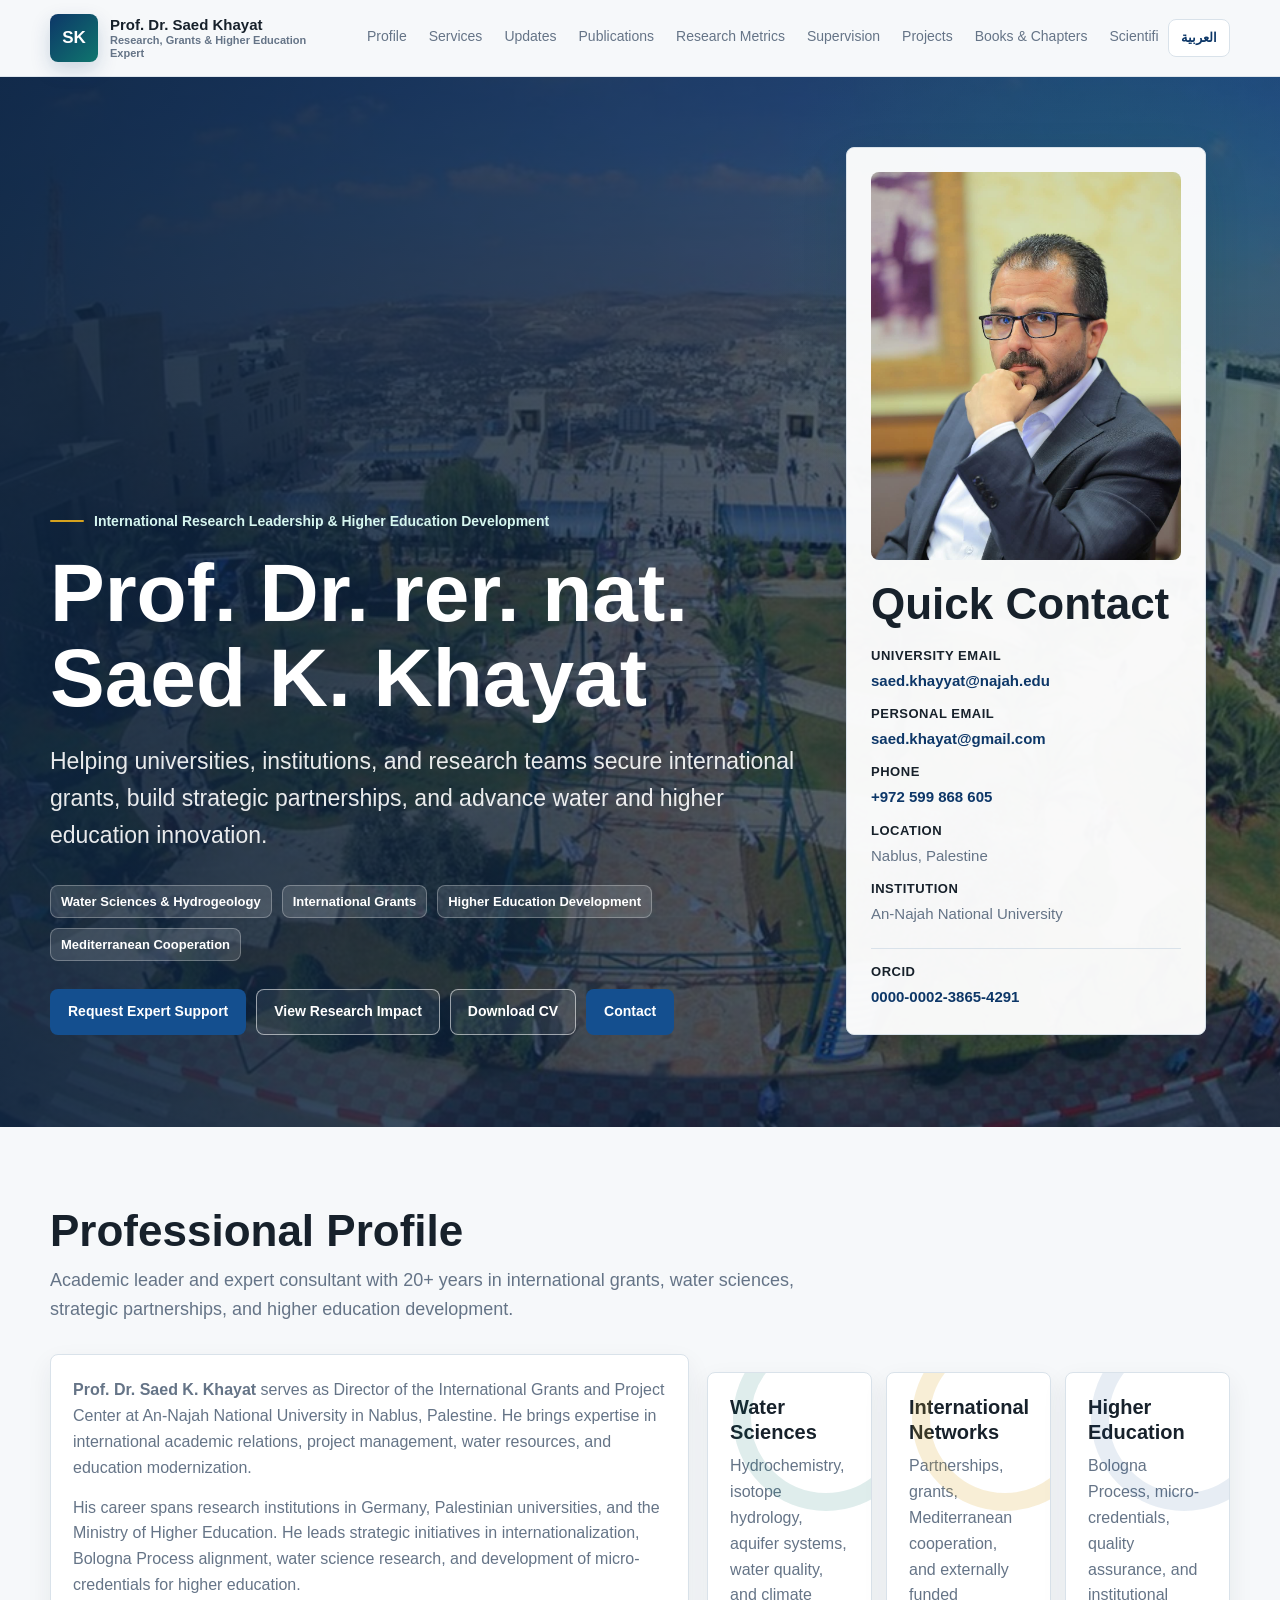
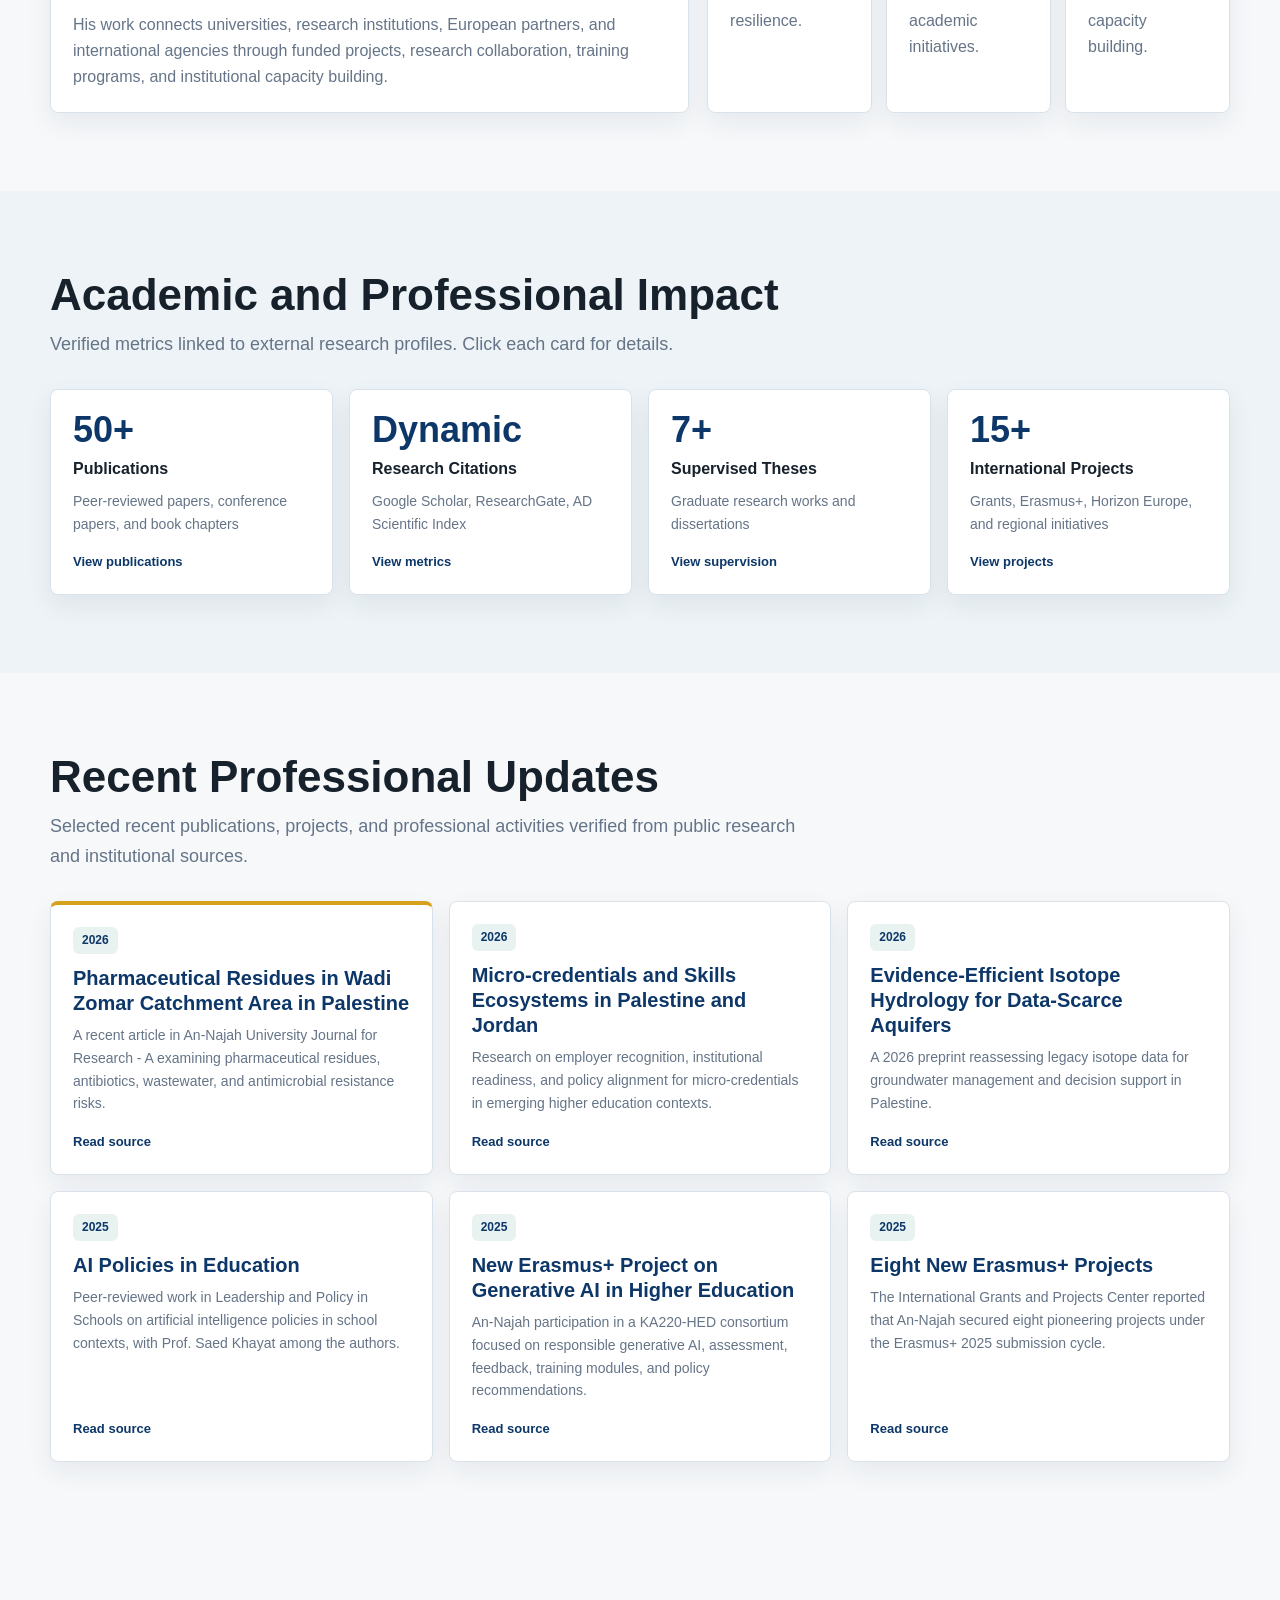
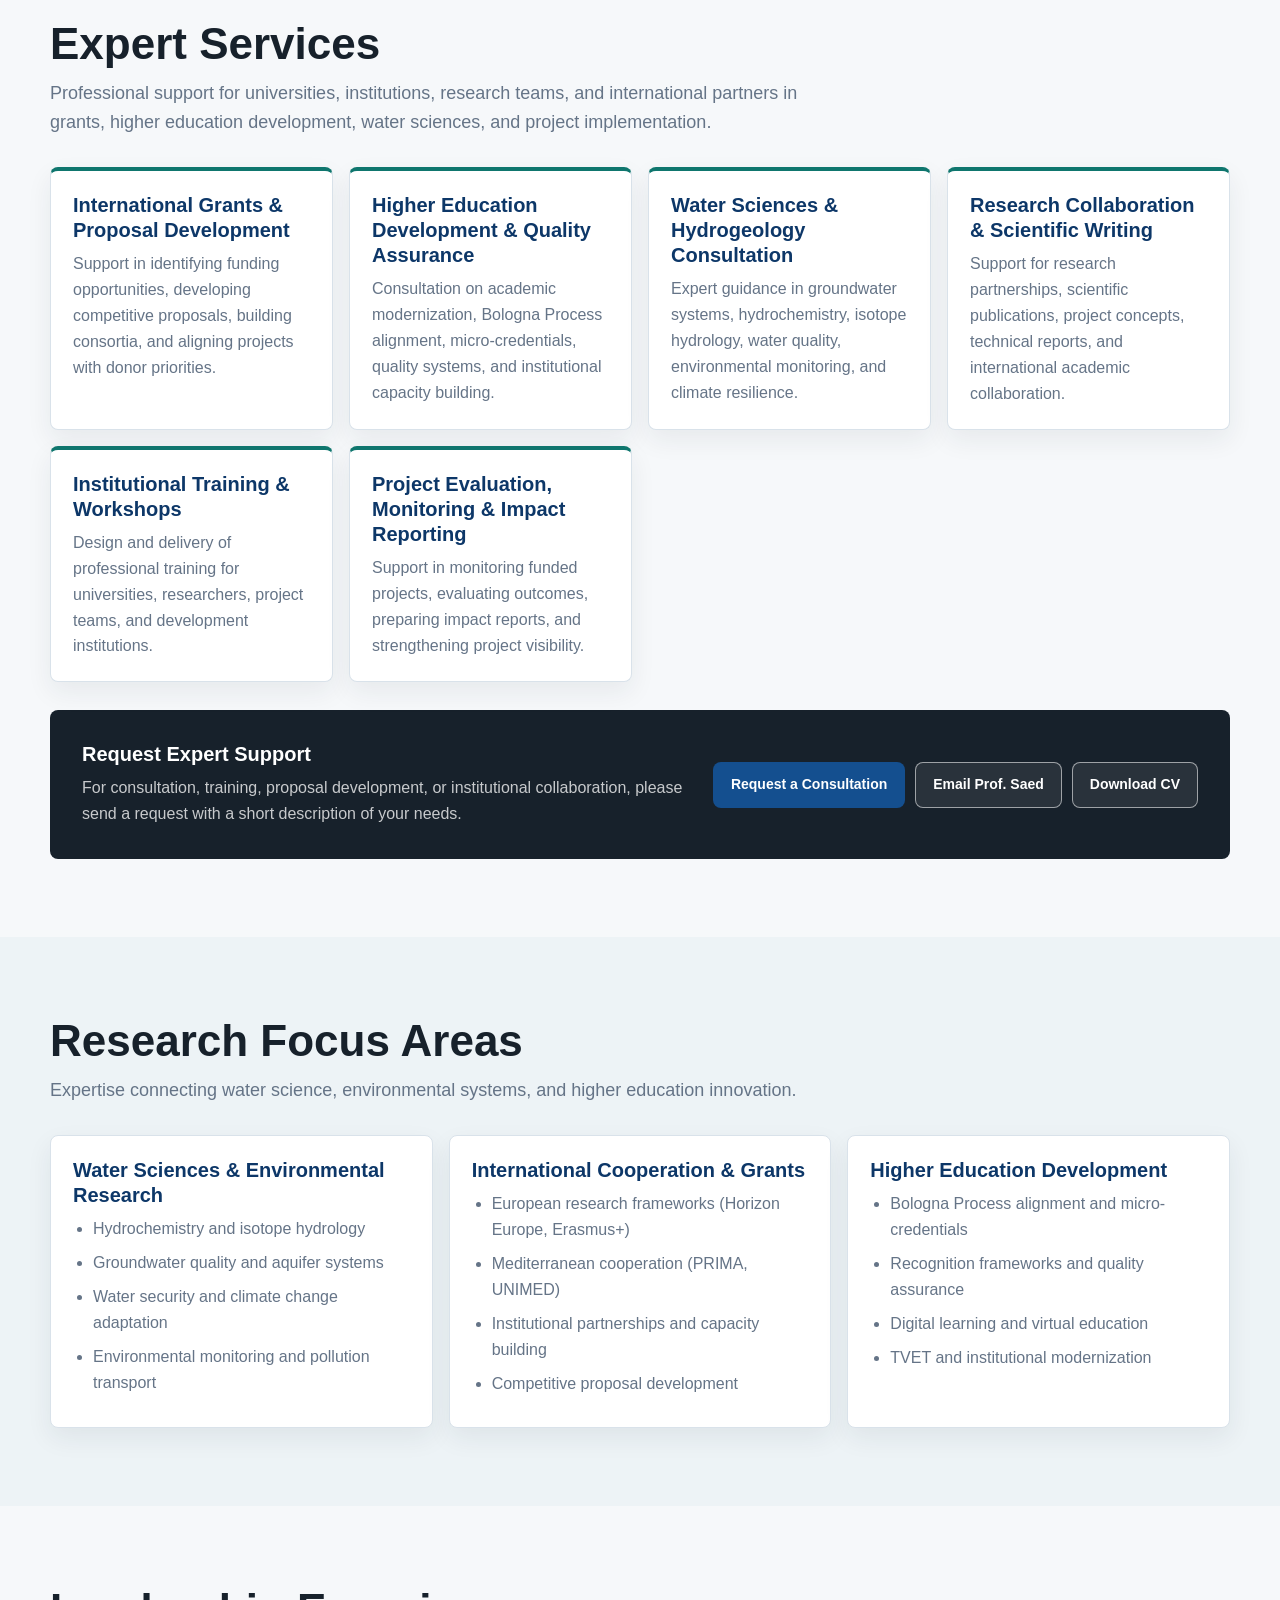
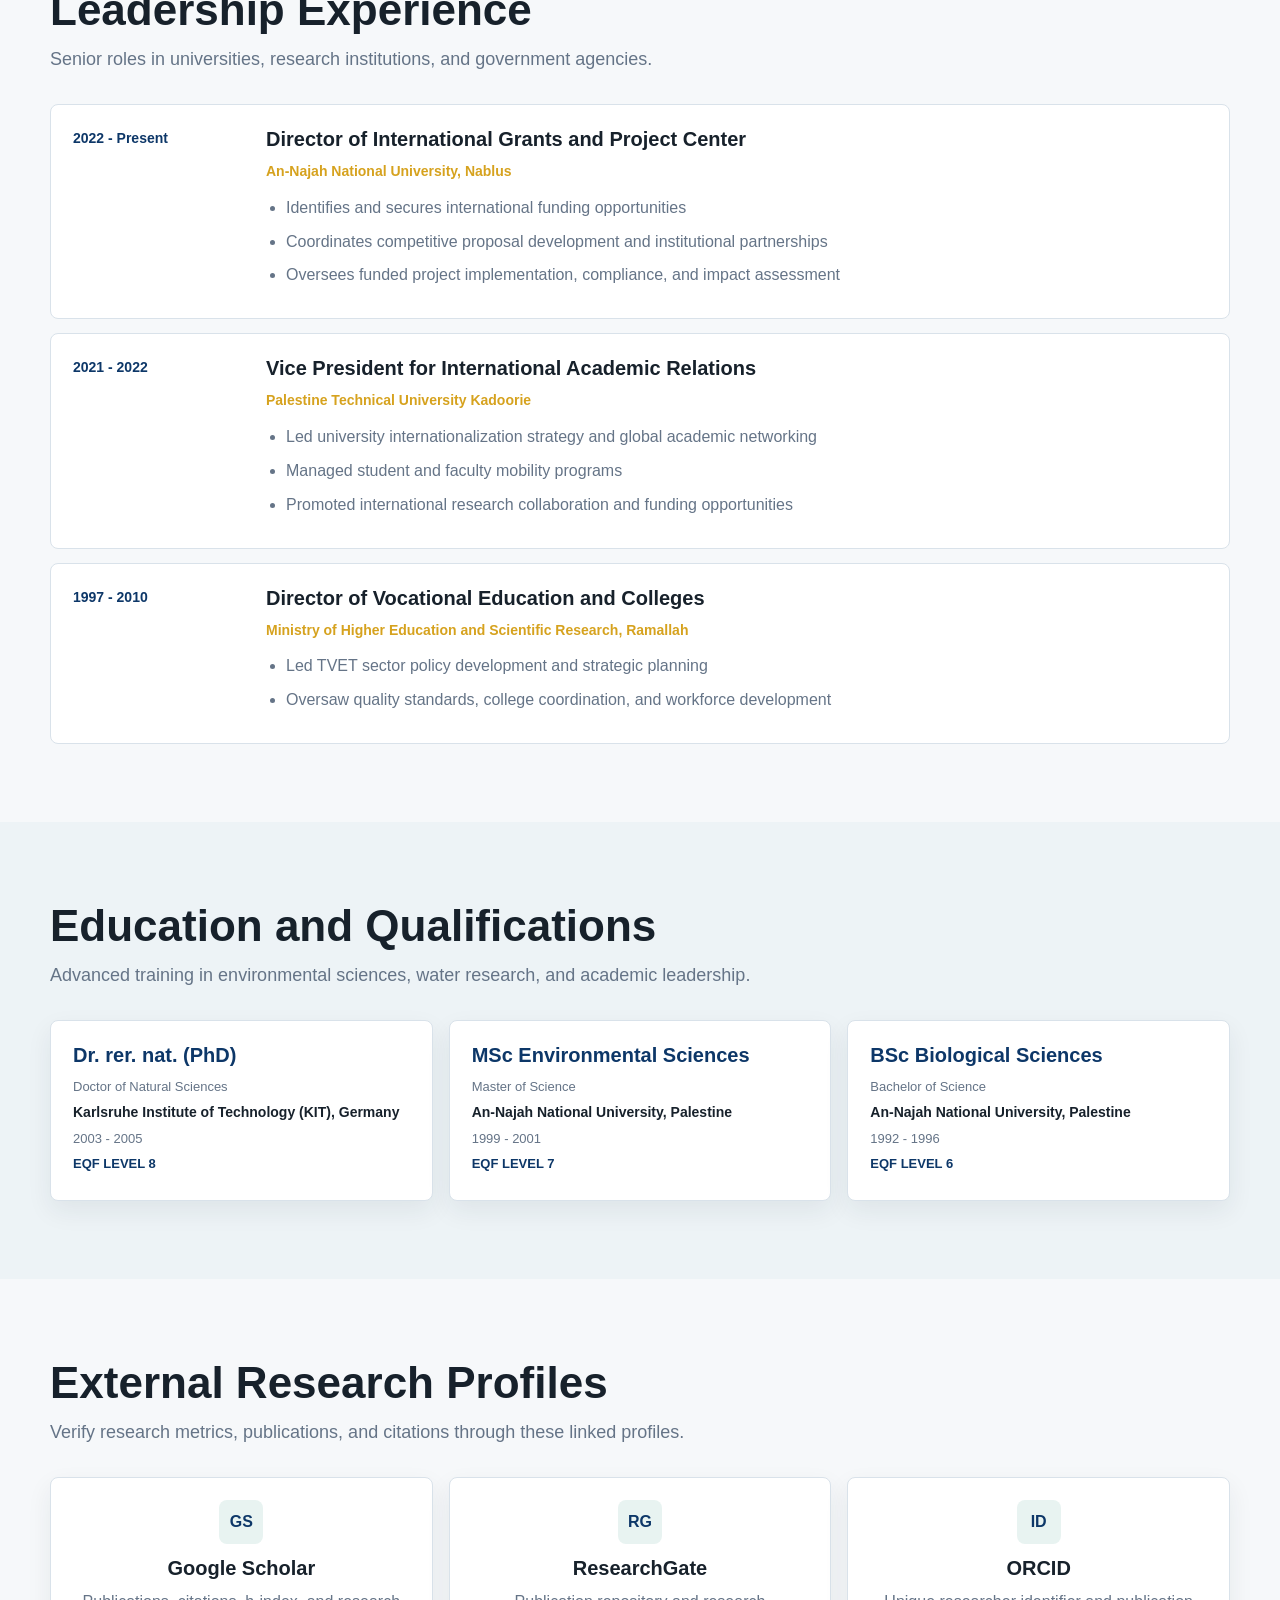
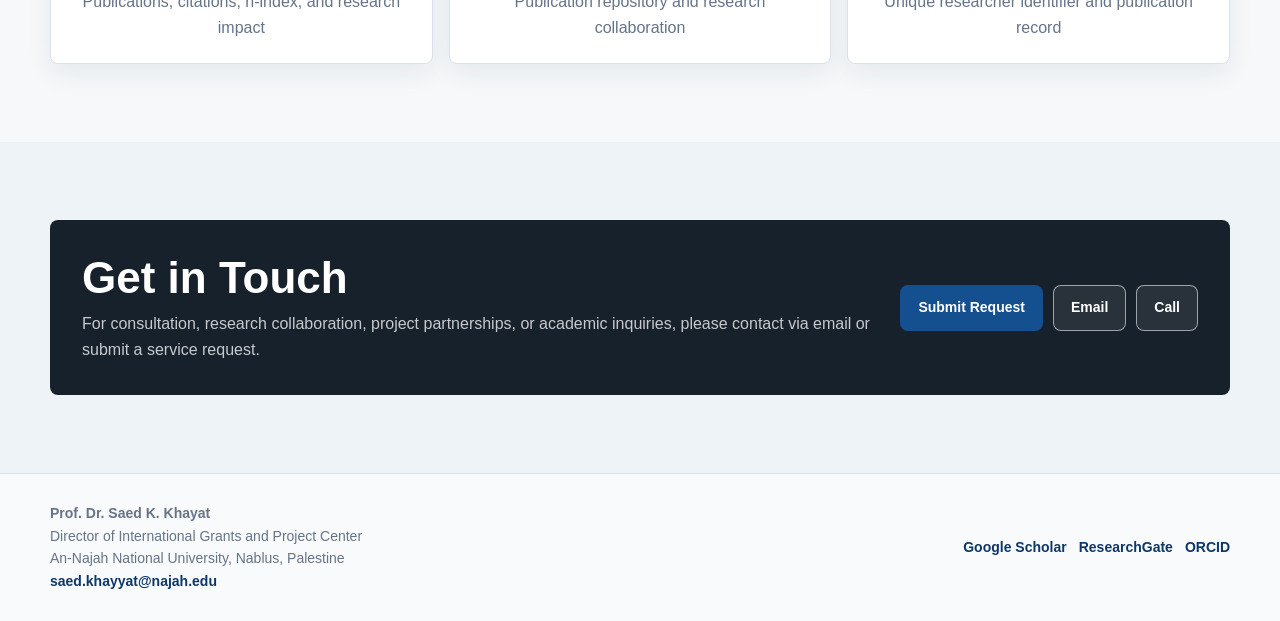
<file: index.html>
<!doctype html>
<html lang="en" dir="ltr">
<head>
  <meta charset="utf-8">
  <meta name="viewport" content="width=device-width, initial-scale=1">
  <meta name="description" content="Bilingual expert platform for Prof. Dr. Saed K. Khayat: international grants, water sciences, higher education development, research collaboration, and institutional consultation.">
  <meta property="og:title" content="Prof. Dr. Saed K. Khayat - Expert Platform">
  <meta property="og:description" content="Research, grants, water sciences, and higher education expertise for universities, institutions, and international partners.">
  <meta property="og:type" content="profile">
  <title data-i18n="meta.title">Prof. Dr. Saed K. Khayat | Expert Platform</title>
  <link rel="stylesheet" href="styles.css">
</head>
<body>
  <header class="site-header">
    <nav class="nav" aria-label="Main navigation">
      <a class="brand" href="index.html" aria-label="Prof. Dr. Saed Khayat home">
        <span class="brand-mark" aria-hidden="true">SK</span>
        <span class="brand-text">
          <strong data-i18n="brand.name">Prof. Dr. Saed Khayat</strong>
          <small data-i18n="brand.tagline">Research, Grants & Higher Education Expert</small>
        </span>
      </a>
      <div class="nav-right">
        <div class="nav-links">
          <a href="#about" data-i18n="nav.profile">Profile</a>
          <a href="#services" data-i18n="nav.services">Services</a>
          <a href="#recent-updates" data-i18n="nav.updates">Updates</a>
          <a href="publications.html" data-i18n="nav.publications">Publications</a>
          <a href="research-metrics.html" data-i18n="nav.metrics">Research Metrics</a>
          <a href="supervision.html" data-i18n="nav.supervision">Supervision</a>
          <a href="projects.html" data-i18n="nav.projects">Projects</a>
          <a href="books.html" data-i18n="nav.books">Books & Chapters</a>
          <a href="activities.html" data-i18n="nav.activities">Scientific Activities</a>
          <a href="news.html" data-i18n="nav.news">News & Media</a>
          <a href="#contact" data-i18n="nav.contact">Contact</a>
        </div>
        <button class="language-toggle" type="button" data-language-toggle aria-label="Switch language">
          <span data-language-label>العربية</span>
        </button>
      </div>
    </nav>
  </header>

  <main id="home">
    <section class="hero" aria-label="Introduction">
      <div class="hero-inner">
        <div>
          <p class="eyebrow" data-i18n="hero.eyebrow">International Research Leadership & Higher Education Development</p>
          <h1 data-i18n="hero.title">Prof. Dr. rer. nat. Saed K. Khayat</h1>
          <p class="lead" data-i18n="hero.lead">Helping universities, institutions, and research teams secure international grants, build strategic partnerships, and advance water and higher education innovation.</p>
          <div class="focus-line" aria-label="Professional focus areas">
            <span data-i18n="hero.focus.water">Water Sciences & Hydrogeology</span>
            <span data-i18n="hero.focus.grants">International Grants</span>
            <span data-i18n="hero.focus.education">Higher Education Development</span>
            <span data-i18n="hero.focus.cooperation">Mediterranean Cooperation</span>
          </div>
          <div class="actions">
            <a class="button primary" href="#services" data-i18n="hero.cta.support">Request Expert Support</a>
            <a class="button secondary" href="research-metrics.html" data-i18n="hero.cta.impact">View Research Impact</a>
            <a class="button secondary" href="Saed-Khayat-CV.pdf" target="_blank" rel="noopener" data-i18n="hero.cta.cv">Download CV</a>
            <a class="button primary" href="mailto:saed.khayat@gmail.com" data-i18n="hero.cta.contact">Contact</a>
          </div>
        </div>
        <aside class="hero-card" aria-label="Contact summary">
          <img class="portrait" src="saed-khayat.jpg" alt="Prof. Dr. Saed K. Khayat">
          <h2 data-i18n="contact.quick">Quick Contact</h2>
          <ul class="contact-list">
            <li><strong data-i18n="contact.universityEmail">University Email</strong><a href="mailto:saed.khayyat@najah.edu">saed.khayyat@najah.edu</a></li>
            <li><strong data-i18n="contact.personalEmail">Personal Email</strong><a href="mailto:saed.khayat@gmail.com">saed.khayat@gmail.com</a></li>
            <li><strong data-i18n="contact.phone">Phone</strong><a href="tel:+972599868605">+972 599 868 605</a></li>
            <li><strong data-i18n="contact.locationLabel">Location</strong><span data-i18n="contact.location">Nablus, Palestine</span></li>
            <li><strong data-i18n="contact.institutionLabel">Institution</strong><span data-i18n="contact.institution">An-Najah National University</span></li>
            <li class="contact-divider"><strong>ORCID</strong><a href="https://orcid.org/0000-0002-3865-4291" target="_blank" rel="noopener">0000-0002-3865-4291</a></li>
          </ul>
        </aside>
      </div>
    </section>

    <section class="section" id="about">
      <div class="wrap">
        <div class="section-head">
          <h2 data-i18n="about.title">Professional Profile</h2>
          <p data-i18n="about.subtitle">Academic leader and expert consultant with 20+ years in international grants, water sciences, strategic partnerships, and higher education development.</p>
        </div>
        <div class="profile-grid">
          <div class="panel">
            <p data-i18n-html="about.p1"><strong>Prof. Dr. Saed K. Khayat</strong> serves as Director of the International Grants and Project Center at An-Najah National University in Nablus, Palestine. He brings expertise in international academic relations, project management, water resources, and education modernization.</p>
            <p data-i18n="about.p2">His career spans research institutions in Germany, Palestinian universities, and the Ministry of Higher Education. He leads strategic initiatives in internationalization, Bologna Process alignment, water science research, and development of micro-credentials for higher education.</p>
            <p data-i18n="about.p3">His work connects universities, research institutions, European partners, and international agencies through funded projects, research collaboration, training programs, and institutional capacity building.</p>
          </div>
          <div class="visual-signals" aria-label="Core expertise areas">
            <article class="signal water">
              <h3 data-i18n="signal.water.title">Water Sciences</h3>
              <p data-i18n="signal.water.text">Hydrochemistry, isotope hydrology, aquifer systems, water quality, and climate resilience.</p>
            </article>
            <article class="signal network">
              <h3 data-i18n="signal.network.title">International Networks</h3>
              <p data-i18n="signal.network.text">Partnerships, grants, Mediterranean cooperation, and externally funded academic initiatives.</p>
            </article>
            <article class="signal">
              <h3 data-i18n="signal.education.title">Higher Education</h3>
              <p data-i18n="signal.education.text">Bologna Process, micro-credentials, quality assurance, and institutional capacity building.</p>
            </article>
          </div>
        </div>
      </div>
    </section>

    <section class="section alt" id="impact">
      <div class="wrap">
        <div class="section-head">
          <h2 data-i18n="impact.title">Academic and Professional Impact</h2>
          <p data-i18n="impact.subtitle">Verified metrics linked to external research profiles. Click each card for details.</p>
        </div>
        <div class="impact-grid">
          <a href="publications.html" class="impact-card">
            <div class="impact-number">50+</div>
            <div class="impact-label" data-i18n="impact.publications.label">Publications</div>
            <div class="impact-description" data-i18n="impact.publications.text">Journal articles, conference papers, and book chapters</div>
            <div class="impact-action" data-i18n="impact.publications.action">View publications</div>
          </a>
          <a href="research-metrics.html" class="impact-card">
            <div class="impact-number" data-i18n="impact.citations.number">Dynamic</div>
            <div class="impact-label" data-i18n="impact.citations.label">Research Citations</div>
            <div class="impact-description" data-i18n="impact.citations.text">Google Scholar, ResearchGate, AD Scientific Index</div>
            <div class="impact-action" data-i18n="impact.citations.action">View metrics</div>
          </a>
          <a href="supervision.html" class="impact-card">
            <div class="impact-number">7+</div>
            <div class="impact-label" data-i18n="impact.supervision.label">Supervised Theses</div>
            <div class="impact-description" data-i18n="impact.supervision.text">Graduate research works and dissertations</div>
            <div class="impact-action" data-i18n="impact.supervision.action">View supervision</div>
          </a>
          <a href="projects.html" class="impact-card">
            <div class="impact-number">15+</div>
            <div class="impact-label" data-i18n="impact.projects.label">International Projects</div>
            <div class="impact-description" data-i18n="impact.projects.text">Grants, Erasmus+, Horizon Europe, and regional initiatives</div>
            <div class="impact-action" data-i18n="impact.projects.action">View projects</div>
          </a>
        </div>
      </div>
    </section>

    <section class="section" id="recent-updates">
      <div class="wrap">
        <div class="section-head">
          <h2 data-i18n="updates.title">Recent Professional Updates</h2>
          <p data-i18n="updates.subtitle">Selected recent publications, projects, and professional activities verified from public research and institutional sources.</p>
        </div>
        <div class="updates-grid">
          <article class="update-card featured">
            <div class="update-meta">2026</div>
            <h3 data-i18n="updates.pharma.title">Pharmaceutical Residues in Wadi Zomar Catchment Area in Palestine</h3>
            <p data-i18n="updates.pharma.text">A recent article in An-Najah University Journal for Research - A examining pharmaceutical residues, antibiotics, wastewater, and antimicrobial resistance risks.</p>
            <a href="https://journals.najah.edu/journal/anujr-a/first-online/article/2885/" target="_blank" rel="noopener" data-i18n="updates.read">Read source</a>
          </article>
          <article class="update-card">
            <div class="update-meta">2026</div>
            <h3 data-i18n="updates.micro.title">Micro-credentials and Skills Ecosystems in Palestine and Jordan</h3>
            <p data-i18n="updates.micro.text">Research on employer recognition, institutional readiness, and policy alignment for micro-credentials in emerging higher education contexts.</p>
            <a href="https://www.researchgate.net/publication/408609117_Micro-credentials_and_skills_ecosystems_in_emerging_contexts_employer_recognition_institutional_readiness_and_policy_alignment_in_Palestine_and_Jordan" target="_blank" rel="noopener" data-i18n="updates.read">Read source</a>
          </article>
          <article class="update-card">
            <div class="update-meta">2026</div>
            <h3 data-i18n="updates.isotope.title">Evidence-Efficient Isotope Hydrology for Data-Scarce Aquifers</h3>
            <p data-i18n="updates.isotope.text">A 2026 preprint reassessing legacy isotope data for groundwater management and decision support in Palestine.</p>
            <a href="https://www.researchgate.net/publication/408438215_Evidence-Efficient_Isotope_Hydrology_for_Groundwater_Management_in_Data-Scarce_Aquifers_A_Legacy-Data_Reassessment_from_Palestine" target="_blank" rel="noopener" data-i18n="updates.read">Read source</a>
          </article>
          <article class="update-card">
            <div class="update-meta">2025</div>
            <h3 data-i18n="updates.aiPaper.title">AI Policies in Education</h3>
            <p data-i18n="updates.aiPaper.text">Peer-reviewed work in Leadership and Policy in Schools on artificial intelligence policies in school contexts, with Prof. Saed Khayat among the authors.</p>
            <a href="https://eric.ed.gov/?id=EJ1459752" target="_blank" rel="noopener" data-i18n="updates.read">Read source</a>
          </article>
          <article class="update-card">
            <div class="update-meta">2025</div>
            <h3 data-i18n="updates.aiProject.title">New Erasmus+ Project on Generative AI in Higher Education</h3>
            <p data-i18n="updates.aiProject.text">An-Najah participation in a KA220-HED consortium focused on responsible generative AI, assessment, feedback, training modules, and policy recommendations.</p>
            <a href="https://igpc.najah.edu/2025/08/19/456/" target="_blank" rel="noopener" data-i18n="updates.read">Read source</a>
          </article>
          <article class="update-card">
            <div class="update-meta">2025</div>
            <h3 data-i18n="updates.erasmus.title">Eight New Erasmus+ Projects</h3>
            <p data-i18n="updates.erasmus.text">The International Grants and Projects Center reported that An-Najah secured eight pioneering projects under the Erasmus+ 2025 submission cycle.</p>
            <a href="https://igpc.najah.edu/216-2/" target="_blank" rel="noopener" data-i18n="updates.read">Read source</a>
          </article>
        </div>
      </div>
    </section>

    <section class="section" id="services">
      <div class="wrap">
        <div class="section-head">
          <h2 data-i18n="services.title">Expert Services</h2>
          <p data-i18n="services.subtitle">Professional support for universities, institutions, research teams, and international partners in grants, higher education development, water sciences, and project implementation.</p>
        </div>
        <div class="service-grid">
          <article class="service-card">
            <h3 data-i18n="services.grants.title">International Grants & Proposal Development</h3>
            <p data-i18n="services.grants.text">Support in identifying funding opportunities, developing competitive proposals, building consortia, and aligning projects with donor priorities.</p>
          </article>
          <article class="service-card">
            <h3 data-i18n="services.qa.title">Higher Education Development & Quality Assurance</h3>
            <p data-i18n="services.qa.text">Consultation on academic modernization, Bologna Process alignment, micro-credentials, quality systems, and institutional capacity building.</p>
          </article>
          <article class="service-card">
            <h3 data-i18n="services.water.title">Water Sciences & Hydrogeology Consultation</h3>
            <p data-i18n="services.water.text">Expert guidance in groundwater systems, hydrochemistry, isotope hydrology, water quality, environmental monitoring, and climate resilience.</p>
          </article>
          <article class="service-card">
            <h3 data-i18n="services.writing.title">Research Collaboration & Scientific Writing</h3>
            <p data-i18n="services.writing.text">Support for research partnerships, scientific publications, project concepts, technical reports, and international academic collaboration.</p>
          </article>
          <article class="service-card">
            <h3 data-i18n="services.training.title">Institutional Training & Workshops</h3>
            <p data-i18n="services.training.text">Design and delivery of professional training for universities, researchers, project teams, and development institutions.</p>
          </article>
          <article class="service-card">
            <h3 data-i18n="services.evaluation.title">Project Evaluation, Monitoring & Impact Reporting</h3>
            <p data-i18n="services.evaluation.text">Support in monitoring funded projects, evaluating outcomes, preparing impact reports, and strengthening project visibility.</p>
          </article>
        </div>
        <div class="service-cta">
          <div>
            <h3 data-i18n="services.cta.title">Request Expert Support</h3>
            <p data-i18n="services.cta.text">For consultation, training, proposal development, or institutional collaboration, please send a request with a short description of your needs.</p>
          </div>
          <div class="contact-actions">
            <a href="https://docs.google.com/forms/d/e/1FAIpQLSfGXbcdu-6Vu3LqVeKIuuMRquaNIolkZrVNCHDMNFHvQilFlw/viewform" target="_blank" rel="noopener" class="button primary" data-i18n="services.cta.request">Request a Consultation</a>
            <a href="mailto:saed.khayat@gmail.com" class="button secondary" data-i18n="services.cta.email">Email Prof. Saed</a>
            <a href="Saed-Khayat-CV.pdf" target="_blank" rel="noopener" class="button secondary" data-i18n="services.cta.cv">Download CV</a>
          </div>
        </div>
      </div>
    </section>

    <section class="section alt" id="research-interests">
      <div class="wrap">
        <div class="section-head">
          <h2 data-i18n="research.title">Research Focus Areas</h2>
          <p data-i18n="research.subtitle">Expertise connecting water science, environmental systems, and higher education innovation.</p>
        </div>
        <div class="research-areas">
          <div class="area-group">
            <h3 data-i18n="research.water.title">Water Sciences & Environmental Research</h3>
            <ul class="area-list">
              <li data-i18n="research.water.1">Hydrochemistry and isotope hydrology</li>
              <li data-i18n="research.water.2">Groundwater quality and aquifer systems</li>
              <li data-i18n="research.water.3">Water security and climate change adaptation</li>
              <li data-i18n="research.water.4">Environmental monitoring and pollution transport</li>
            </ul>
          </div>
          <div class="area-group">
            <h3 data-i18n="research.grants.title">International Cooperation & Grants</h3>
            <ul class="area-list">
              <li data-i18n="research.grants.1">European research frameworks (Horizon Europe, Erasmus+)</li>
              <li data-i18n="research.grants.2">Mediterranean cooperation (PRIMA, UNIMED)</li>
              <li data-i18n="research.grants.3">Institutional partnerships and capacity building</li>
              <li data-i18n="research.grants.4">Competitive proposal development</li>
            </ul>
          </div>
          <div class="area-group">
            <h3 data-i18n="research.education.title">Higher Education Development</h3>
            <ul class="area-list">
              <li data-i18n="research.education.1">Bologna Process alignment and micro-credentials</li>
              <li data-i18n="research.education.2">Recognition frameworks and quality assurance</li>
              <li data-i18n="research.education.3">Digital learning and virtual education</li>
              <li data-i18n="research.education.4">TVET and institutional modernization</li>
            </ul>
          </div>
        </div>
      </div>
    </section>

    <section class="section" id="experience">
      <div class="wrap">
        <div class="section-head">
          <h2 data-i18n="experience.title">Leadership Experience</h2>
          <p data-i18n="experience.subtitle">Senior roles in universities, research institutions, and government agencies.</p>
        </div>
        <div class="timeline">
          <article class="item">
            <div class="date">2022 - Present</div>
            <div>
              <h3 data-i18n="experience.current.title">Director of International Grants and Project Center</h3>
              <p class="org" data-i18n="experience.current.org">An-Najah National University, Nablus</p>
              <ul>
                <li data-i18n="experience.current.1">Identifies and secures international funding opportunities</li>
                <li data-i18n="experience.current.2">Coordinates competitive proposal development and institutional partnerships</li>
                <li data-i18n="experience.current.3">Oversees funded project implementation, compliance, and impact assessment</li>
              </ul>
            </div>
          </article>
          <article class="item">
            <div class="date">2021 - 2022</div>
            <div>
              <h3 data-i18n="experience.vp.title">Vice President for International Academic Relations</h3>
              <p class="org" data-i18n="experience.vp.org">Palestine Technical University Kadoorie</p>
              <ul>
                <li data-i18n="experience.vp.1">Led university internationalization strategy and global academic networking</li>
                <li data-i18n="experience.vp.2">Managed student and faculty mobility programs</li>
                <li data-i18n="experience.vp.3">Promoted international research collaboration and funding opportunities</li>
              </ul>
            </div>
          </article>
          <article class="item">
            <div class="date">1997 - 2010</div>
            <div>
              <h3 data-i18n="experience.mohe.title">Director of Vocational Education and Colleges</h3>
              <p class="org" data-i18n="experience.mohe.org">Ministry of Higher Education and Scientific Research, Ramallah</p>
              <ul>
                <li data-i18n="experience.mohe.1">Led TVET sector policy development and strategic planning</li>
                <li data-i18n="experience.mohe.2">Oversaw quality standards, college coordination, and workforce development</li>
              </ul>
            </div>
          </article>
        </div>
      </div>
    </section>

    <section class="section alt" id="education">
      <div class="wrap">
        <div class="section-head">
          <h2 data-i18n="education.title">Education and Qualifications</h2>
          <p data-i18n="education.subtitle">Advanced training in environmental sciences, water research, and academic leadership.</p>
        </div>
        <div class="education-grid">
          <article class="education-card">
            <h3>Dr. rer. nat. (PhD)</h3>
            <p class="degree-detail" data-i18n="education.phd.degree">Doctor of Natural Sciences</p>
            <p class="institution" data-i18n="education.phd.institution">Karlsruhe Institute of Technology (KIT), Germany</p>
            <p class="year">2003 - 2005</p>
            <p class="eqf">EQF Level 8</p>
          </article>
          <article class="education-card">
            <h3>MSc Environmental Sciences</h3>
            <p class="degree-detail" data-i18n="education.msc.degree">Master of Science</p>
            <p class="institution" data-i18n="education.msc.institution">An-Najah National University, Palestine</p>
            <p class="year">1999 - 2001</p>
            <p class="eqf">EQF Level 7</p>
          </article>
          <article class="education-card">
            <h3>BSc Biological Sciences</h3>
            <p class="degree-detail" data-i18n="education.bsc.degree">Bachelor of Science</p>
            <p class="institution" data-i18n="education.bsc.institution">An-Najah National University, Palestine</p>
            <p class="year">1992 - 1996</p>
            <p class="eqf">EQF Level 6</p>
          </article>
        </div>
      </div>
    </section>

    <section class="section" id="external-profiles">
      <div class="wrap">
        <div class="section-head">
          <h2 data-i18n="profiles.title">External Research Profiles</h2>
          <p data-i18n="profiles.subtitle">Verify research metrics, publications, and citations through these linked profiles.</p>
        </div>
        <div class="profile-links-grid">
          <a href="https://scholar.google.com/citations?user=iu7LktgAAAAJ&hl=ar" target="_blank" rel="noopener" class="profile-link">
            <div class="profile-icon">GS</div>
            <h3>Google Scholar</h3>
            <p data-i18n="profiles.scholar">Publications, citations, h-index, and research impact</p>
          </a>
          <a href="https://www.researchgate.net/profile/Saed-Khayat" target="_blank" rel="noopener" class="profile-link">
            <div class="profile-icon">RG</div>
            <h3>ResearchGate</h3>
            <p data-i18n="profiles.rg">Publication repository and research collaboration</p>
          </a>
          <a href="https://orcid.org/0000-0002-3865-4291" target="_blank" rel="noopener" class="profile-link">
            <div class="profile-icon">ID</div>
            <h3>ORCID</h3>
            <p data-i18n="profiles.orcid">Unique researcher identifier and publication record</p>
          </a>
        </div>
      </div>
    </section>

    <section class="section alt" id="contact">
      <div class="wrap">
        <div class="contact-band">
          <div>
            <h2 data-i18n="contact.title">Get in Touch</h2>
            <p data-i18n="contact.subtitle">For consultation, research collaboration, project partnerships, or academic inquiries, please contact via email or submit a service request.</p>
          </div>
          <div class="contact-actions">
            <a href="https://docs.google.com/forms/d/e/1FAIpQLSfGXbcdu-6Vu3LqVeKIuuMRquaNIolkZrVNCHDMNFHvQilFlw/viewform" target="_blank" rel="noopener" class="button primary" data-i18n="contact.request">Submit Request</a>
            <a href="mailto:saed.khayat@gmail.com" class="button secondary" data-i18n="contact.email">Email</a>
            <a href="tel:+972599868605" class="button secondary" data-i18n="contact.call">Call</a>
          </div>
        </div>
      </div>
    </section>
  </main>

  <footer class="footer">
    <div class="wrap">
      <div>
        <strong data-i18n="footer.name">Prof. Dr. Saed K. Khayat</strong><br>
        <span data-i18n="footer.role">Director of International Grants and Project Center</span><br>
        <span data-i18n="footer.place">An-Najah National University, Nablus, Palestine</span><br>
        <a href="mailto:saed.khayyat@najah.edu">saed.khayyat@najah.edu</a>
      </div>
      <div class="footer-links">
        <a href="https://scholar.google.com/citations?user=iu7LktgAAAAJ&hl=ar" target="_blank" rel="noopener">Google Scholar</a>
        <a href="https://www.researchgate.net/profile/Saed-Khayat" target="_blank" rel="noopener">ResearchGate</a>
        <a href="https://orcid.org/0000-0002-3865-4291" target="_blank" rel="noopener">ORCID</a>
      </div>
    </div>
  </footer>

  <script src="script.js"></script>
</body>
</html>
</file>
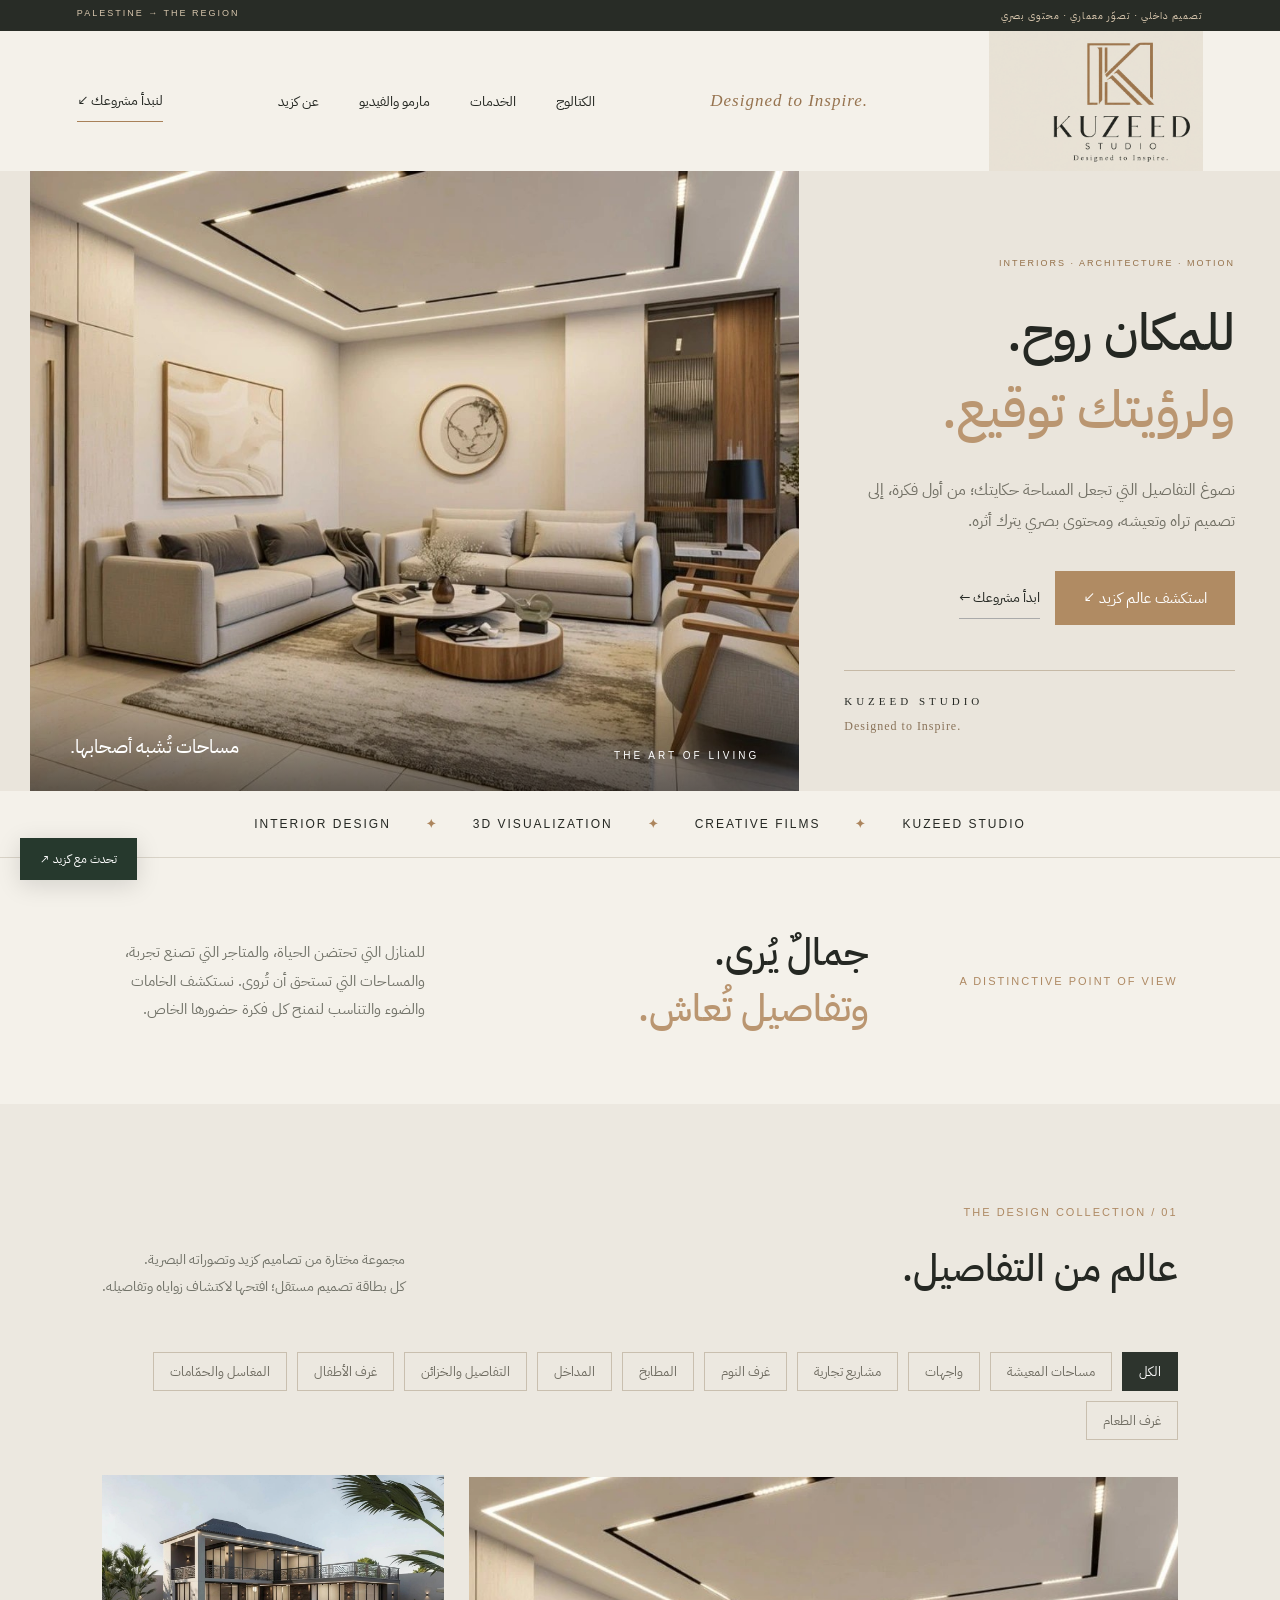
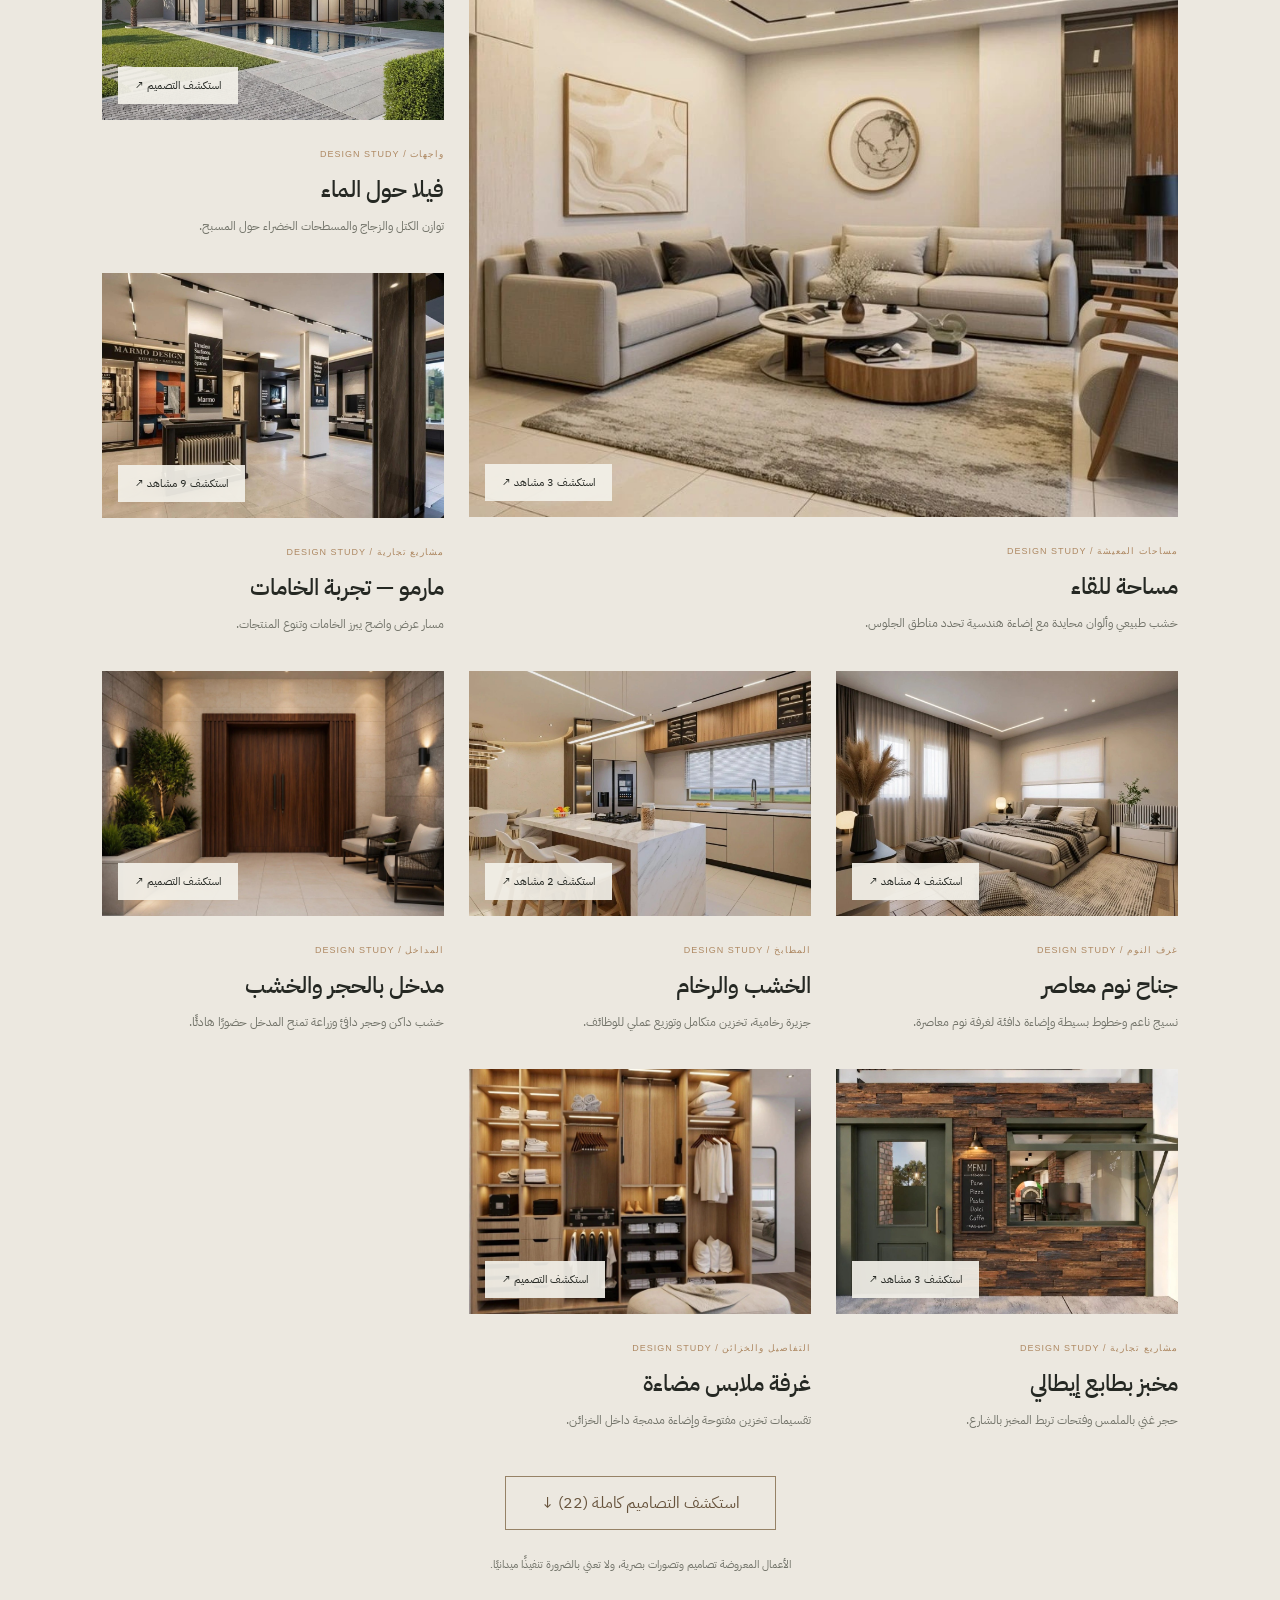
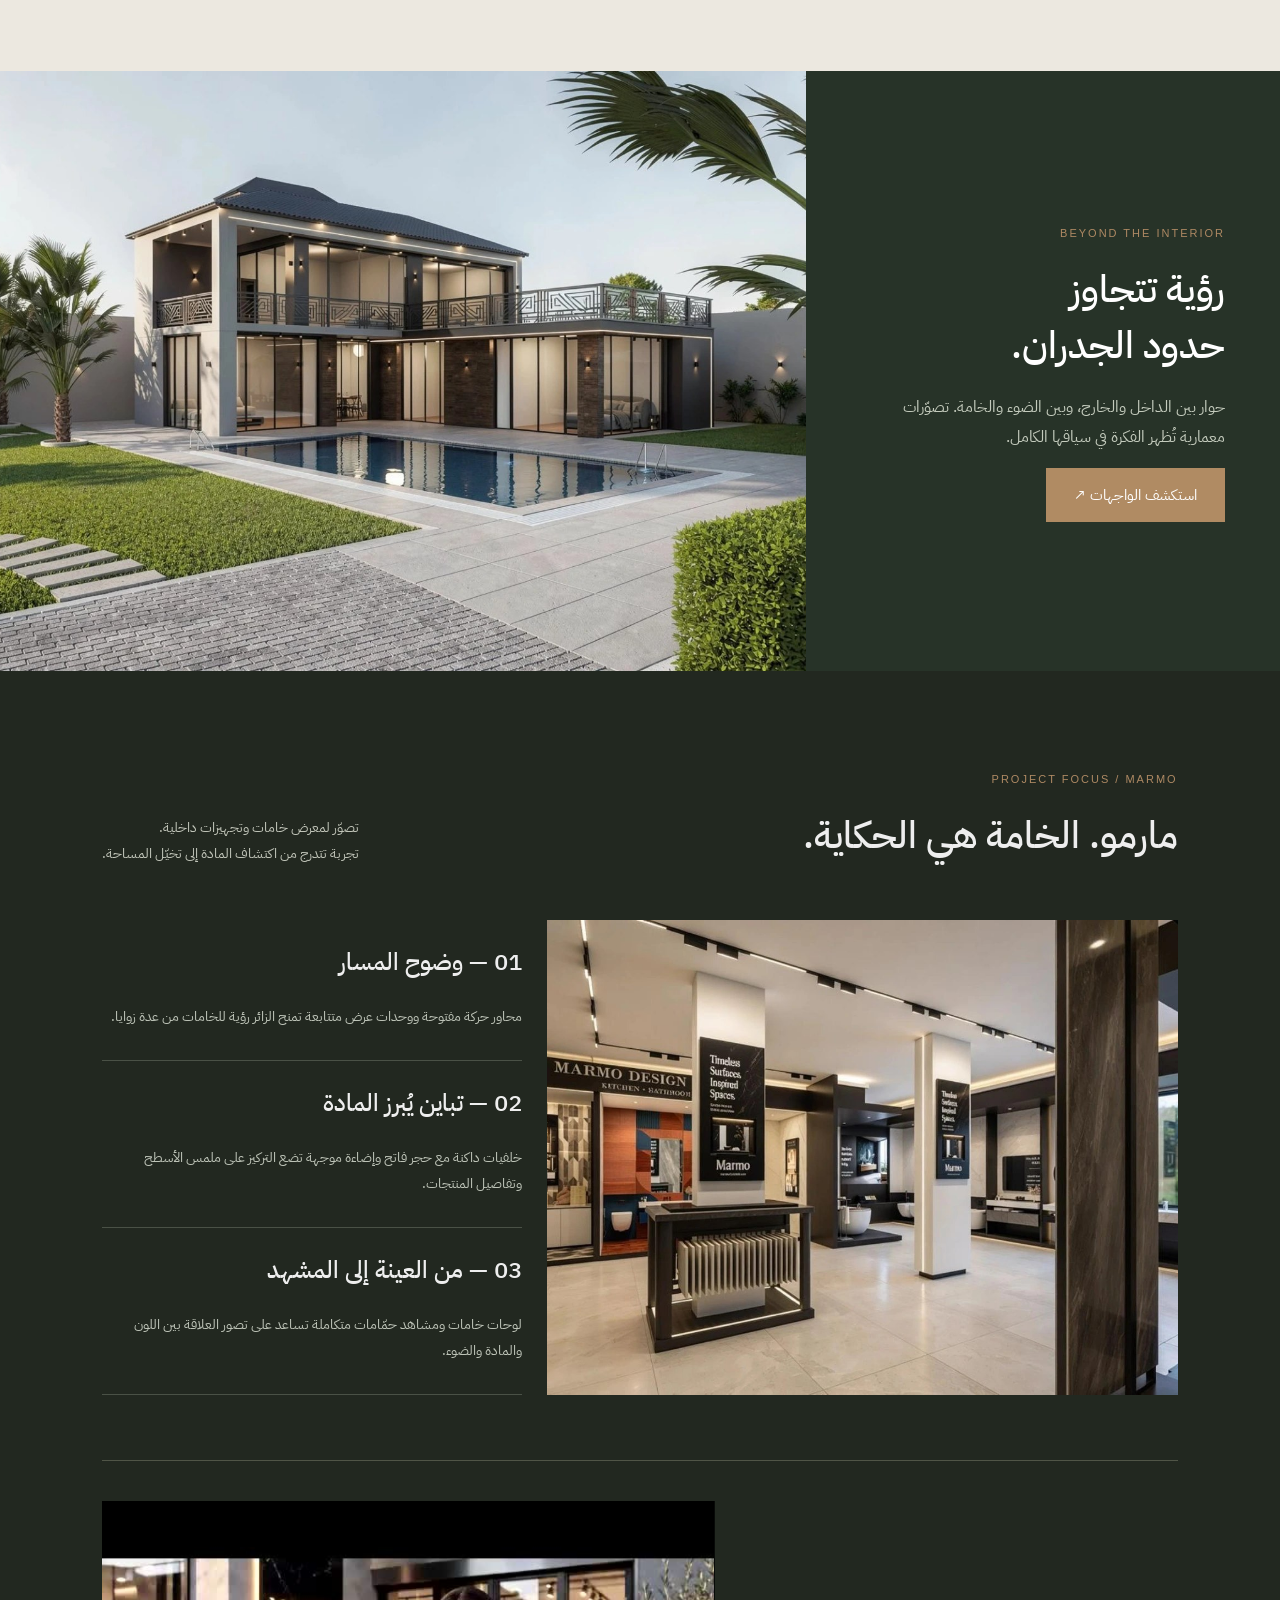
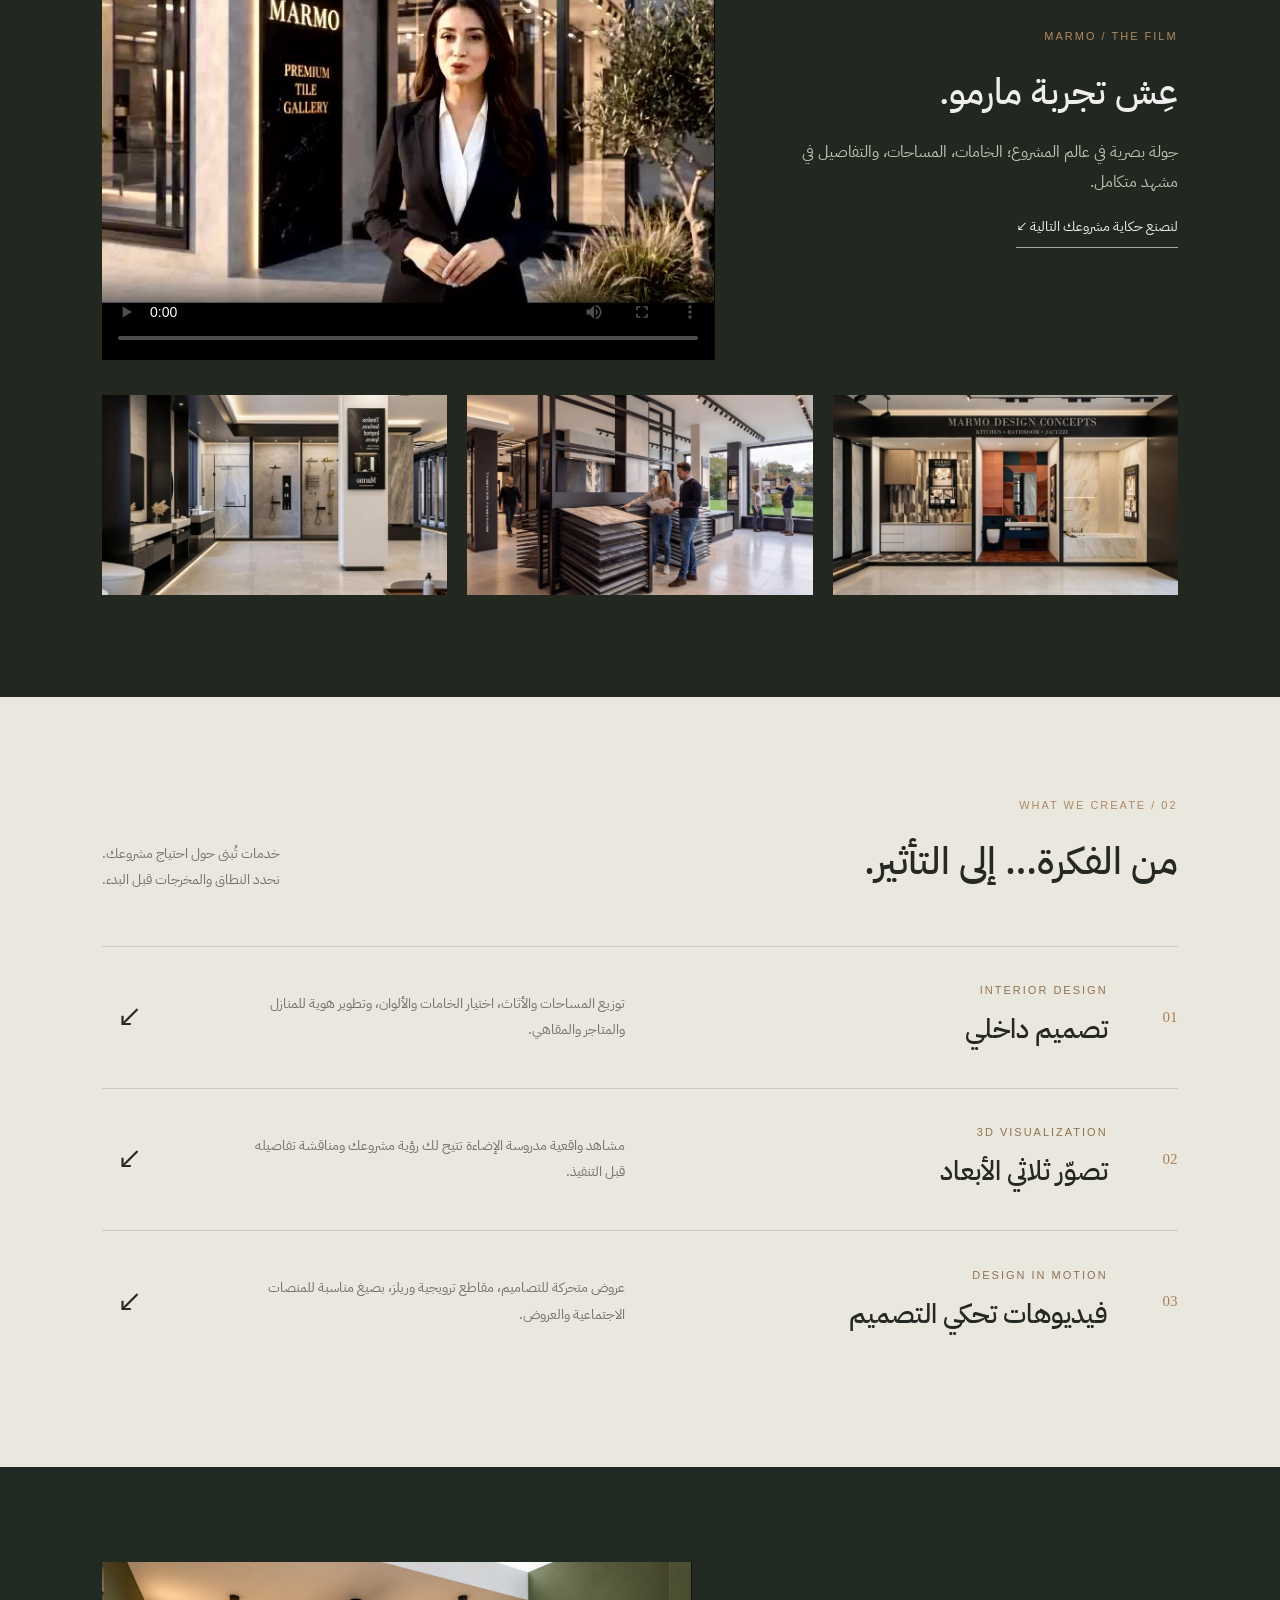
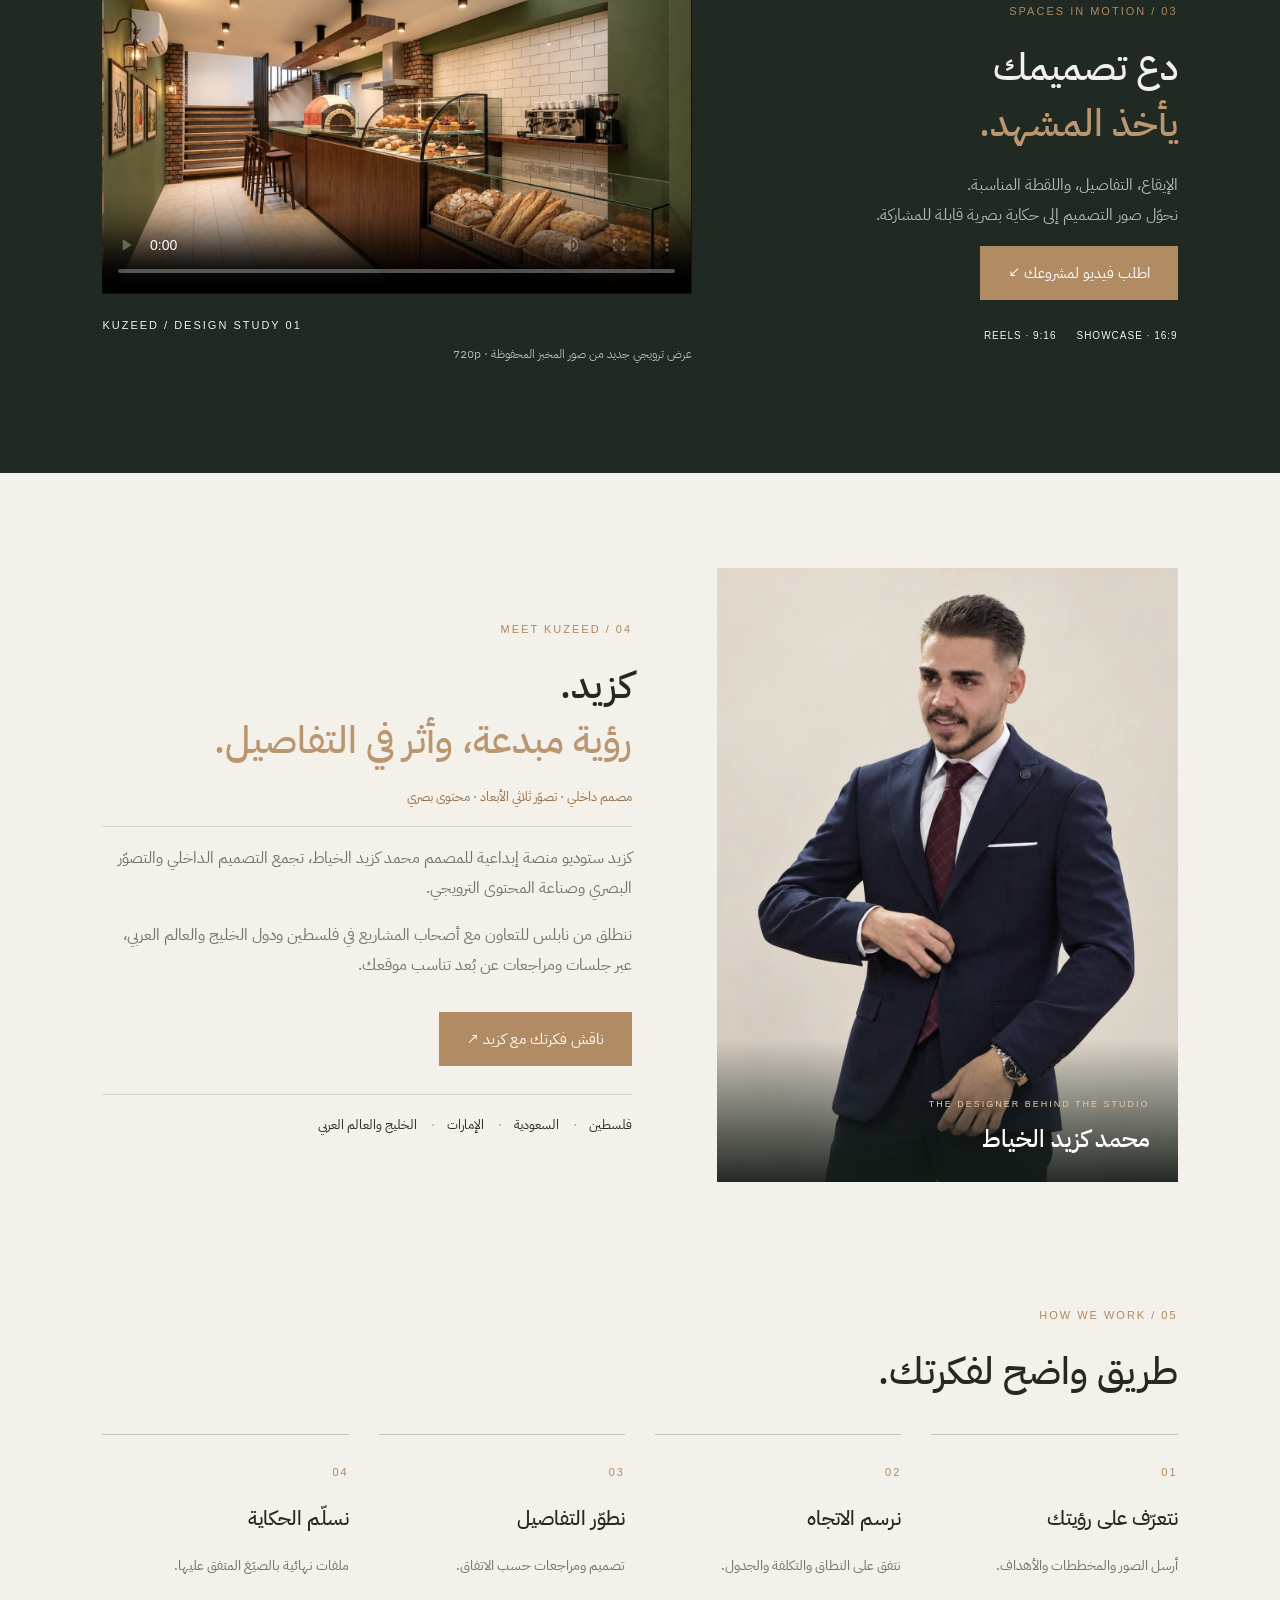
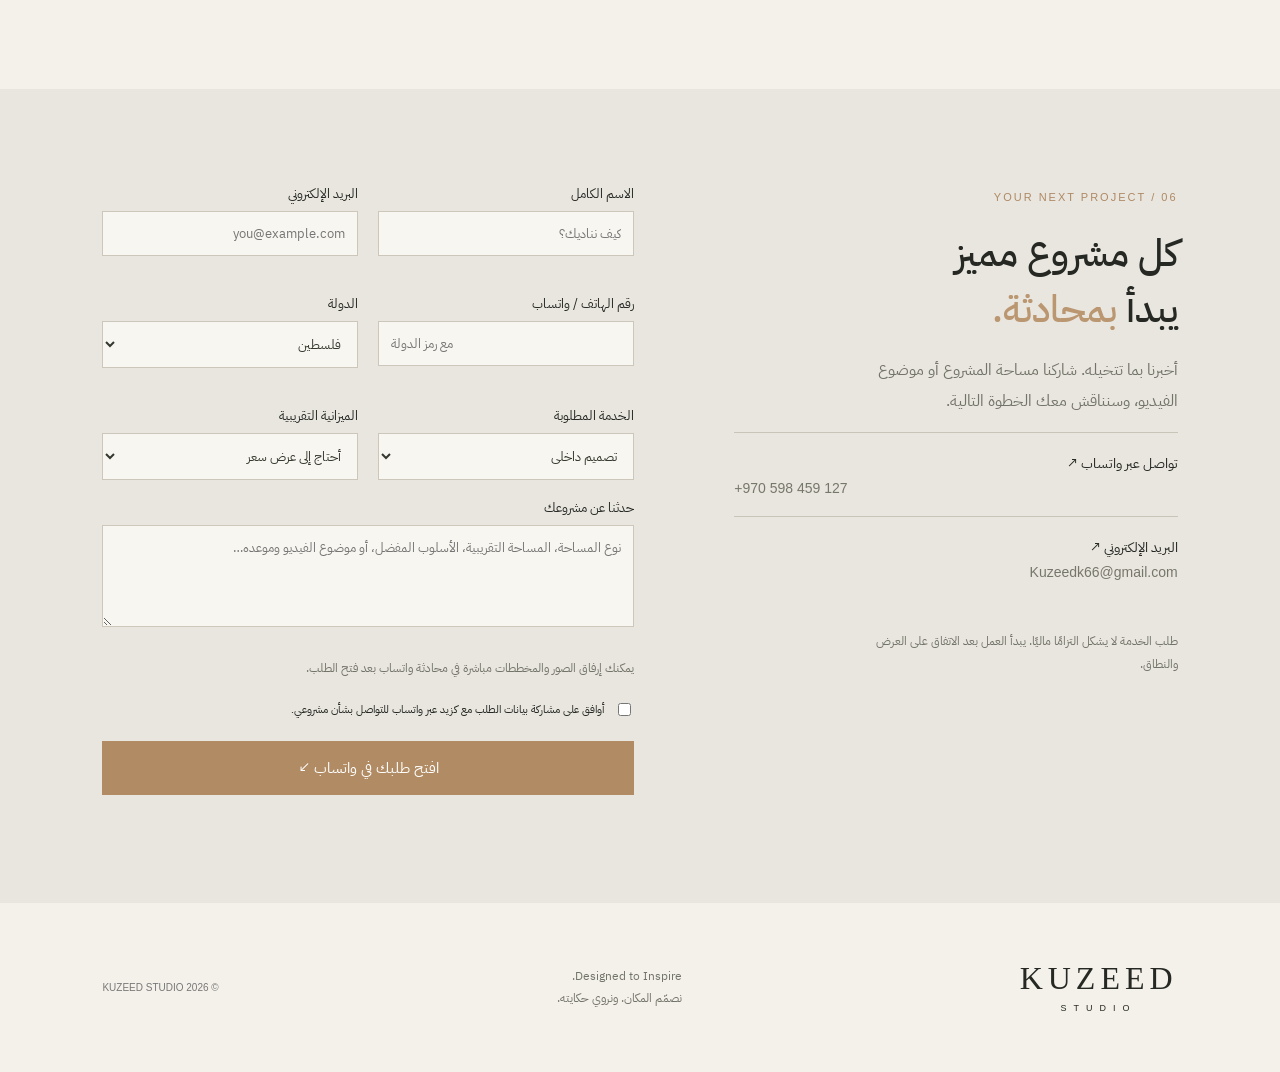
<file: kuzeed-studio/index.html>
<!doctype html><html lang="ar" dir="rtl"><head><meta charset="UTF-8"><meta name="viewport" content="width=device-width, initial-scale=1"><meta name="description" content="كزيد ستوديو: تصميم داخلي وتصوّر معماري ومحتوى بصري. استكشف الأعمال وتواصل مع المصمم محمد كزيد الخياط."><title>KUZEED STUDIO — Designed to Inspire.</title><link rel="icon" href="./favicon.svg"><link rel="stylesheet" href="./styles.css"></head><body><div id="root"></div><script src="./app.js" defer></script></body></html>
</file>
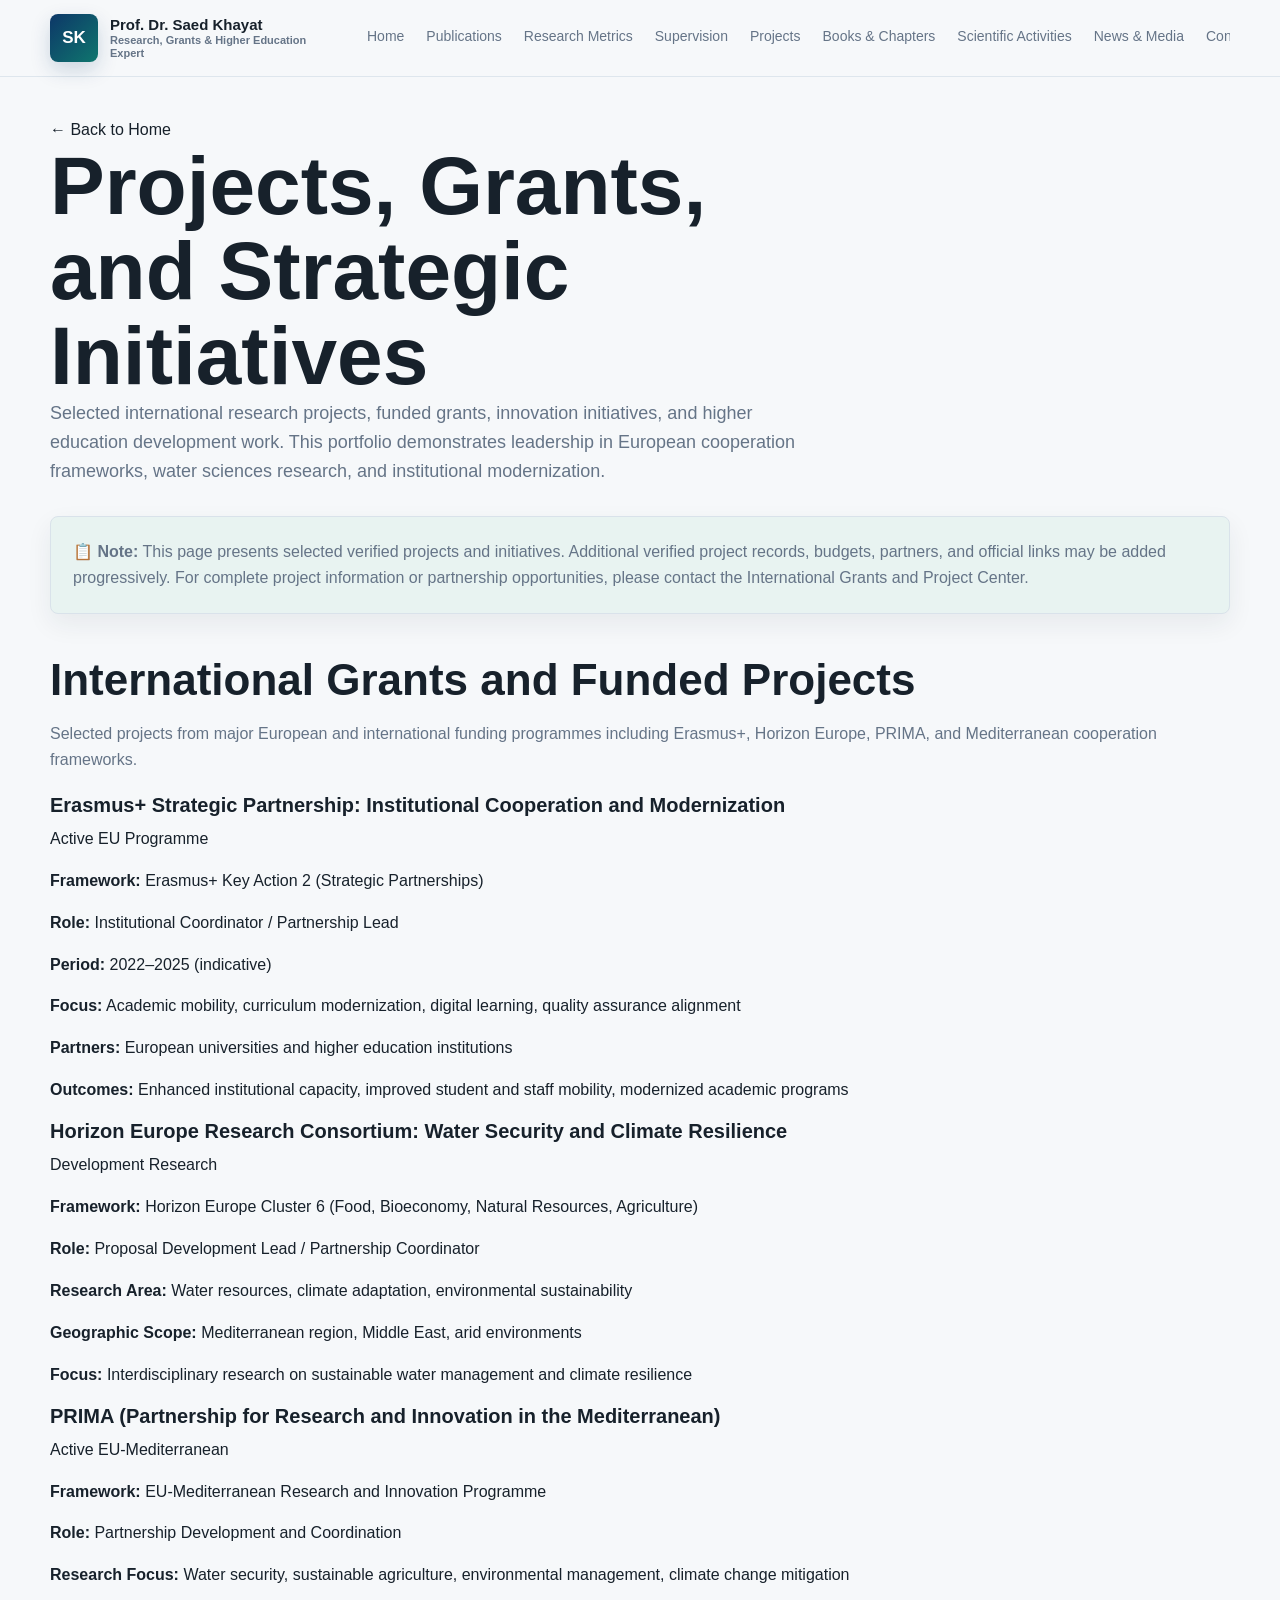
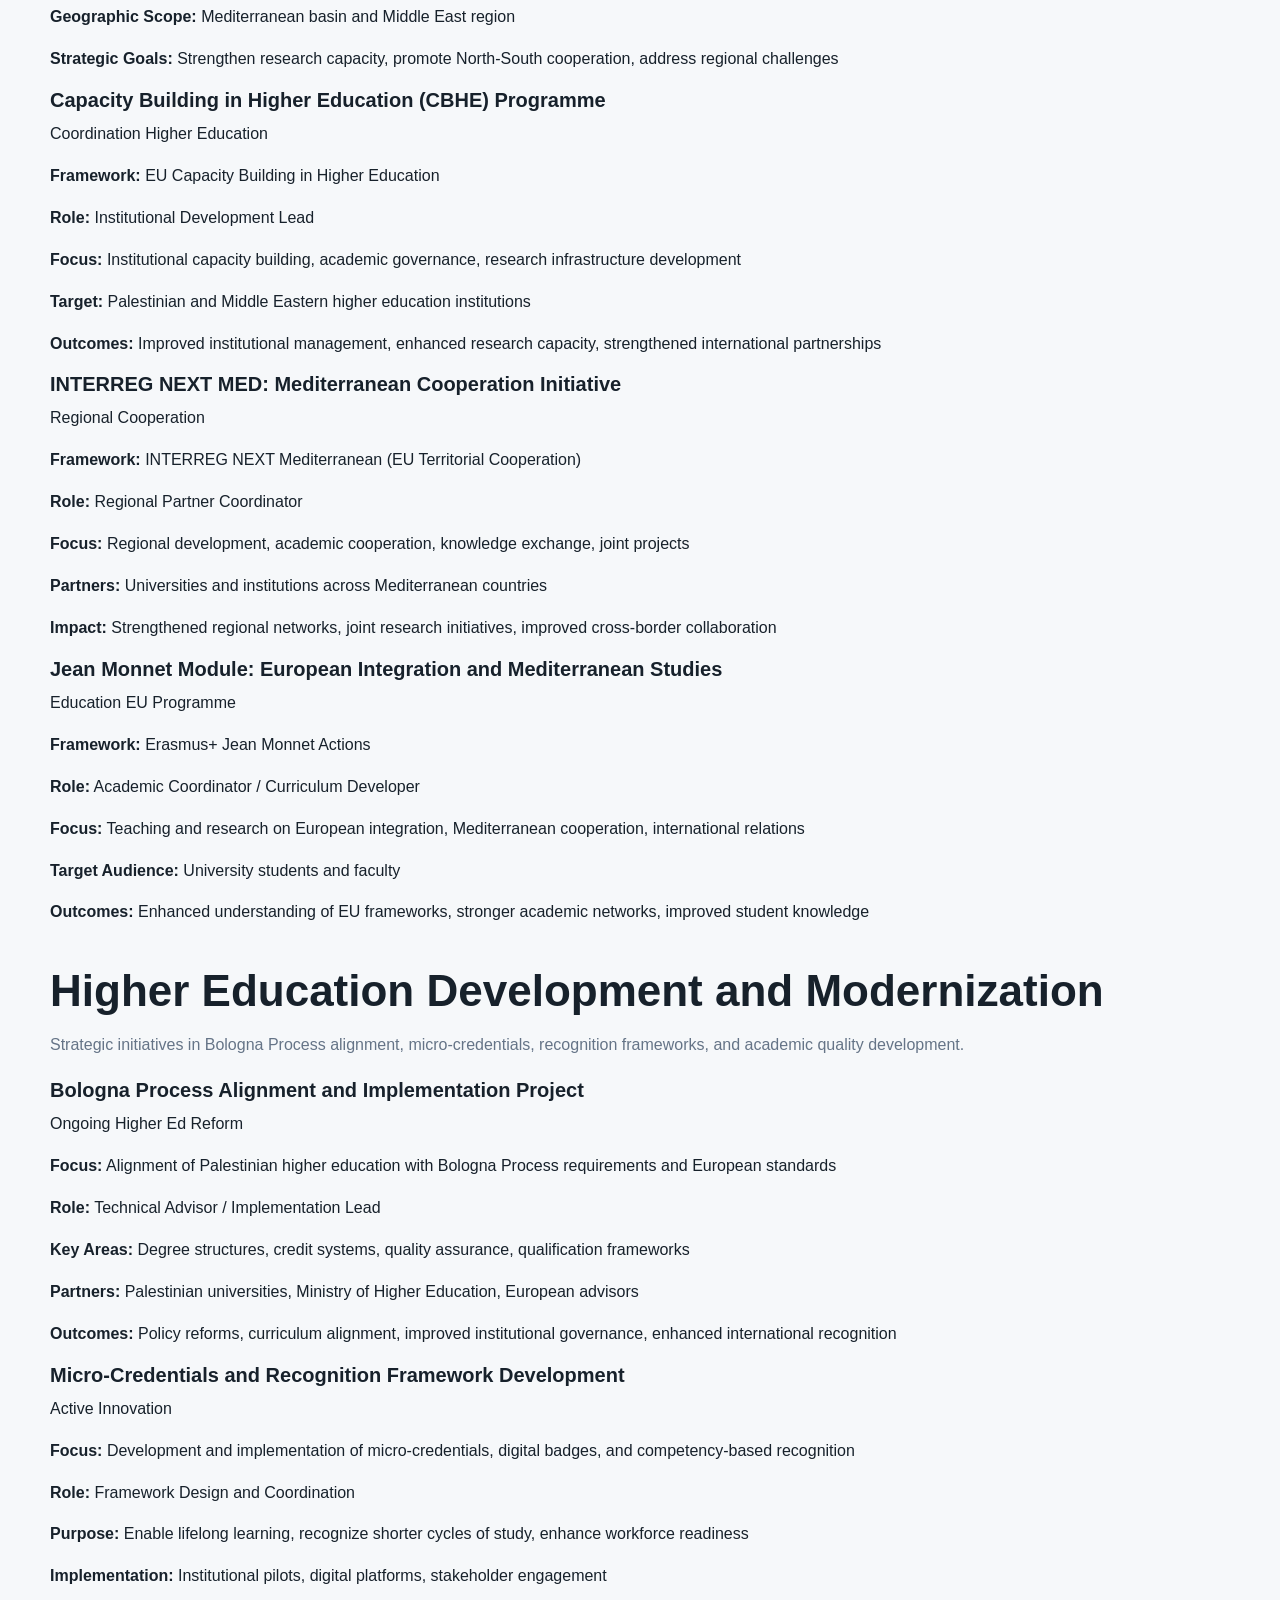
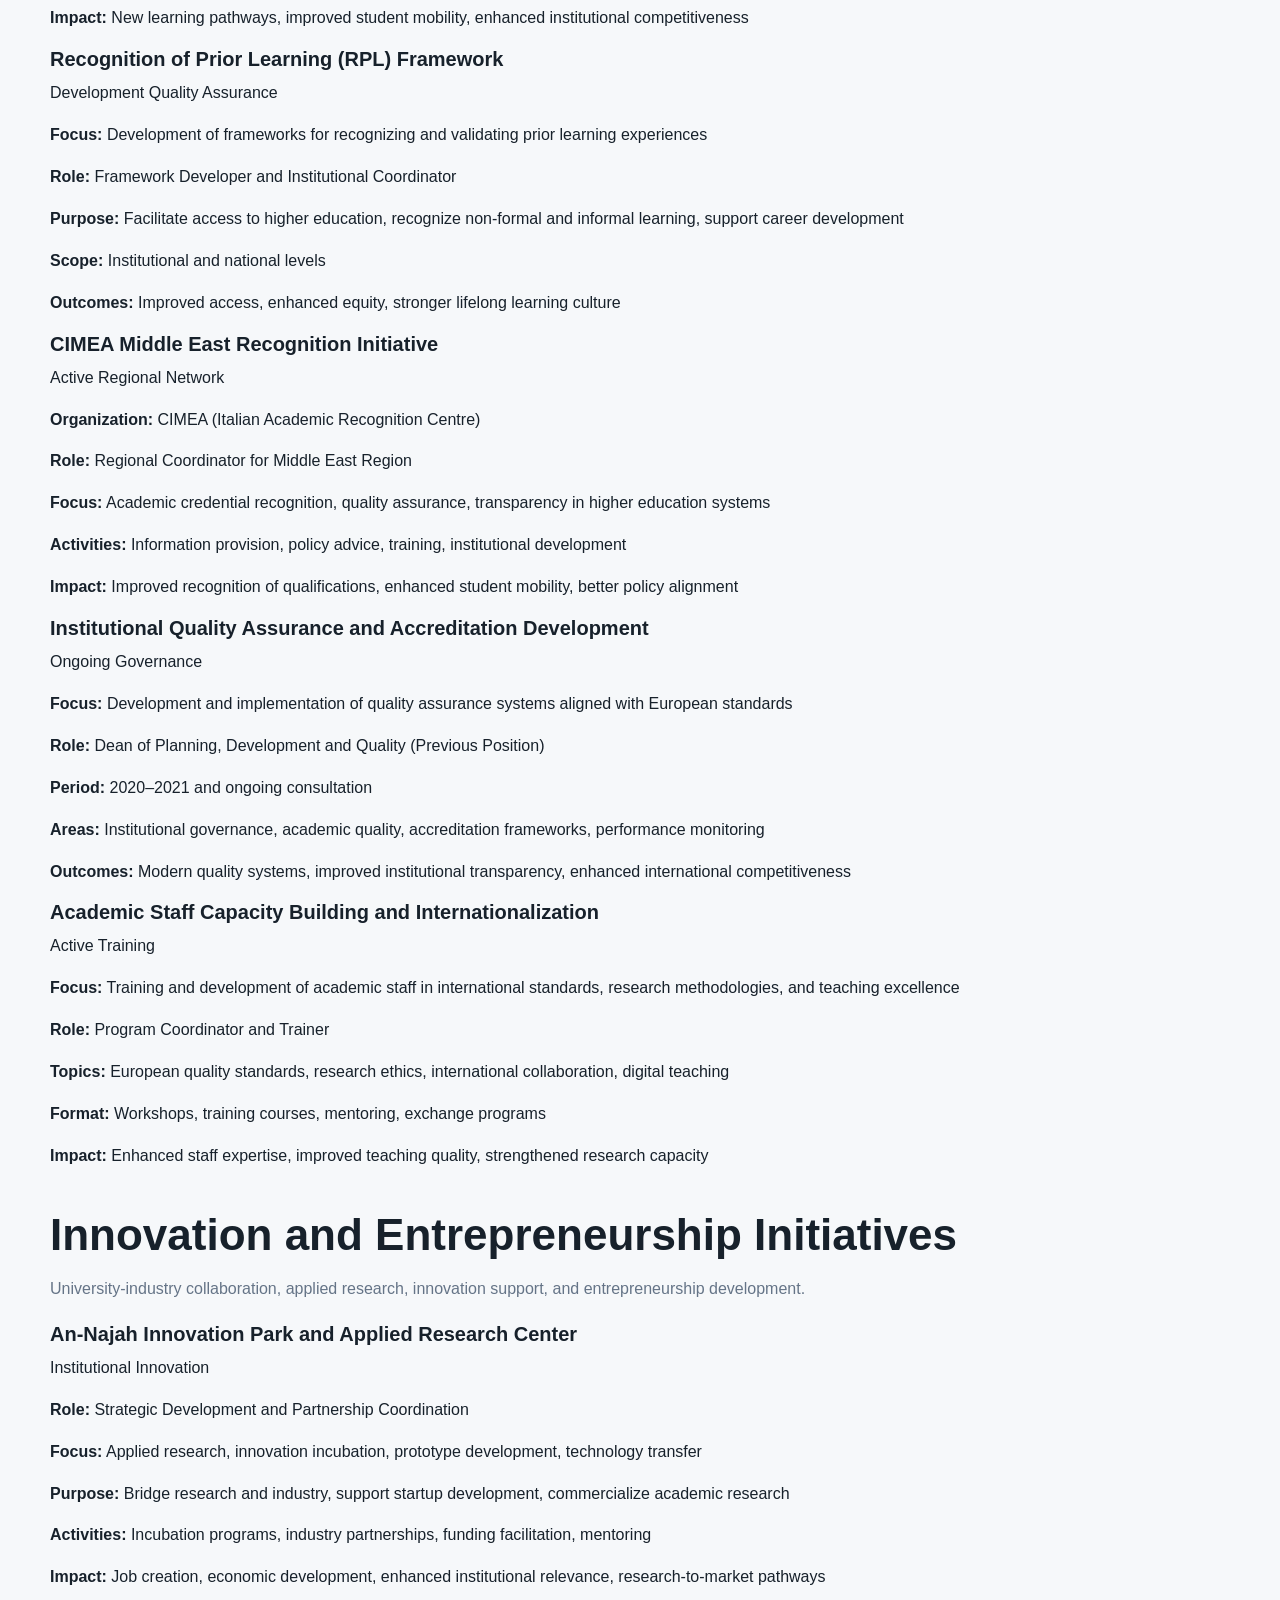
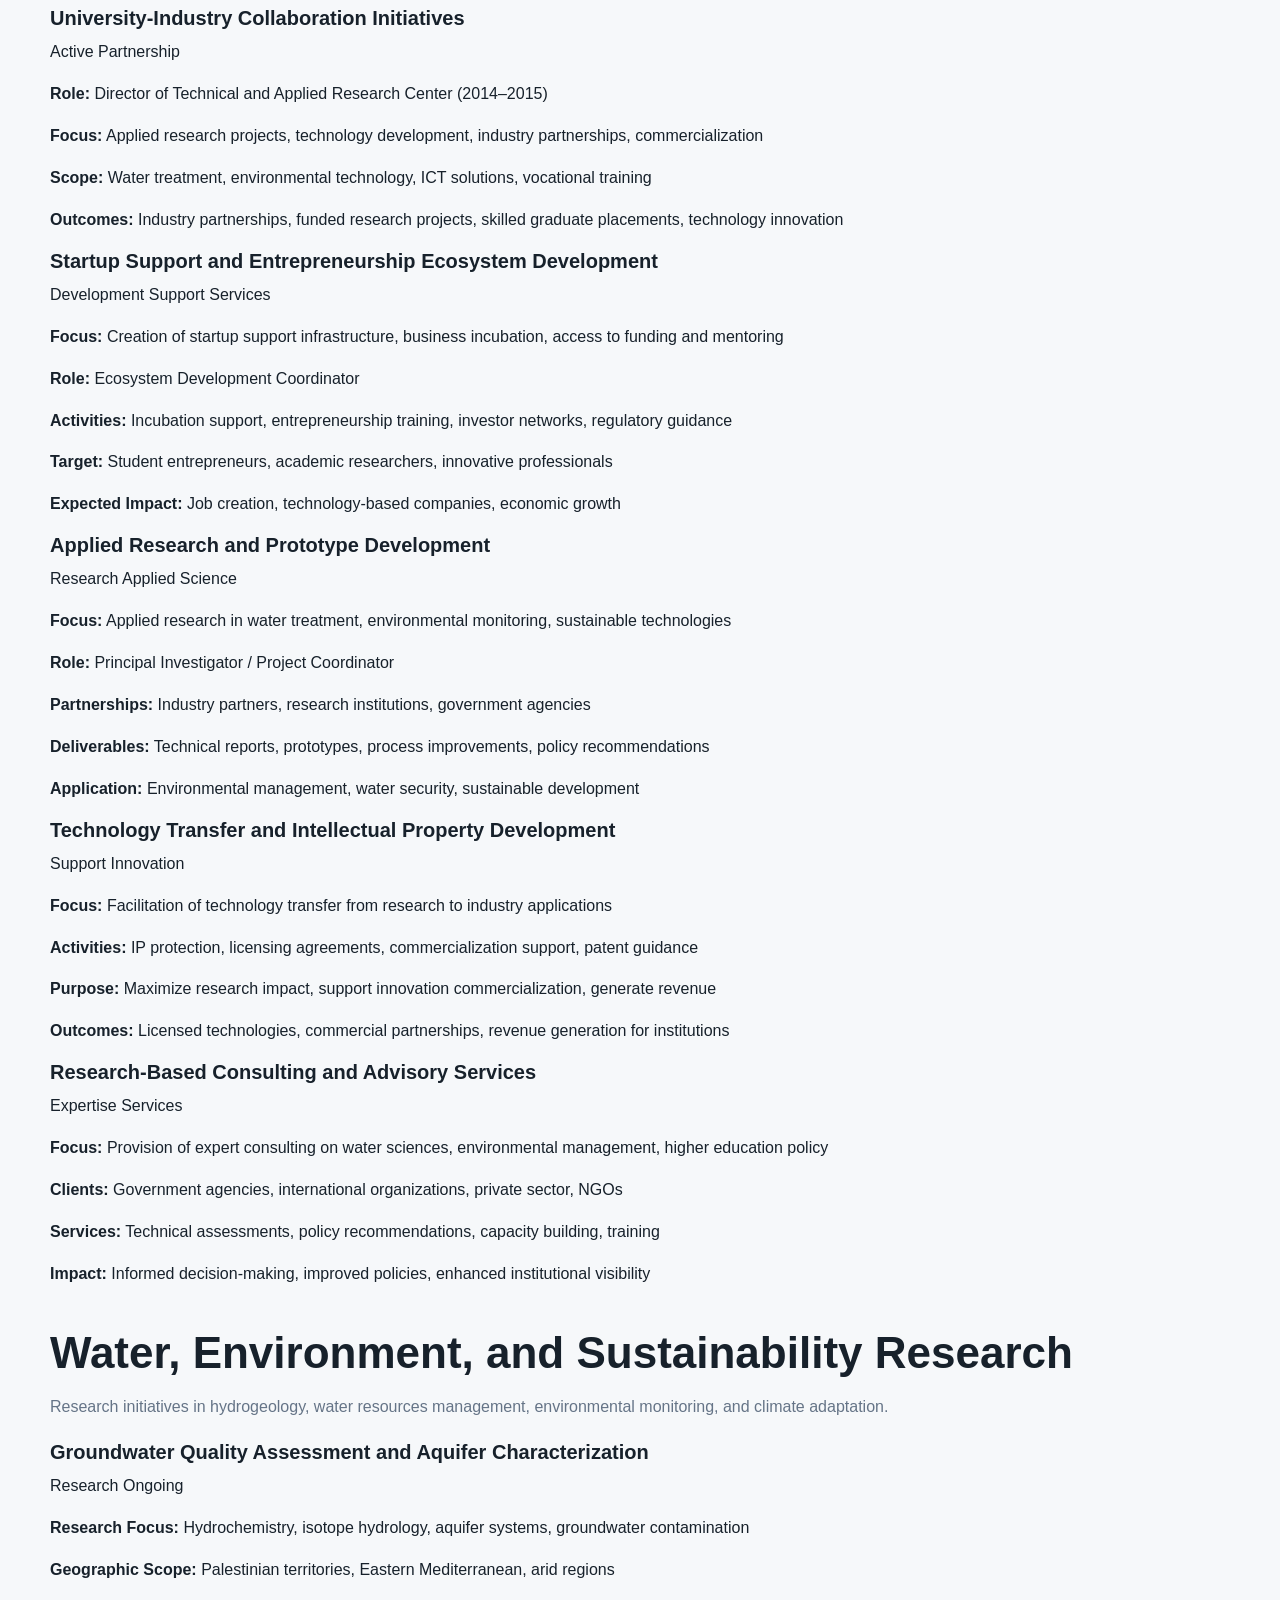
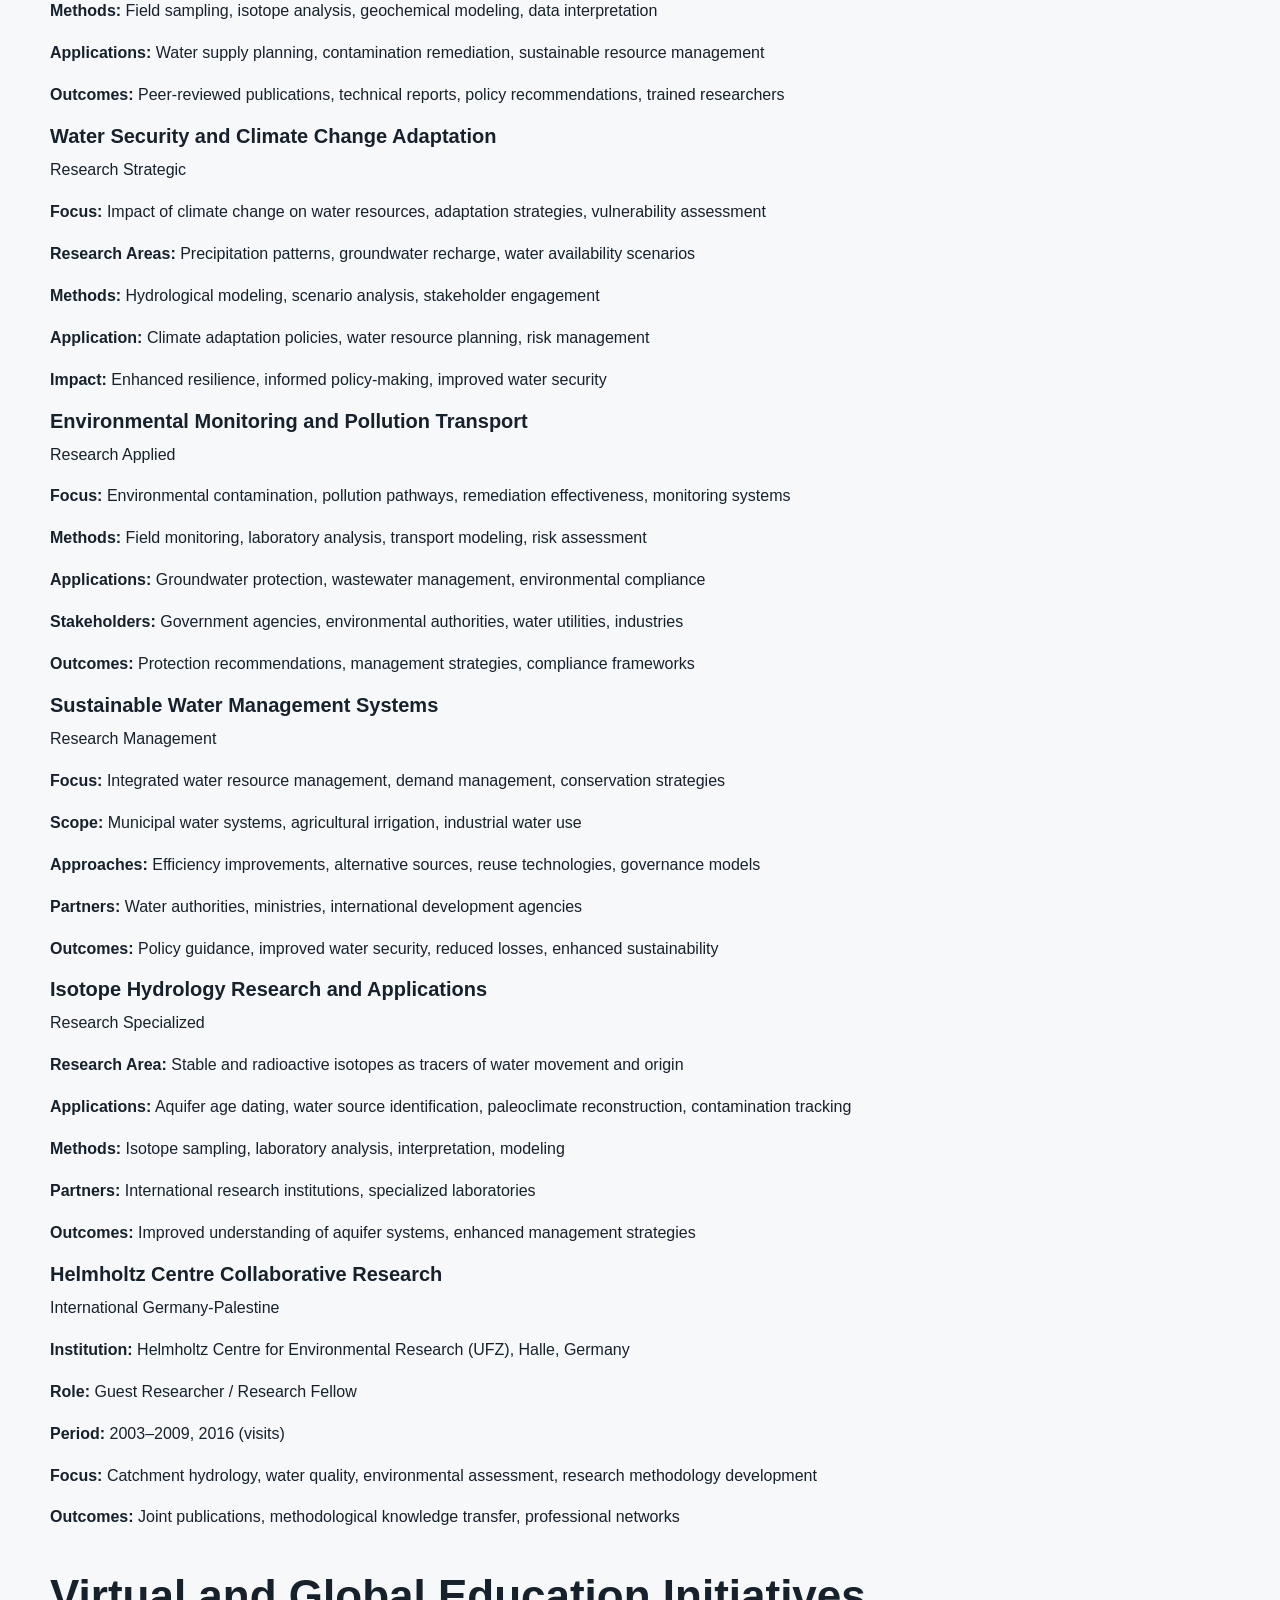
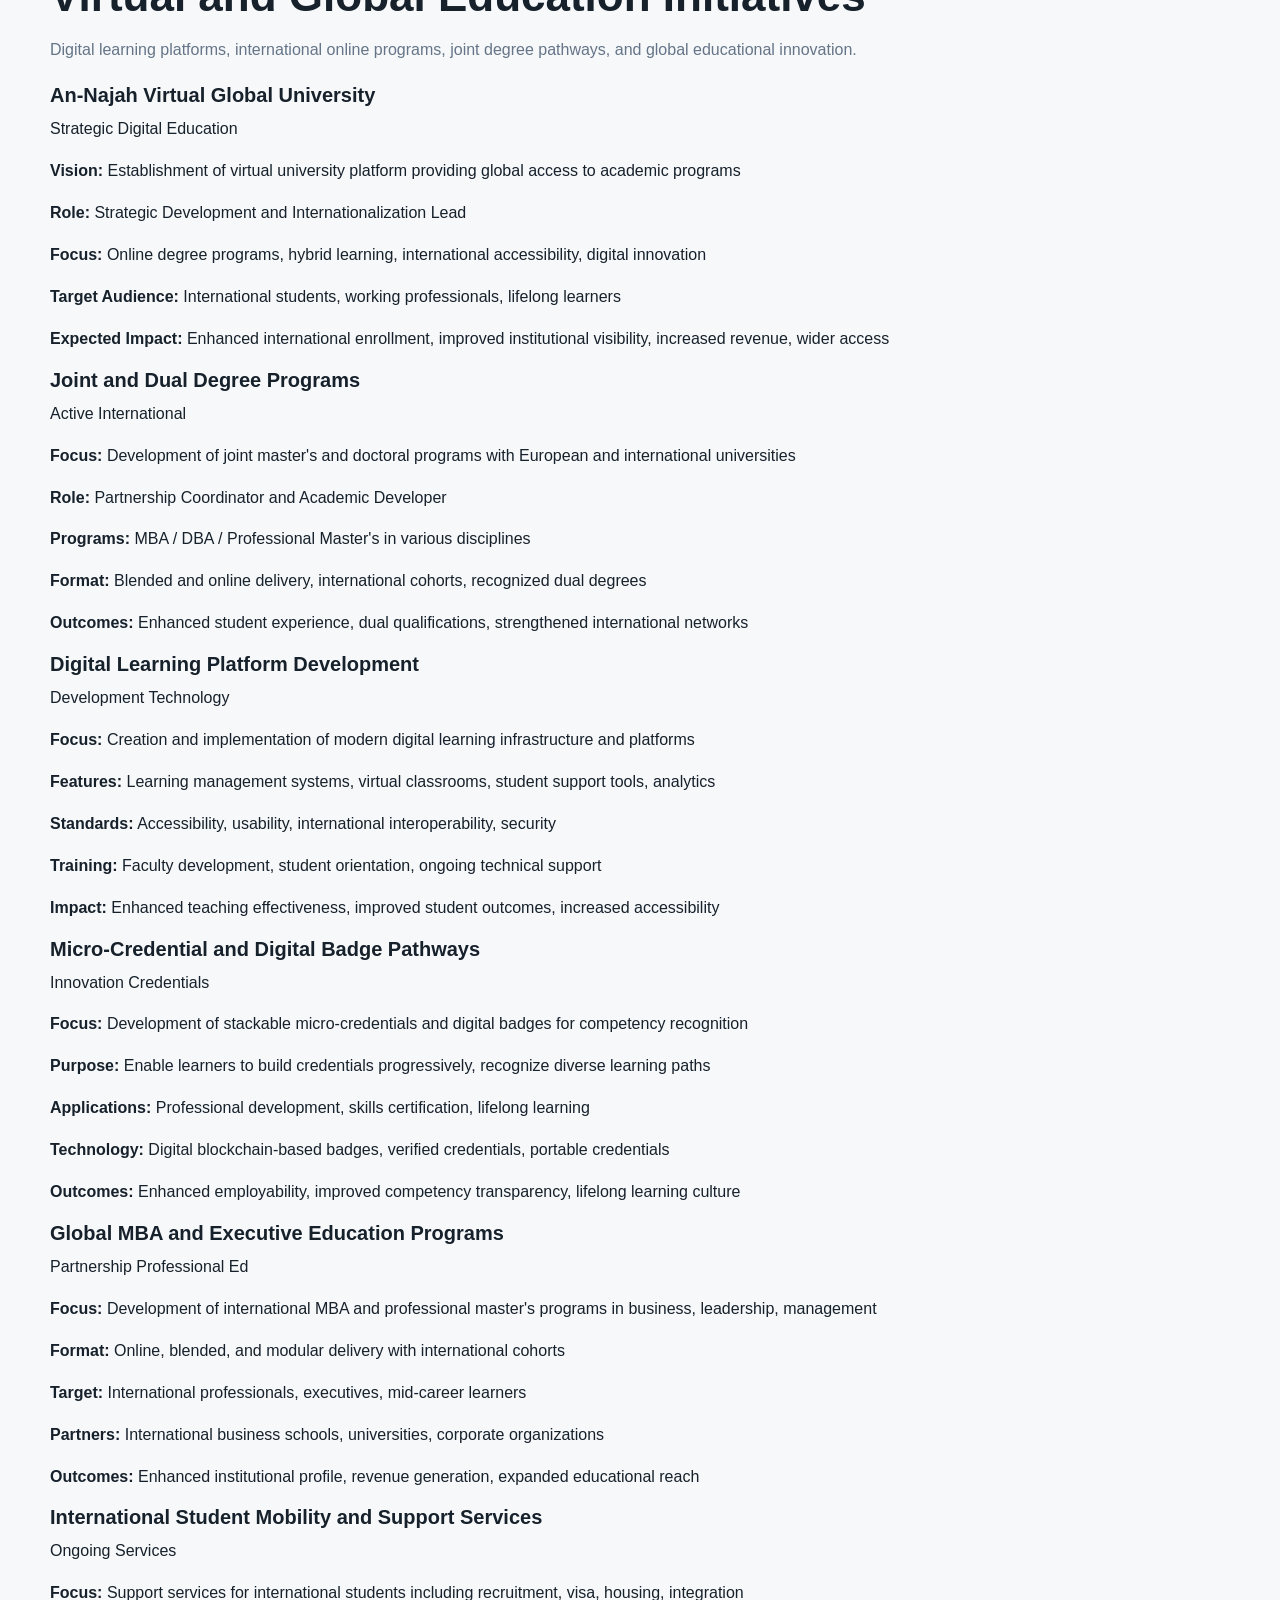
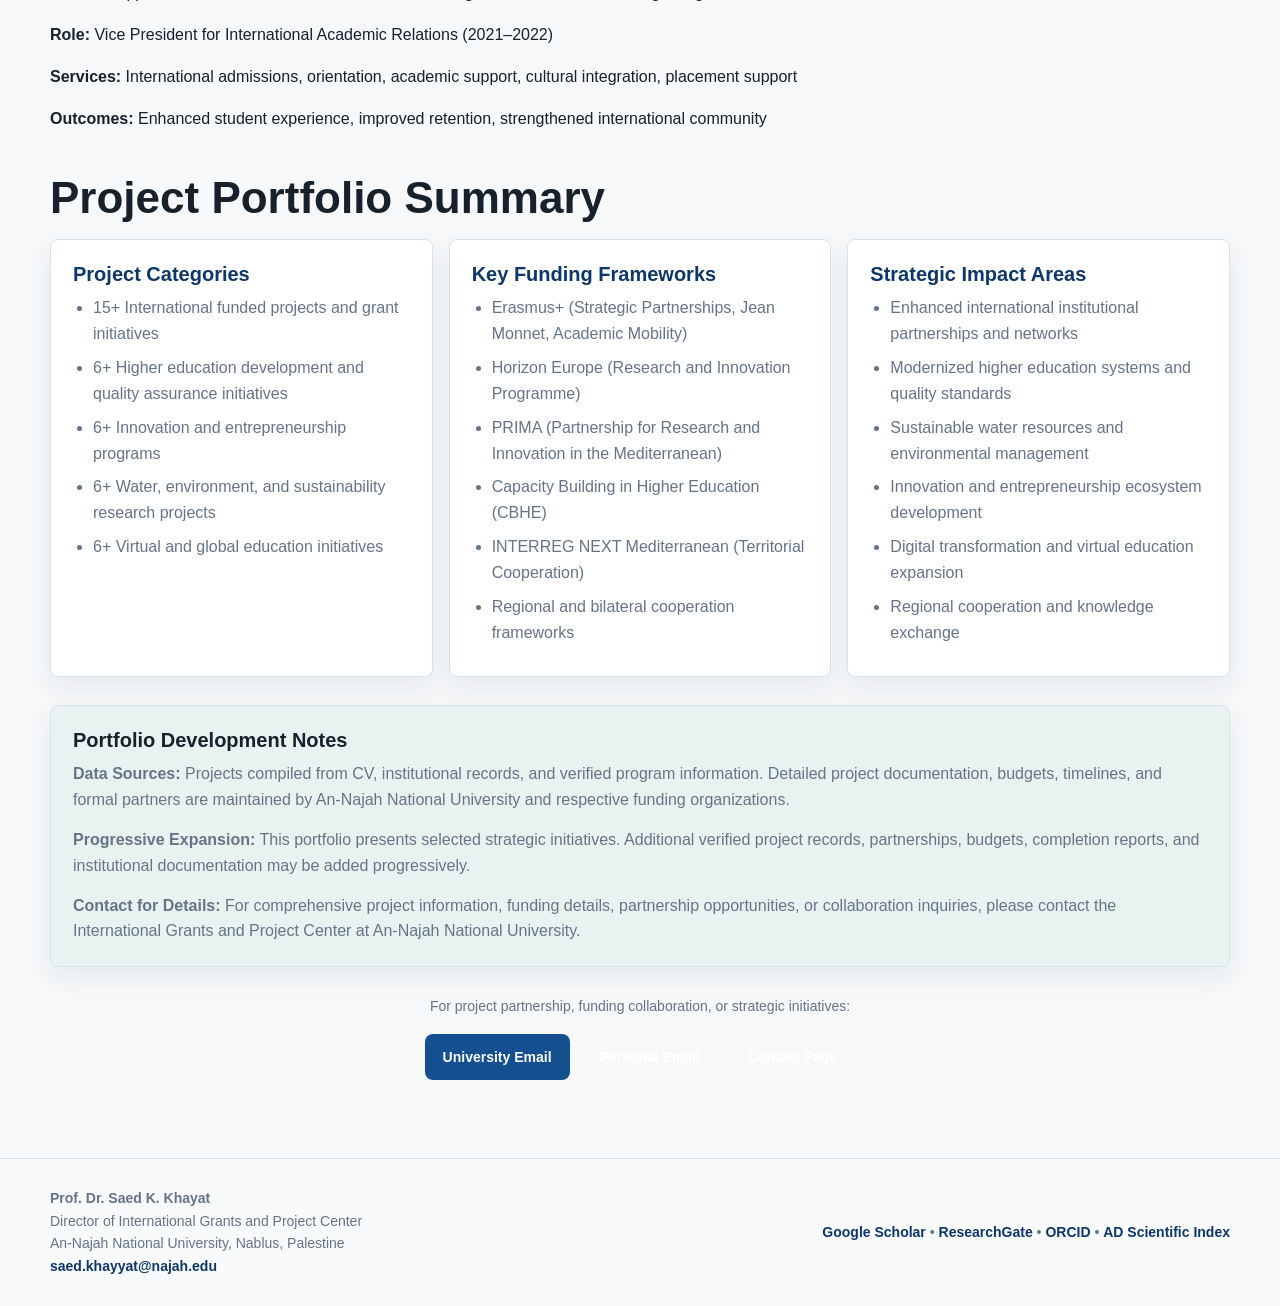
<file: projects.html>
<!doctype html>
<html lang="en" dir="ltr">
<head>
  <meta charset="utf-8">
  <meta name="viewport" content="width=device-width, initial-scale=1">
  <meta name="description" content="Projects, grants, and strategic initiatives led by Prof. Dr. Saed K. Khayat. International funding, higher education development, innovation, and water sciences projects.">
  <meta property="og:title" content="Projects and Grants - Prof. Dr. Saed K. Khayat">
  <meta property="og:description" content="International research projects, Erasmus+, Horizon Europe, PRIMA, higher education development, and innovation initiatives.">
  <title>Projects, Grants, and Strategic Initiatives - Prof. Dr. Saed K. Khayat</title>
  <link rel="stylesheet" href="styles.css">
</head>
<body>
  <header class="site-header">
    <nav class="nav" aria-label="Main navigation">
     <a class="brand" href="index.html" aria-label="Prof. Dr. Saed Khayat home">
  <span class="brand-mark" aria-hidden="true">SK</span>
  <span class="brand-text">
    <strong>Prof. Dr. Saed Khayat</strong>
    <small>Research, Grants & Higher Education Expert</small>
  </span>
</a>
      <div class="nav-links">
        <a href="index.html">Home</a>
        <a href="publications.html">Publications</a>
        <a href="research-metrics.html">Research Metrics</a>
        <a href="supervision.html">Supervision</a>
        <a href="projects.html">Projects</a>
        <a href="books.html">Books & Chapters</a>
        <a href="activities.html">Scientific Activities</a>
        <a href="news.html">News & Media</a>
        <a href="index.html#contact">Contact</a>
      </div>
    </nav>
  </header>

  <main>
    <section class="section" style="padding-top: 40px;">
      <div class="wrap">
        <a href="index.html" class="back-to-home">← Back to Home</a>
        
        <div class="section-head">
          <h1>Projects, Grants, and Strategic Initiatives</h1>
          <p>Selected international research projects, funded grants, innovation initiatives, and higher education development work. This portfolio demonstrates leadership in European cooperation frameworks, water sciences research, and institutional modernization.</p>
        </div>

        <div class="panel" style="background: var(--soft); margin-bottom: 28px;">
          <p><strong>📋 Note:</strong> This page presents selected verified projects and initiatives. Additional verified project records, budgets, partners, and official links may be added progressively. For complete project information or partnership opportunities, please contact the International Grants and Project Center.</p>
        </div>

        <!-- SECTION 1: INTERNATIONAL GRANTS AND FUNDED PROJECTS -->
        <h2 style="margin-top: 40px;">International Grants and Funded Projects</h2>
        <p style="color: var(--muted); margin-bottom: 20px;">Selected projects from major European and international funding programmes including Erasmus+, Horizon Europe, PRIMA, and Mediterranean cooperation frameworks.</p>

        <div class="project-grid">
          <div class="project-card">
            <h3>Erasmus+ Strategic Partnership: Institutional Cooperation and Modernization</h3>
            <div class="project-meta">
              <span class="project-badge">Active</span>
              <span class="project-badge">EU Programme</span>
            </div>
            <p><strong>Framework:</strong> Erasmus+ Key Action 2 (Strategic Partnerships)</p>
            <p><strong>Role:</strong> Institutional Coordinator / Partnership Lead</p>
            <p><strong>Period:</strong> 2022–2025 (indicative)</p>
            <p><strong>Focus:</strong> Academic mobility, curriculum modernization, digital learning, quality assurance alignment</p>
            <p><strong>Partners:</strong> European universities and higher education institutions</p>
            <p><strong>Outcomes:</strong> Enhanced institutional capacity, improved student and staff mobility, modernized academic programs</p>
          </div>

          <div class="project-card">
            <h3>Horizon Europe Research Consortium: Water Security and Climate Resilience</h3>
            <div class="project-meta">
              <span class="project-badge">Development</span>
              <span class="project-badge">Research</span>
            </div>
            <p><strong>Framework:</strong> Horizon Europe Cluster 6 (Food, Bioeconomy, Natural Resources, Agriculture)</p>
            <p><strong>Role:</strong> Proposal Development Lead / Partnership Coordinator</p>
            <p><strong>Research Area:</strong> Water resources, climate adaptation, environmental sustainability</p>
            <p><strong>Geographic Scope:</strong> Mediterranean region, Middle East, arid environments</p>
            <p><strong>Focus:</strong> Interdisciplinary research on sustainable water management and climate resilience</p>
          </div>

          <div class="project-card">
            <h3>PRIMA (Partnership for Research and Innovation in the Mediterranean)</h3>
            <div class="project-meta">
              <span class="project-badge">Active</span>
              <span class="project-badge">EU-Mediterranean</span>
            </div>
            <p><strong>Framework:</strong> EU-Mediterranean Research and Innovation Programme</p>
            <p><strong>Role:</strong> Partnership Development and Coordination</p>
            <p><strong>Research Focus:</strong> Water security, sustainable agriculture, environmental management, climate change mitigation</p>
            <p><strong>Geographic Scope:</strong> Mediterranean basin and Middle East region</p>
            <p><strong>Strategic Goals:</strong> Strengthen research capacity, promote North-South cooperation, address regional challenges</p>
          </div>

          <div class="project-card">
            <h3>Capacity Building in Higher Education (CBHE) Programme</h3>
            <div class="project-meta">
              <span class="project-badge">Coordination</span>
              <span class="project-badge">Higher Education</span>
            </div>
            <p><strong>Framework:</strong> EU Capacity Building in Higher Education</p>
            <p><strong>Role:</strong> Institutional Development Lead</p>
            <p><strong>Focus:</strong> Institutional capacity building, academic governance, research infrastructure development</p>
            <p><strong>Target:</strong> Palestinian and Middle Eastern higher education institutions</p>
            <p><strong>Outcomes:</strong> Improved institutional management, enhanced research capacity, strengthened international partnerships</p>
          </div>

          <div class="project-card">
            <h3>INTERREG NEXT MED: Mediterranean Cooperation Initiative</h3>
            <div class="project-meta">
              <span class="project-badge">Regional</span>
              <span class="project-badge">Cooperation</span>
            </div>
            <p><strong>Framework:</strong> INTERREG NEXT Mediterranean (EU Territorial Cooperation)</p>
            <p><strong>Role:</strong> Regional Partner Coordinator</p>
            <p><strong>Focus:</strong> Regional development, academic cooperation, knowledge exchange, joint projects</p>
            <p><strong>Partners:</strong> Universities and institutions across Mediterranean countries</p>
            <p><strong>Impact:</strong> Strengthened regional networks, joint research initiatives, improved cross-border collaboration</p>
          </div>

          <div class="project-card">
            <h3>Jean Monnet Module: European Integration and Mediterranean Studies</h3>
            <div class="project-meta">
              <span class="project-badge">Education</span>
              <span class="project-badge">EU Programme</span>
            </div>
            <p><strong>Framework:</strong> Erasmus+ Jean Monnet Actions</p>
            <p><strong>Role:</strong> Academic Coordinator / Curriculum Developer</p>
            <p><strong>Focus:</strong> Teaching and research on European integration, Mediterranean cooperation, international relations</p>
            <p><strong>Target Audience:</strong> University students and faculty</p>
            <p><strong>Outcomes:</strong> Enhanced understanding of EU frameworks, stronger academic networks, improved student knowledge</p>
          </div>
        </div>

        <!-- SECTION 2: HIGHER EDUCATION DEVELOPMENT PROJECTS -->
        <h2 style="margin-top: 40px;">Higher Education Development and Modernization</h2>
        <p style="color: var(--muted); margin-bottom: 20px;">Strategic initiatives in Bologna Process alignment, micro-credentials, recognition frameworks, and academic quality development.</p>

        <div class="project-grid">
          <div class="project-card">
            <h3>Bologna Process Alignment and Implementation Project</h3>
            <div class="project-meta">
              <span class="project-badge">Ongoing</span>
              <span class="project-badge">Higher Ed Reform</span>
            </div>
            <p><strong>Focus:</strong> Alignment of Palestinian higher education with Bologna Process requirements and European standards</p>
            <p><strong>Role:</strong> Technical Advisor / Implementation Lead</p>
            <p><strong>Key Areas:</strong> Degree structures, credit systems, quality assurance, qualification frameworks</p>
            <p><strong>Partners:</strong> Palestinian universities, Ministry of Higher Education, European advisors</p>
            <p><strong>Outcomes:</strong> Policy reforms, curriculum alignment, improved institutional governance, enhanced international recognition</p>
          </div>

          <div class="project-card">
            <h3>Micro-Credentials and Recognition Framework Development</h3>
            <div class="project-meta">
              <span class="project-badge">Active</span>
              <span class="project-badge">Innovation</span>
            </div>
            <p><strong>Focus:</strong> Development and implementation of micro-credentials, digital badges, and competency-based recognition</p>
            <p><strong>Role:</strong> Framework Design and Coordination</p>
            <p><strong>Purpose:</strong> Enable lifelong learning, recognize shorter cycles of study, enhance workforce readiness</p>
            <p><strong>Implementation:</strong> Institutional pilots, digital platforms, stakeholder engagement</p>
            <p><strong>Impact:</strong> New learning pathways, improved student mobility, enhanced institutional competitiveness</p>
          </div>

          <div class="project-card">
            <h3>Recognition of Prior Learning (RPL) Framework</h3>
            <div class="project-meta">
              <span class="project-badge">Development</span>
              <span class="project-badge">Quality Assurance</span>
            </div>
            <p><strong>Focus:</strong> Development of frameworks for recognizing and validating prior learning experiences</p>
            <p><strong>Role:</strong> Framework Developer and Institutional Coordinator</p>
            <p><strong>Purpose:</strong> Facilitate access to higher education, recognize non-formal and informal learning, support career development</p>
            <p><strong>Scope:</strong> Institutional and national levels</p>
            <p><strong>Outcomes:</strong> Improved access, enhanced equity, stronger lifelong learning culture</p>
          </div>

          <div class="project-card">
            <h3>CIMEA Middle East Recognition Initiative</h3>
            <div class="project-meta">
              <span class="project-badge">Active</span>
              <span class="project-badge">Regional Network</span>
            </div>
            <p><strong>Organization:</strong> CIMEA (Italian Academic Recognition Centre)</p>
            <p><strong>Role:</strong> Regional Coordinator for Middle East Region</p>
            <p><strong>Focus:</strong> Academic credential recognition, quality assurance, transparency in higher education systems</p>
            <p><strong>Activities:</strong> Information provision, policy advice, training, institutional development</p>
            <p><strong>Impact:</strong> Improved recognition of qualifications, enhanced student mobility, better policy alignment</p>
          </div>

          <div class="project-card">
            <h3>Institutional Quality Assurance and Accreditation Development</h3>
            <div class="project-meta">
              <span class="project-badge">Ongoing</span>
              <span class="project-badge">Governance</span>
            </div>
            <p><strong>Focus:</strong> Development and implementation of quality assurance systems aligned with European standards</p>
            <p><strong>Role:</strong> Dean of Planning, Development and Quality (Previous Position)</p>
            <p><strong>Period:</strong> 2020–2021 and ongoing consultation</p>
            <p><strong>Areas:</strong> Institutional governance, academic quality, accreditation frameworks, performance monitoring</p>
            <p><strong>Outcomes:</strong> Modern quality systems, improved institutional transparency, enhanced international competitiveness</p>
          </div>

          <div class="project-card">
            <h3>Academic Staff Capacity Building and Internationalization</h3>
            <div class="project-meta">
              <span class="project-badge">Active</span>
              <span class="project-badge">Training</span>
            </div>
            <p><strong>Focus:</strong> Training and development of academic staff in international standards, research methodologies, and teaching excellence</p>
            <p><strong>Role:</strong> Program Coordinator and Trainer</p>
            <p><strong>Topics:</strong> European quality standards, research ethics, international collaboration, digital teaching</p>
            <p><strong>Format:</strong> Workshops, training courses, mentoring, exchange programs</p>
            <p><strong>Impact:</strong> Enhanced staff expertise, improved teaching quality, strengthened research capacity</p>
          </div>
        </div>

        <!-- SECTION 3: INNOVATION AND ENTREPRENEURSHIP INITIATIVES -->
        <h2 style="margin-top: 40px;">Innovation and Entrepreneurship Initiatives</h2>
        <p style="color: var(--muted); margin-bottom: 20px;">University-industry collaboration, applied research, innovation support, and entrepreneurship development.</p>

        <div class="project-grid">
          <div class="project-card">
            <h3>An-Najah Innovation Park and Applied Research Center</h3>
            <div class="project-meta">
              <span class="project-badge">Institutional</span>
              <span class="project-badge">Innovation</span>
            </div>
            <p><strong>Role:</strong> Strategic Development and Partnership Coordination</p>
            <p><strong>Focus:</strong> Applied research, innovation incubation, prototype development, technology transfer</p>
            <p><strong>Purpose:</strong> Bridge research and industry, support startup development, commercialize academic research</p>
            <p><strong>Activities:</strong> Incubation programs, industry partnerships, funding facilitation, mentoring</p>
            <p><strong>Impact:</strong> Job creation, economic development, enhanced institutional relevance, research-to-market pathways</p>
          </div>

          <div class="project-card">
            <h3>University-Industry Collaboration Initiatives</h3>
            <div class="project-meta">
              <span class="project-badge">Active</span>
              <span class="project-badge">Partnership</span>
            </div>
            <p><strong>Role:</strong> Director of Technical and Applied Research Center (2014–2015)</p>
            <p><strong>Focus:</strong> Applied research projects, technology development, industry partnerships, commercialization</p>
            <p><strong>Scope:</strong> Water treatment, environmental technology, ICT solutions, vocational training</p>
            <p><strong>Outcomes:</strong> Industry partnerships, funded research projects, skilled graduate placements, technology innovation</p>
          </div>

          <div class="project-card">
            <h3>Startup Support and Entrepreneurship Ecosystem Development</h3>
            <div class="project-meta">
              <span class="project-badge">Development</span>
              <span class="project-badge">Support Services</span>
            </div>
            <p><strong>Focus:</strong> Creation of startup support infrastructure, business incubation, access to funding and mentoring</p>
            <p><strong>Role:</strong> Ecosystem Development Coordinator</p>
            <p><strong>Activities:</strong> Incubation support, entrepreneurship training, investor networks, regulatory guidance</p>
            <p><strong>Target:</strong> Student entrepreneurs, academic researchers, innovative professionals</p>
            <p><strong>Expected Impact:</strong> Job creation, technology-based companies, economic growth</p>
          </div>

          <div class="project-card">
            <h3>Applied Research and Prototype Development</h3>
            <div class="project-meta">
              <span class="project-badge">Research</span>
              <span class="project-badge">Applied Science</span>
            </div>
            <p><strong>Focus:</strong> Applied research in water treatment, environmental monitoring, sustainable technologies</p>
            <p><strong>Role:</strong> Principal Investigator / Project Coordinator</p>
            <p><strong>Partnerships:</strong> Industry partners, research institutions, government agencies</p>
            <p><strong>Deliverables:</strong> Technical reports, prototypes, process improvements, policy recommendations</p>
            <p><strong>Application:</strong> Environmental management, water security, sustainable development</p>
          </div>

          <div class="project-card">
            <h3>Technology Transfer and Intellectual Property Development</h3>
            <div class="project-meta">
              <span class="project-badge">Support</span>
              <span class="project-badge">Innovation</span>
            </div>
            <p><strong>Focus:</strong> Facilitation of technology transfer from research to industry applications</p>
            <p><strong>Activities:</strong> IP protection, licensing agreements, commercialization support, patent guidance</p>
            <p><strong>Purpose:</strong> Maximize research impact, support innovation commercialization, generate revenue</p>
            <p><strong>Outcomes:</strong> Licensed technologies, commercial partnerships, revenue generation for institutions</p>
          </div>

          <div class="project-card">
            <h3>Research-Based Consulting and Advisory Services</h3>
            <div class="project-meta">
              <span class="project-badge">Expertise</span>
              <span class="project-badge">Services</span>
            </div>
            <p><strong>Focus:</strong> Provision of expert consulting on water sciences, environmental management, higher education policy</p>
            <p><strong>Clients:</strong> Government agencies, international organizations, private sector, NGOs</p>
            <p><strong>Services:</strong> Technical assessments, policy recommendations, capacity building, training</p>
            <p><strong>Impact:</strong> Informed decision-making, improved policies, enhanced institutional visibility</p>
          </div>
        </div>

        <!-- SECTION 4: WATER, ENVIRONMENT, AND SUSTAINABILITY PROJECTS -->
        <h2 style="margin-top: 40px;">Water, Environment, and Sustainability Research</h2>
        <p style="color: var(--muted); margin-bottom: 20px;">Research initiatives in hydrogeology, water resources management, environmental monitoring, and climate adaptation.</p>

        <div class="project-grid">
          <div class="project-card">
            <h3>Groundwater Quality Assessment and Aquifer Characterization</h3>
            <div class="project-meta">
              <span class="project-badge">Research</span>
              <span class="project-badge">Ongoing</span>
            </div>
            <p><strong>Research Focus:</strong> Hydrochemistry, isotope hydrology, aquifer systems, groundwater contamination</p>
            <p><strong>Geographic Scope:</strong> Palestinian territories, Eastern Mediterranean, arid regions</p>
            <p><strong>Methods:</strong> Field sampling, isotope analysis, geochemical modeling, data interpretation</p>
            <p><strong>Applications:</strong> Water supply planning, contamination remediation, sustainable resource management</p>
            <p><strong>Outcomes:</strong> Peer-reviewed publications, technical reports, policy recommendations, trained researchers</p>
          </div>

          <div class="project-card">
            <h3>Water Security and Climate Change Adaptation</h3>
            <div class="project-meta">
              <span class="project-badge">Research</span>
              <span class="project-badge">Strategic</span>
            </div>
            <p><strong>Focus:</strong> Impact of climate change on water resources, adaptation strategies, vulnerability assessment</p>
            <p><strong>Research Areas:</strong> Precipitation patterns, groundwater recharge, water availability scenarios</p>
            <p><strong>Methods:</strong> Hydrological modeling, scenario analysis, stakeholder engagement</p>
            <p><strong>Application:</strong> Climate adaptation policies, water resource planning, risk management</p>
            <p><strong>Impact:</strong> Enhanced resilience, informed policy-making, improved water security</p>
          </div>

          <div class="project-card">
            <h3>Environmental Monitoring and Pollution Transport</h3>
            <div class="project-meta">
              <span class="project-badge">Research</span>
              <span class="project-badge">Applied</span>
            </div>
            <p><strong>Focus:</strong> Environmental contamination, pollution pathways, remediation effectiveness, monitoring systems</p>
            <p><strong>Methods:</strong> Field monitoring, laboratory analysis, transport modeling, risk assessment</p>
            <p><strong>Applications:</strong> Groundwater protection, wastewater management, environmental compliance</p>
            <p><strong>Stakeholders:</strong> Government agencies, environmental authorities, water utilities, industries</p>
            <p><strong>Outcomes:</strong> Protection recommendations, management strategies, compliance frameworks</p>
          </div>

          <div class="project-card">
            <h3>Sustainable Water Management Systems</h3>
            <div class="project-meta">
              <span class="project-badge">Research</span>
              <span class="project-badge">Management</span>
            </div>
            <p><strong>Focus:</strong> Integrated water resource management, demand management, conservation strategies</p>
            <p><strong>Scope:</strong> Municipal water systems, agricultural irrigation, industrial water use</p>
            <p><strong>Approaches:</strong> Efficiency improvements, alternative sources, reuse technologies, governance models</p>
            <p><strong>Partners:</strong> Water authorities, ministries, international development agencies</p>
            <p><strong>Outcomes:</strong> Policy guidance, improved water security, reduced losses, enhanced sustainability</p>
          </div>

          <div class="project-card">
            <h3>Isotope Hydrology Research and Applications</h3>
            <div class="project-meta">
              <span class="project-badge">Research</span>
              <span class="project-badge">Specialized</span>
            </div>
            <p><strong>Research Area:</strong> Stable and radioactive isotopes as tracers of water movement and origin</p>
            <p><strong>Applications:</strong> Aquifer age dating, water source identification, paleoclimate reconstruction, contamination tracking</p>
            <p><strong>Methods:</strong> Isotope sampling, laboratory analysis, interpretation, modeling</p>
            <p><strong>Partners:</strong> International research institutions, specialized laboratories</p>
            <p><strong>Outcomes:</strong> Improved understanding of aquifer systems, enhanced management strategies</p>
          </div>

          <div class="project-card">
            <h3>Helmholtz Centre Collaborative Research</h3>
            <div class="project-meta">
              <span class="project-badge">International</span>
              <span class="project-badge">Germany-Palestine</span>
            </div>
            <p><strong>Institution:</strong> Helmholtz Centre for Environmental Research (UFZ), Halle, Germany</p>
            <p><strong>Role:</strong> Guest Researcher / Research Fellow</p>
            <p><strong>Period:</strong> 2003–2009, 2016 (visits)</p>
            <p><strong>Focus:</strong> Catchment hydrology, water quality, environmental assessment, research methodology development</p>
            <p><strong>Outcomes:</strong> Joint publications, methodological knowledge transfer, professional networks</p>
          </div>
        </div>

        <!-- SECTION 5: VIRTUAL AND GLOBAL EDUCATION INITIATIVES -->
        <h2 style="margin-top: 40px;">Virtual and Global Education Initiatives</h2>
        <p style="color: var(--muted); margin-bottom: 20px;">Digital learning platforms, international online programs, joint degree pathways, and global educational innovation.</p>

        <div class="project-grid">
          <div class="project-card">
            <h3>An-Najah Virtual Global University</h3>
            <div class="project-meta">
              <span class="project-badge">Strategic</span>
              <span class="project-badge">Digital Education</span>
            </div>
            <p><strong>Vision:</strong> Establishment of virtual university platform providing global access to academic programs</p>
            <p><strong>Role:</strong> Strategic Development and Internationalization Lead</p>
            <p><strong>Focus:</strong> Online degree programs, hybrid learning, international accessibility, digital innovation</p>
            <p><strong>Target Audience:</strong> International students, working professionals, lifelong learners</p>
            <p><strong>Expected Impact:</strong> Enhanced international enrollment, improved institutional visibility, increased revenue, wider access</p>
          </div>

          <div class="project-card">
            <h3>Joint and Dual Degree Programs</h3>
            <div class="project-meta">
              <span class="project-badge">Active</span>
              <span class="project-badge">International</span>
            </div>
            <p><strong>Focus:</strong> Development of joint master's and doctoral programs with European and international universities</p>
            <p><strong>Role:</strong> Partnership Coordinator and Academic Developer</p>
            <p><strong>Programs:</strong> MBA / DBA / Professional Master's in various disciplines</p>
            <p><strong>Format:</strong> Blended and online delivery, international cohorts, recognized dual degrees</p>
            <p><strong>Outcomes:</strong> Enhanced student experience, dual qualifications, strengthened international networks</p>
          </div>

          <div class="project-card">
            <h3>Digital Learning Platform Development</h3>
            <div class="project-meta">
              <span class="project-badge">Development</span>
              <span class="project-badge">Technology</span>
            </div>
            <p><strong>Focus:</strong> Creation and implementation of modern digital learning infrastructure and platforms</p>
            <p><strong>Features:</strong> Learning management systems, virtual classrooms, student support tools, analytics</p>
            <p><strong>Standards:</strong> Accessibility, usability, international interoperability, security</p>
            <p><strong>Training:</strong> Faculty development, student orientation, ongoing technical support</p>
            <p><strong>Impact:</strong> Enhanced teaching effectiveness, improved student outcomes, increased accessibility</p>
          </div>

          <div class="project-card">
            <h3>Micro-Credential and Digital Badge Pathways</h3>
            <div class="project-meta">
              <span class="project-badge">Innovation</span>
              <span class="project-badge">Credentials</span>
            </div>
            <p><strong>Focus:</strong> Development of stackable micro-credentials and digital badges for competency recognition</p>
            <p><strong>Purpose:</strong> Enable learners to build credentials progressively, recognize diverse learning paths</p>
            <p><strong>Applications:</strong> Professional development, skills certification, lifelong learning</p>
            <p><strong>Technology:</strong> Digital blockchain-based badges, verified credentials, portable credentials</p>
            <p><strong>Outcomes:</strong> Enhanced employability, improved competency transparency, lifelong learning culture</p>
          </div>

          <div class="project-card">
            <h3>Global MBA and Executive Education Programs</h3>
            <div class="project-meta">
              <span class="project-badge">Partnership</span>
              <span class="project-badge">Professional Ed</span>
            </div>
            <p><strong>Focus:</strong> Development of international MBA and professional master's programs in business, leadership, management</p>
            <p><strong>Format:</strong> Online, blended, and modular delivery with international cohorts</p>
            <p><strong>Target:</strong> International professionals, executives, mid-career learners</p>
            <p><strong>Partners:</strong> International business schools, universities, corporate organizations</p>
            <p><strong>Outcomes:</strong> Enhanced institutional profile, revenue generation, expanded educational reach</p>
          </div>

          <div class="project-card">
            <h3>International Student Mobility and Support Services</h3>
            <div class="project-meta">
              <span class="project-badge">Ongoing</span>
              <span class="project-badge">Services</span>
            </div>
            <p><strong>Focus:</strong> Support services for international students including recruitment, visa, housing, integration</p>
            <p><strong>Role:</strong> Vice President for International Academic Relations (2021–2022)</p>
            <p><strong>Services:</strong> International admissions, orientation, academic support, cultural integration, placement support</p>
            <p><strong>Outcomes:</strong> Enhanced student experience, improved retention, strengthened international community</p>
          </div>
        </div>

        <!-- SUMMARY SECTION -->
        <h2 style="margin-top: 40px;">Project Portfolio Summary</h2>
        <div class="research-areas">
          <div class="area-group">
            <h3>Project Categories</h3>
            <ul class="area-list">
              <li>15+ International funded projects and grant initiatives</li>
              <li>6+ Higher education development and quality assurance initiatives</li>
              <li>6+ Innovation and entrepreneurship programs</li>
              <li>6+ Water, environment, and sustainability research projects</li>
              <li>6+ Virtual and global education initiatives</li>
            </ul>
          </div>
          <div class="area-group">
            <h3>Key Funding Frameworks</h3>
            <ul class="area-list">
              <li>Erasmus+ (Strategic Partnerships, Jean Monnet, Academic Mobility)</li>
              <li>Horizon Europe (Research and Innovation Programme)</li>
              <li>PRIMA (Partnership for Research and Innovation in the Mediterranean)</li>
              <li>Capacity Building in Higher Education (CBHE)</li>
              <li>INTERREG NEXT Mediterranean (Territorial Cooperation)</li>
              <li>Regional and bilateral cooperation frameworks</li>
            </ul>
          </div>
          <div class="area-group">
            <h3>Strategic Impact Areas</h3>
            <ul class="area-list">
              <li>Enhanced international institutional partnerships and networks</li>
              <li>Modernized higher education systems and quality standards</li>
              <li>Sustainable water resources and environmental management</li>
              <li>Innovation and entrepreneurship ecosystem development</li>
              <li>Digital transformation and virtual education expansion</li>
              <li>Regional cooperation and knowledge exchange</li>
            </ul>
          </div>
        </div>

        <div class="panel" style="margin-top: 28px; background: var(--soft);">
          <h3>Portfolio Development Notes</h3>
          <p><strong>Data Sources:</strong> Projects compiled from CV, institutional records, and verified program information. Detailed project documentation, budgets, timelines, and formal partners are maintained by An-Najah National University and respective funding organizations.</p>
          <p><strong>Progressive Expansion:</strong> This portfolio presents selected strategic initiatives. Additional verified project records, partnerships, budgets, completion reports, and institutional documentation may be added progressively.</p>
          <p style="margin-bottom: 0;"><strong>Contact for Details:</strong> For comprehensive project information, funding details, partnership opportunities, or collaboration inquiries, please contact the International Grants and Project Center at An-Najah National University.</p>
        </div>

        <div style="margin-top: 28px; text-align: center;">
          <p style="color: var(--muted); font-size: 14px;">For project partnership, funding collaboration, or strategic initiatives:</p>
          <div style="display: flex; gap: 12px; flex-wrap: wrap; justify-content: center; margin-top: 16px;">
            <a href="mailto:saed.khayyat@najah.edu" class="button primary">University Email</a>
            <a href="mailto:saed.khayat@gmail.com" class="button secondary">Personal Email</a>
            <a href="index.html#contact" class="button secondary">Contact Page</a>
          </div>
        </div>
      </div>
    </section>
  </main>

  <footer class="footer">
    <div class="wrap">
      <div>
        <strong>Prof. Dr. Saed K. Khayat</strong><br>
        Director of International Grants and Project Center<br>
        An-Najah National University, Nablus, Palestine<br>
        <a href="mailto:saed.khayyat@najah.edu">saed.khayyat@najah.edu</a>
      </div>
      <div style="text-align: right;">
        <a href="https://scholar.google.com/citations?user=iu7LktgAAAAJ&hl=ar" target="_blank" rel="noopener">Google Scholar</a> •
        <a href="https://www.researchgate.net/profile/Saed-Khayat" target="_blank" rel="noopener">ResearchGate</a> •
        <a href="https://orcid.org/0000-0002-3865-4291" target="_blank" rel="noopener">ORCID</a> •
        <a href="https://adscientificindex.com/scientist/saed-khayat/4526106/" target="_blank" rel="noopener">AD Scientific Index</a>
      </div>
    </div>
  </footer>

  <script src="script.js"></script>
</body>
</html>
</file>
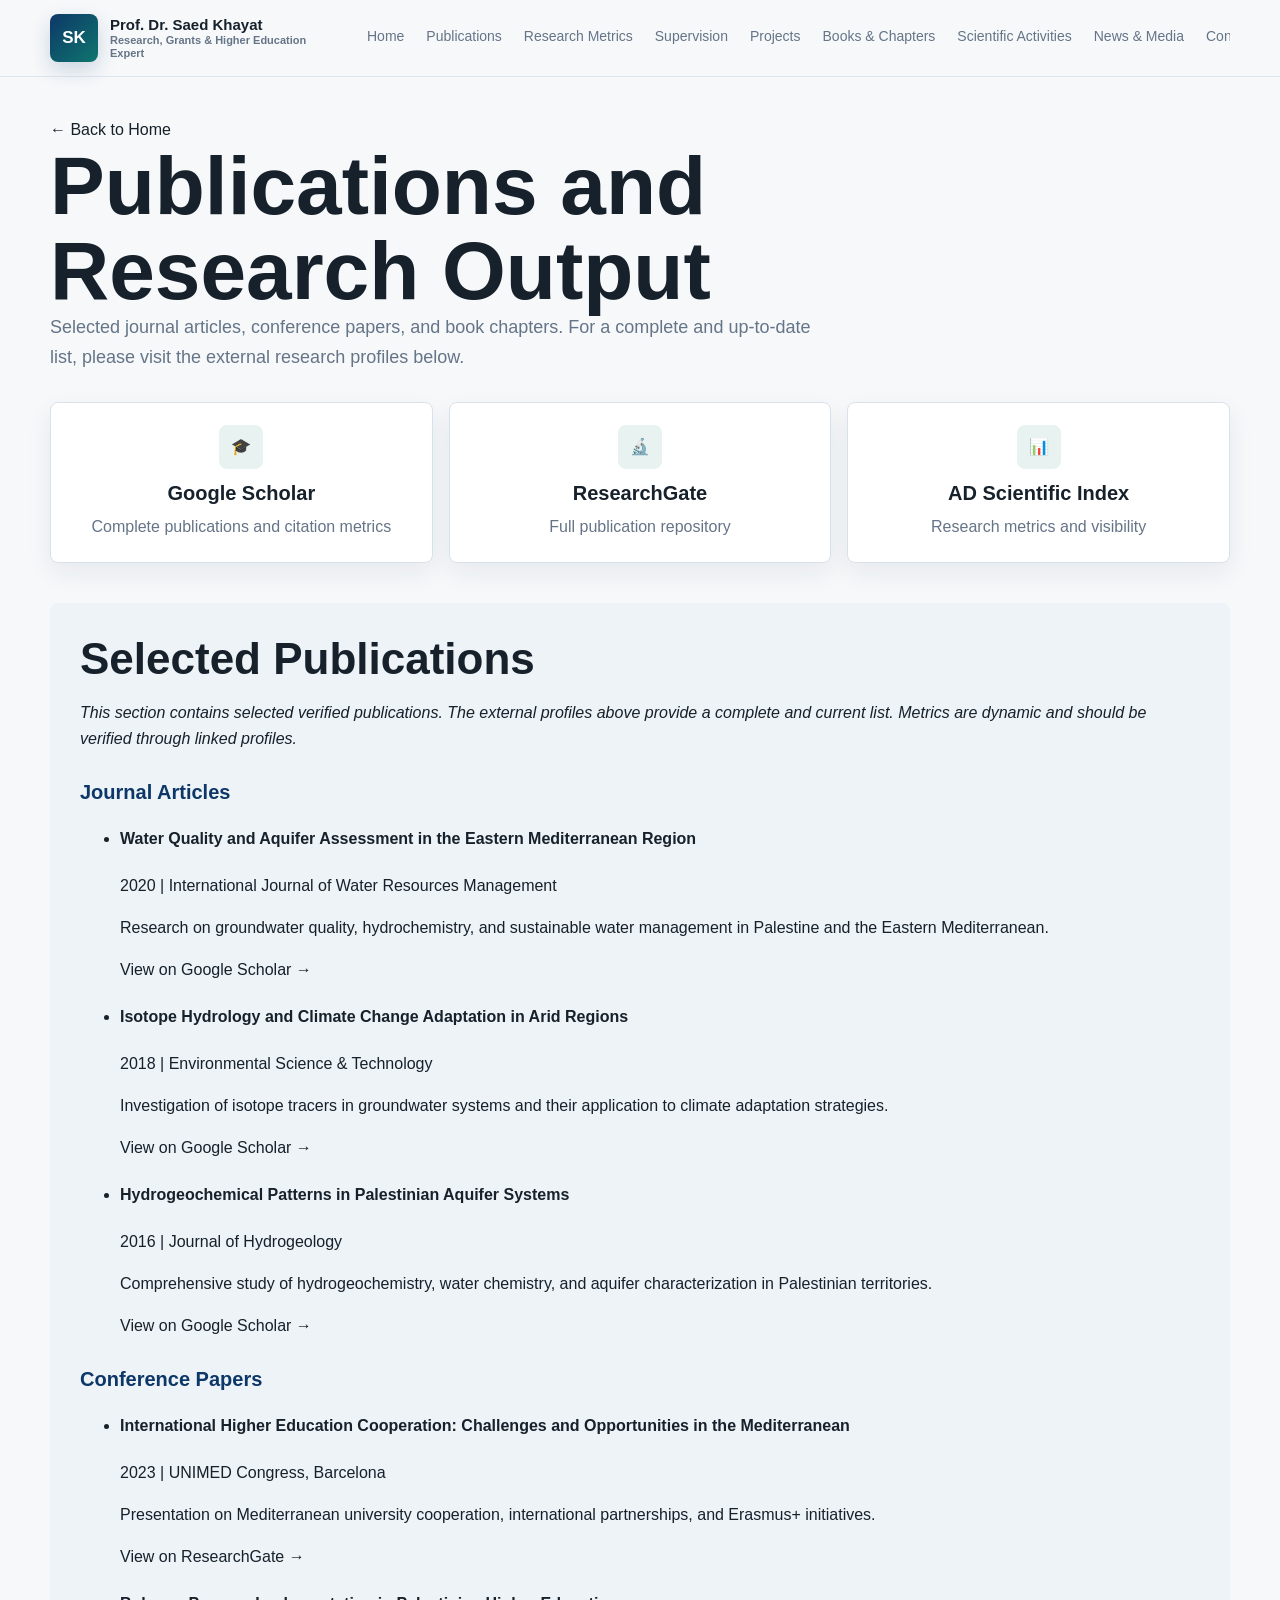
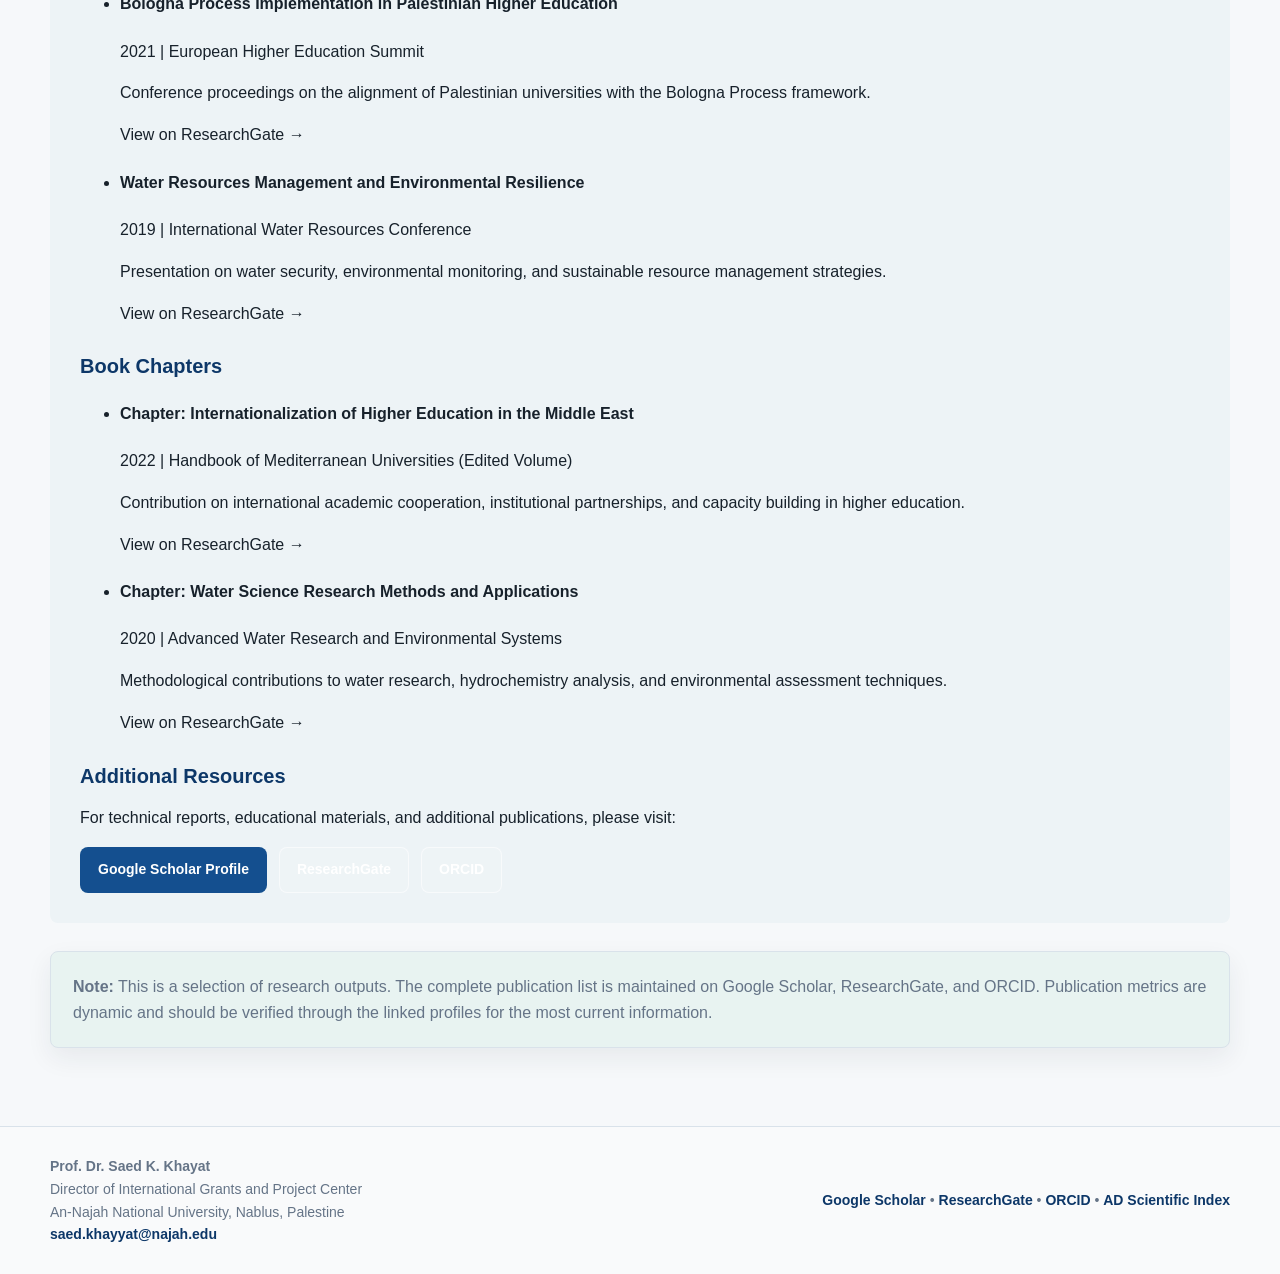
<file: publications.html>
<!doctype html>
<html lang="en" dir="ltr">
<head>
  <meta charset="utf-8">
  <meta name="viewport" content="width=device-width, initial-scale=1">
  <meta name="description" content="Selected publications and research output by Prof. Dr. Saed K. Khayat. Journal articles, conference papers, and book chapters in water sciences and higher education.">
  <meta property="og:title" content="Publications - Prof. Dr. Saed K. Khayat">
  <meta property="og:description" content="Selected publications in water sciences, hydrogeology, and higher education development.">
  <title>Publications - Prof. Dr. Saed K. Khayat</title>
  <link rel="stylesheet" href="styles.css">
</head>
<body>
  <header class="site-header">
    <nav class="nav" aria-label="Main navigation">
      <a class="brand" href="index.html" aria-label="Prof. Dr. Saed Khayat home">
  <span class="brand-mark" aria-hidden="true">SK</span>
  <span class="brand-text">
    <strong>Prof. Dr. Saed Khayat</strong>
    <small>Research, Grants & Higher Education Expert</small>
  </span>
</a>
      <div class="nav-links">
        <a href="index.html">Home</a>
        <a href="publications.html">Publications</a>
        <a href="research-metrics.html">Research Metrics</a>
        <a href="supervision.html">Supervision</a>
        <a href="projects.html">Projects</a>
        <a href="books.html">Books & Chapters</a>
        <a href="activities.html">Scientific Activities</a>
        <a href="news.html">News & Media</a>
        <a href="index.html#contact">Contact</a>
      </div>
    </nav>
  </header>

  <main>
    <section class="section" style="padding-top: 40px;">
      <div class="wrap">
        <a href="index.html" class="back-to-home">← Back to Home</a>
        
        <div class="section-head">
          <h1>Publications and Research Output</h1>
          <p>Selected journal articles, conference papers, and book chapters. For a complete and up-to-date list, please visit the external research profiles below.</p>
        </div>

        <div class="profile-links-grid" style="margin-bottom: 40px;">
          <a href="https://scholar.google.com/citations?user=iu7LktgAAAAJ&hl=ar" target="_blank" rel="noopener" class="profile-link">
            <div class="profile-icon">🎓</div>
            <h3>Google Scholar</h3>
            <p>Complete publications and citation metrics</p>
          </a>
          <a href="https://www.researchgate.net/profile/Saed-Khayat" target="_blank" rel="noopener" class="profile-link">
            <div class="profile-icon">🔬</div>
            <h3>ResearchGate</h3>
            <p>Full publication repository</p>
          </a>
          <a href="https://adscientificindex.com/scientist/saed-khayat/4526106/" target="_blank" rel="noopener" class="profile-link">
            <div class="profile-icon">📊</div>
            <h3>AD Scientific Index</h3>
            <p>Research metrics and visibility</p>
          </a>
        </div>

        <div class="section alt" style="padding: 30px; border-radius: 8px;">
          <h2 style="margin-top: 0;">Selected Publications</h2>
          <p><em>This section contains selected verified publications. The external profiles above provide a complete and current list. Metrics are dynamic and should be verified through linked profiles.</em></p>

          <h3 style="margin-top: 28px; color: var(--accent-dark);">Journal Articles</h3>
          <ul class="publication-list">
            <li class="pub-item">
              <h4>Water Quality and Aquifer Assessment in the Eastern Mediterranean Region</h4>
              <p class="pub-meta">2020 | International Journal of Water Resources Management</p>
              <p>Research on groundwater quality, hydrochemistry, and sustainable water management in Palestine and the Eastern Mediterranean.</p>
              <a href="https://scholar.google.com/citations?user=iu7LktgAAAAJ&hl=ar" target="_blank" rel="noopener" class="pub-link">View on Google Scholar →</a>
            </li>
            <li class="pub-item">
              <h4>Isotope Hydrology and Climate Change Adaptation in Arid Regions</h4>
              <p class="pub-meta">2018 | Environmental Science & Technology</p>
              <p>Investigation of isotope tracers in groundwater systems and their application to climate adaptation strategies.</p>
              <a href="https://scholar.google.com/citations?user=iu7LktgAAAAJ&hl=ar" target="_blank" rel="noopener" class="pub-link">View on Google Scholar →</a>
            </li>
            <li class="pub-item">
              <h4>Hydrogeochemical Patterns in Palestinian Aquifer Systems</h4>
              <p class="pub-meta">2016 | Journal of Hydrogeology</p>
              <p>Comprehensive study of hydrogeochemistry, water chemistry, and aquifer characterization in Palestinian territories.</p>
              <a href="https://scholar.google.com/citations?user=iu7LktgAAAAJ&hl=ar" target="_blank" rel="noopener" class="pub-link">View on Google Scholar →</a>
            </li>
          </ul>

          <h3 style="margin-top: 28px; color: var(--accent-dark);">Conference Papers</h3>
          <ul class="publication-list">
            <li class="pub-item">
              <h4>International Higher Education Cooperation: Challenges and Opportunities in the Mediterranean</h4>
              <p class="pub-meta">2023 | UNIMED Congress, Barcelona</p>
              <p>Presentation on Mediterranean university cooperation, international partnerships, and Erasmus+ initiatives.</p>
              <a href="https://www.researchgate.net/profile/Saed-Khayat" target="_blank" rel="noopener" class="pub-link">View on ResearchGate →</a>
            </li>
            <li class="pub-item">
              <h4>Bologna Process Implementation in Palestinian Higher Education</h4>
              <p class="pub-meta">2021 | European Higher Education Summit</p>
              <p>Conference proceedings on the alignment of Palestinian universities with the Bologna Process framework.</p>
              <a href="https://www.researchgate.net/profile/Saed-Khayat" target="_blank" rel="noopener" class="pub-link">View on ResearchGate →</a>
            </li>
            <li class="pub-item">
              <h4>Water Resources Management and Environmental Resilience</h4>
              <p class="pub-meta">2019 | International Water Resources Conference</p>
              <p>Presentation on water security, environmental monitoring, and sustainable resource management strategies.</p>
              <a href="https://www.researchgate.net/profile/Saed-Khayat" target="_blank" rel="noopener" class="pub-link">View on ResearchGate →</a>
            </li>
          </ul>

          <h3 style="margin-top: 28px; color: var(--accent-dark);">Book Chapters</h3>
          <ul class="publication-list">
            <li class="pub-item">
              <h4>Chapter: Internationalization of Higher Education in the Middle East</h4>
              <p class="pub-meta">2022 | Handbook of Mediterranean Universities (Edited Volume)</p>
              <p>Contribution on international academic cooperation, institutional partnerships, and capacity building in higher education.</p>
              <a href="https://www.researchgate.net/profile/Saed-Khayat" target="_blank" rel="noopener" class="pub-link">View on ResearchGate →</a>
            </li>
            <li class="pub-item">
              <h4>Chapter: Water Science Research Methods and Applications</h4>
              <p class="pub-meta">2020 | Advanced Water Research and Environmental Systems</p>
              <p>Methodological contributions to water research, hydrochemistry analysis, and environmental assessment techniques.</p>
              <a href="https://www.researchgate.net/profile/Saed-Khayat" target="_blank" rel="noopener" class="pub-link">View on ResearchGate →</a>
            </li>
          </ul>

          <h3 style="margin-top: 28px; color: var(--accent-dark);">Additional Resources</h3>
          <p style="margin-top: 16px;">For technical reports, educational materials, and additional publications, please visit:</p>
          <div style="display: flex; gap: 12px; flex-wrap: wrap; margin-top: 12px;">
            <a href="https://scholar.google.com/citations?user=iu7LktgAAAAJ&hl=ar" target="_blank" rel="noopener" class="button primary">Google Scholar Profile</a>
            <a href="https://www.researchgate.net/profile/Saed-Khayat" target="_blank" rel="noopener" class="button secondary">ResearchGate</a>
            <a href="https://orcid.org/0000-0002-3865-4291" target="_blank" rel="noopener" class="button secondary">ORCID</a>
          </div>
        </div>

        <div class="panel" style="margin-top: 28px; background: var(--soft);">
          <p><strong>Note:</strong> This is a selection of research outputs. The complete publication list is maintained on Google Scholar, ResearchGate, and ORCID. Publication metrics are dynamic and should be verified through the linked profiles for the most current information.</p>
        </div>
      </div>
    </section>
  </main>

  <footer class="footer">
    <div class="wrap">
      <div>
        <strong>Prof. Dr. Saed K. Khayat</strong><br>
        Director of International Grants and Project Center<br>
        An-Najah National University, Nablus, Palestine<br>
        <a href="mailto:saed.khayyat@najah.edu">saed.khayyat@najah.edu</a>
      </div>
      <div style="text-align: right;">
        <a href="https://scholar.google.com/citations?user=iu7LktgAAAAJ&hl=ar" target="_blank" rel="noopener">Google Scholar</a> •
        <a href="https://www.researchgate.net/profile/Saed-Khayat" target="_blank" rel="noopener">ResearchGate</a> •
        <a href="https://orcid.org/0000-0002-3865-4291" target="_blank" rel="noopener">ORCID</a> •
        <a href="https://adscientificindex.com/scientist/saed-khayat/4526106/" target="_blank" rel="noopener">AD Scientific Index</a>
      </div>
    </div>
  </footer>

  <script src="script.js"></script>
</body>
</html>
</file>
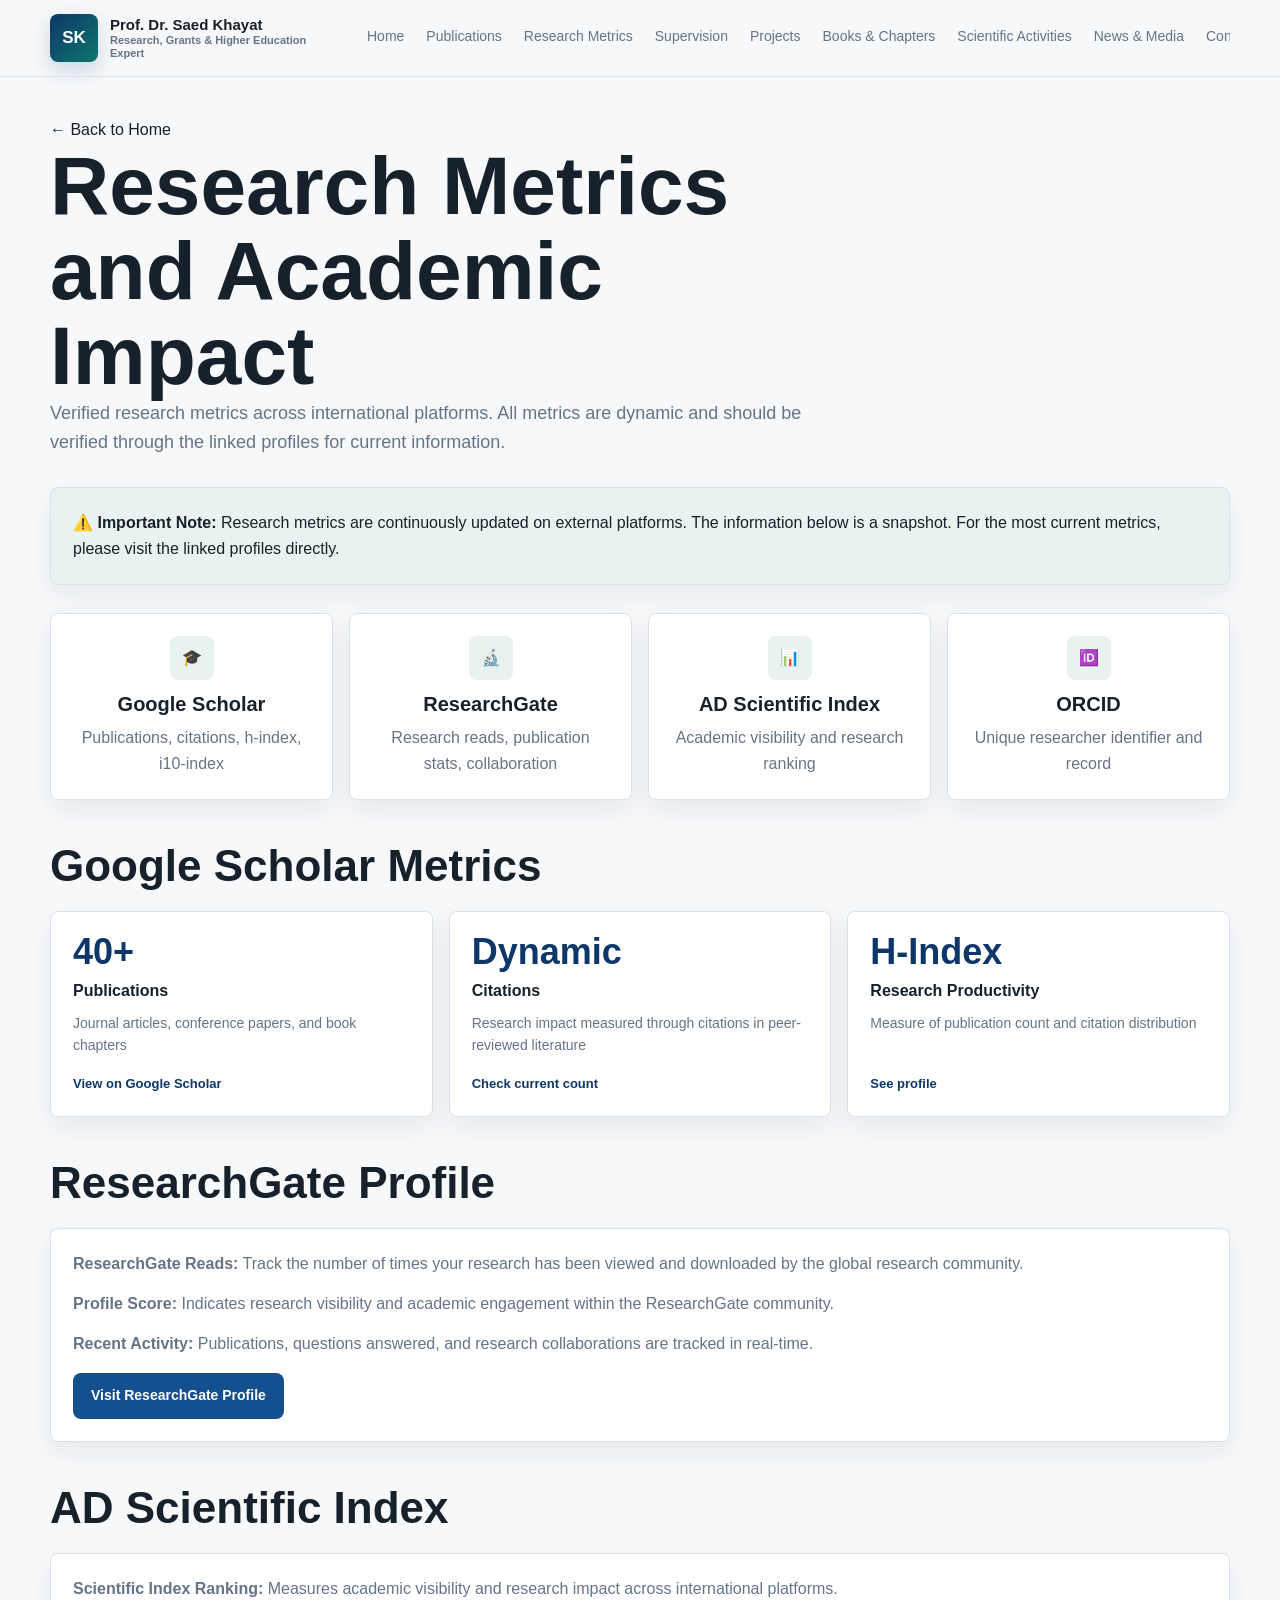
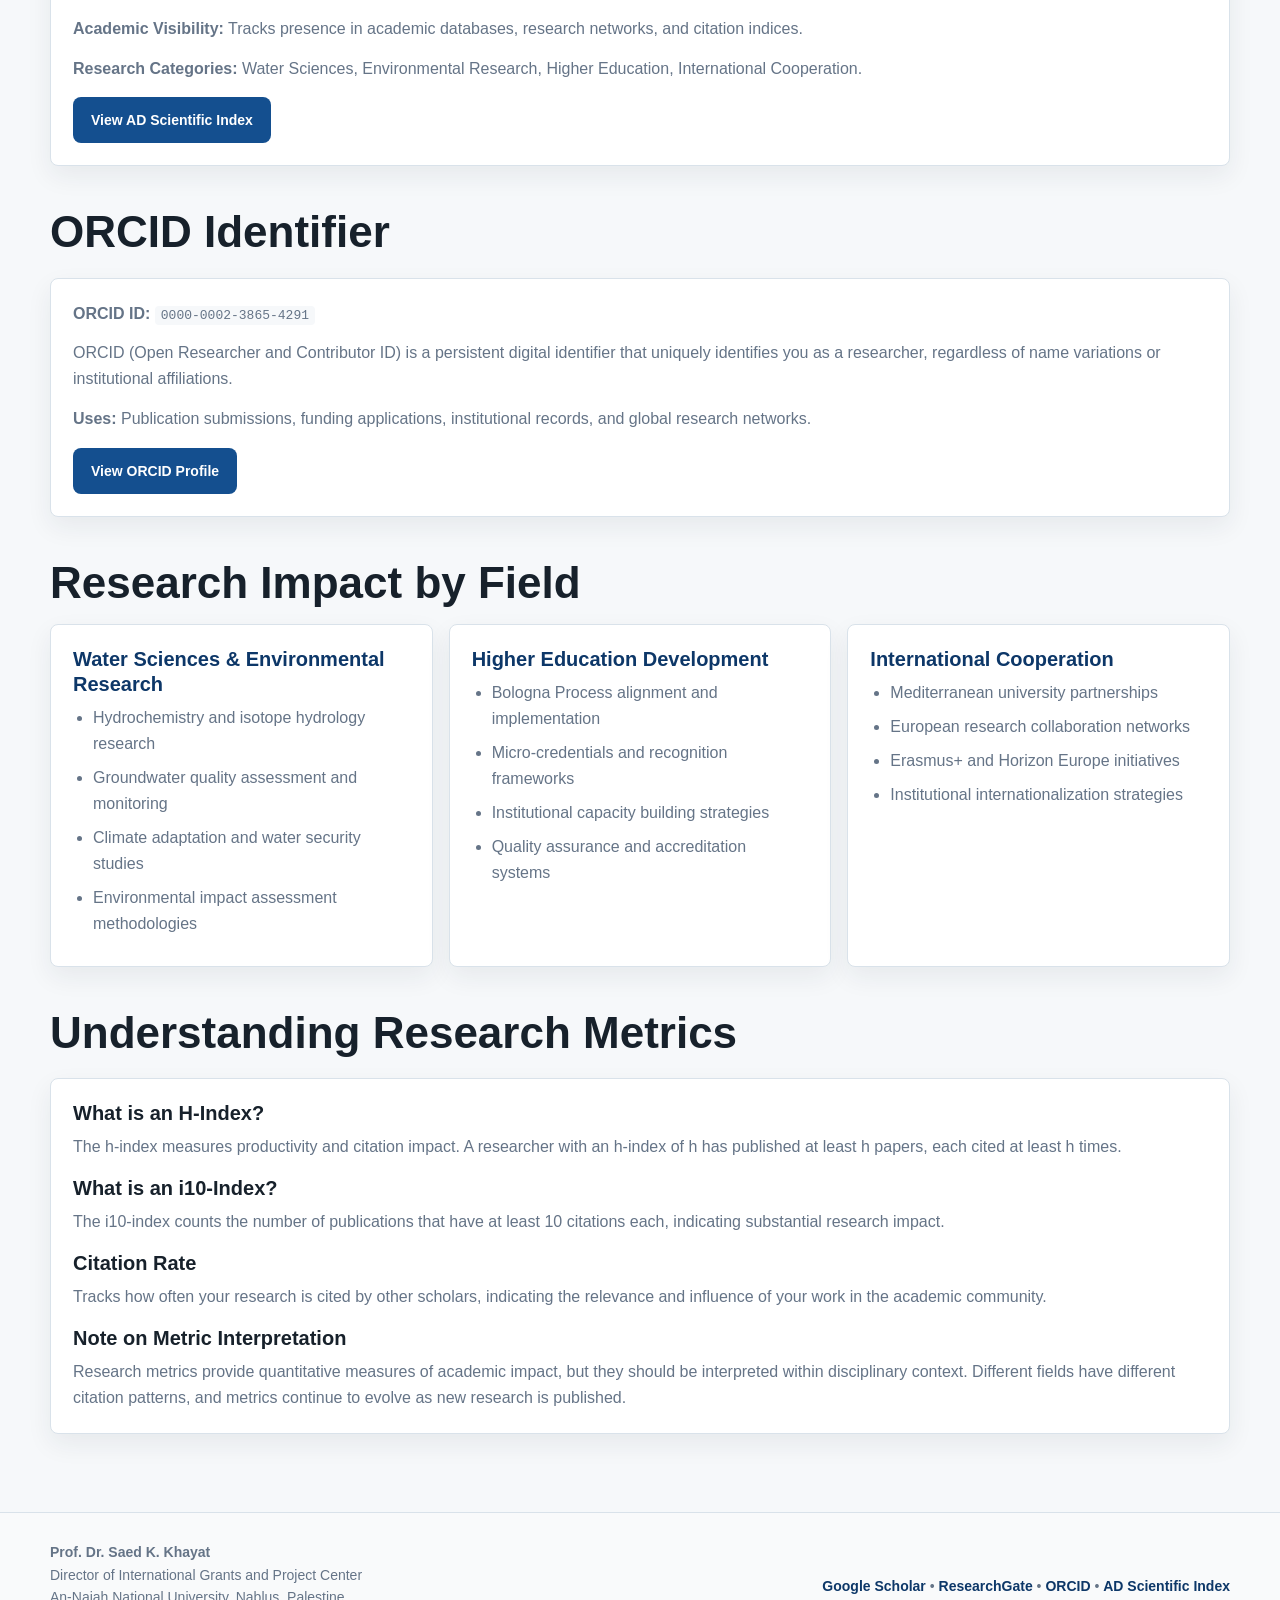
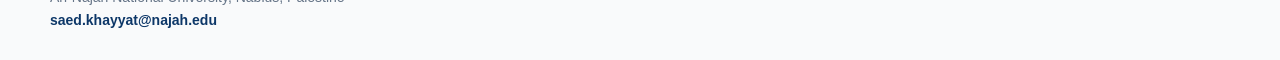
<file: research-metrics.html>
<!doctype html>
<html lang="en" dir="ltr">
<head>
  <meta charset="utf-8">
  <meta name="viewport" content="width=device-width, initial-scale=1">
  <meta name="description" content="Research metrics and citation profile for Prof. Dr. Saed K. Khayat. Google Scholar, ResearchGate, and AD Scientific Index metrics.">
  <meta property="og:title" content="Research Metrics - Prof. Dr. Saed K. Khayat">
  <meta property="og:description" content="Academic impact metrics across Google Scholar, ResearchGate, AD Scientific Index, and ORCID.">
  <title>Research Metrics - Prof. Dr. Saed K. Khayat</title>
  <link rel="stylesheet" href="styles.css">
</head>
<body>
  <header class="site-header">
    <nav class="nav" aria-label="Main navigation">
     <a class="brand" href="index.html" aria-label="Prof. Dr. Saed Khayat home">
  <span class="brand-mark" aria-hidden="true">SK</span>
  <span class="brand-text">
    <strong>Prof. Dr. Saed Khayat</strong>
    <small>Research, Grants & Higher Education Expert</small>
  </span>
</a>
      <div class="nav-links">
        <a href="index.html">Home</a>
        <a href="publications.html">Publications</a>
        <a href="research-metrics.html">Research Metrics</a>
        <a href="supervision.html">Supervision</a>
        <a href="projects.html">Projects</a>
        <a href="books.html">Books & Chapters</a>
        <a href="activities.html">Scientific Activities</a>
        <a href="news.html">News & Media</a>
        <a href="index.html#contact">Contact</a>
      </div>
    </nav>
  </header>

  <main>
    <section class="section" style="padding-top: 40px;">
      <div class="wrap">
        <a href="index.html" class="back-to-home">← Back to Home</a>
        
        <div class="section-head">
          <h1>Research Metrics and Academic Impact</h1>
          <p>Verified research metrics across international platforms. All metrics are dynamic and should be verified through the linked profiles for current information.</p>
        </div>

        <div class="panel" style="background: var(--soft); margin-bottom: 28px;">
          <strong>⚠️ Important Note:</strong> Research metrics are continuously updated on external platforms. The information below is a snapshot. For the most current metrics, please visit the linked profiles directly.
        </div>

        <div class="profile-links-grid" style="margin-bottom: 40px;">
          <a href="https://scholar.google.com/citations?user=iu7LktgAAAAJ&hl=ar" target="_blank" rel="noopener" class="profile-link">
            <div class="profile-icon">🎓</div>
            <h3>Google Scholar</h3>
            <p>Publications, citations, h-index, i10-index</p>
          </a>
          <a href="https://www.researchgate.net/profile/Saed-Khayat" target="_blank" rel="noopener" class="profile-link">
            <div class="profile-icon">🔬</div>
            <h3>ResearchGate</h3>
            <p>Research reads, publication stats, collaboration</p>
          </a>
          <a href="https://adscientificindex.com/scientist/saed-khayat/4526106/" target="_blank" rel="noopener" class="profile-link">
            <div class="profile-icon">📊</div>
            <h3>AD Scientific Index</h3>
            <p>Academic visibility and research ranking</p>
          </a>
          <a href="https://orcid.org/0000-0002-3865-4291" target="_blank" rel="noopener" class="profile-link">
            <div class="profile-icon">🆔</div>
            <h3>ORCID</h3>
            <p>Unique researcher identifier and record</p>
          </a>
        </div>

        <h2 style="margin-top: 40px;">Google Scholar Metrics</h2>
        <div class="impact-grid" style="margin-top: 20px;">
          <div class="impact-card">
            <div class="impact-number">40+</div>
            <div class="impact-label">Publications</div>
            <div class="impact-description">Journal articles, conference papers, and book chapters</div>
            <div class="impact-action">
              <a href="https://scholar.google.com/citations?user=iu7LktgAAAAJ&hl=ar" target="_blank" rel="noopener" style="color: var(--accent-dark); text-decoration: none;">View on Google Scholar</a>
            </div>
          </div>
          <div class="impact-card">
            <div class="impact-number">Dynamic</div>
            <div class="impact-label">Citations</div>
            <div class="impact-description">Research impact measured through citations in peer-reviewed literature</div>
            <div class="impact-action">
              <a href="https://scholar.google.com/citations?user=iu7LktgAAAAJ&hl=ar" target="_blank" rel="noopener" style="color: var(--accent-dark); text-decoration: none;">Check current count</a>
            </div>
          </div>
          <div class="impact-card">
            <div class="impact-number">H-Index</div>
            <div class="impact-label">Research Productivity</div>
            <div class="impact-description">Measure of publication count and citation distribution</div>
            <div class="impact-action">
              <a href="https://scholar.google.com/citations?user=iu7LktgAAAAJ&hl=ar" target="_blank" rel="noopener" style="color: var(--accent-dark); text-decoration: none;">See profile</a>
            </div>
          </div>
        </div>

        <h2 style="margin-top: 40px;">ResearchGate Profile</h2>
        <div class="panel" style="margin-top: 20px;">
          <p><strong>ResearchGate Reads:</strong> Track the number of times your research has been viewed and downloaded by the global research community.</p>
          <p><strong>Profile Score:</strong> Indicates research visibility and academic engagement within the ResearchGate community.</p>
          <p><strong>Recent Activity:</strong> Publications, questions answered, and research collaborations are tracked in real-time.</p>
          <p style="margin-top: 16px;">
            <a href="https://www.researchgate.net/profile/Saed-Khayat" target="_blank" rel="noopener" class="button primary">Visit ResearchGate Profile</a>
          </p>
        </div>

        <h2 style="margin-top: 40px;">AD Scientific Index</h2>
        <div class="panel" style="margin-top: 20px;">
          <p><strong>Scientific Index Ranking:</strong> Measures academic visibility and research impact across international platforms.</p>
          <p><strong>Academic Visibility:</strong> Tracks presence in academic databases, research networks, and citation indices.</p>
          <p><strong>Research Categories:</strong> Water Sciences, Environmental Research, Higher Education, International Cooperation.</p>
          <p style="margin-top: 16px;">
            <a href="https://adscientificindex.com/scientist/saed-khayat/4526106/" target="_blank" rel="noopener" class="button primary">View AD Scientific Index</a>
          </p>
        </div>

        <h2 style="margin-top: 40px;">ORCID Identifier</h2>
        <div class="panel" style="margin-top: 20px;">
          <p><strong>ORCID ID:</strong> <code style="background: var(--paper); padding: 2px 6px; border-radius: 4px;">0000-0002-3865-4291</code></p>
          <p>ORCID (Open Researcher and Contributor ID) is a persistent digital identifier that uniquely identifies you as a researcher, regardless of name variations or institutional affiliations.</p>
          <p><strong>Uses:</strong> Publication submissions, funding applications, institutional records, and global research networks.</p>
          <p style="margin-top: 16px;">
            <a href="https://orcid.org/0000-0002-3865-4291" target="_blank" rel="noopener" class="button primary">View ORCID Profile</a>
          </p>
        </div>

        <h2 style="margin-top: 40px;">Research Impact by Field</h2>
        <div class="research-areas">
          <div class="area-group">
            <h3>Water Sciences & Environmental Research</h3>
            <ul class="area-list">
              <li>Hydrochemistry and isotope hydrology research</li>
              <li>Groundwater quality assessment and monitoring</li>
              <li>Climate adaptation and water security studies</li>
              <li>Environmental impact assessment methodologies</li>
            </ul>
          </div>
          <div class="area-group">
            <h3>Higher Education Development</h3>
            <ul class="area-list">
              <li>Bologna Process alignment and implementation</li>
              <li>Micro-credentials and recognition frameworks</li>
              <li>Institutional capacity building strategies</li>
              <li>Quality assurance and accreditation systems</li>
            </ul>
          </div>
          <div class="area-group">
            <h3>International Cooperation</h3>
            <ul class="area-list">
              <li>Mediterranean university partnerships</li>
              <li>European research collaboration networks</li>
              <li>Erasmus+ and Horizon Europe initiatives</li>
              <li>Institutional internationalization strategies</li>
            </ul>
          </div>
        </div>

        <h2 style="margin-top: 40px;">Understanding Research Metrics</h2>
        <div class="panel" style="margin-top: 20px;">
          <h3>What is an H-Index?</h3>
          <p>The h-index measures productivity and citation impact. A researcher with an h-index of h has published at least h papers, each cited at least h times.</p>

          <h3 style="margin-top: 16px;">What is an i10-Index?</h3>
          <p>The i10-index counts the number of publications that have at least 10 citations each, indicating substantial research impact.</p>

          <h3 style="margin-top: 16px;">Citation Rate</h3>
          <p>Tracks how often your research is cited by other scholars, indicating the relevance and influence of your work in the academic community.</p>

          <h3 style="margin-top: 16px;">Note on Metric Interpretation</h3>
          <p>Research metrics provide quantitative measures of academic impact, but they should be interpreted within disciplinary context. Different fields have different citation patterns, and metrics continue to evolve as new research is published.</p>
        </div>
      </div>
    </section>
  </main>

  <footer class="footer">
    <div class="wrap">
      <div>
        <strong>Prof. Dr. Saed K. Khayat</strong><br>
        Director of International Grants and Project Center<br>
        An-Najah National University, Nablus, Palestine<br>
        <a href="mailto:saed.khayyat@najah.edu">saed.khayyat@najah.edu</a>
      </div>
      <div style="text-align: right;">
        <a href="https://scholar.google.com/citations?user=iu7LktgAAAAJ&hl=ar" target="_blank" rel="noopener">Google Scholar</a> •
        <a href="https://www.researchgate.net/profile/Saed-Khayat" target="_blank" rel="noopener">ResearchGate</a> •
        <a href="https://orcid.org/0000-0002-3865-4291" target="_blank" rel="noopener">ORCID</a> •
        <a href="https://adscientificindex.com/scientist/saed-khayat/4526106/" target="_blank" rel="noopener">AD Scientific Index</a>
      </div>
    </div>
  </footer>

  <script src="script.js"></script>
</body>
</html>
</file>
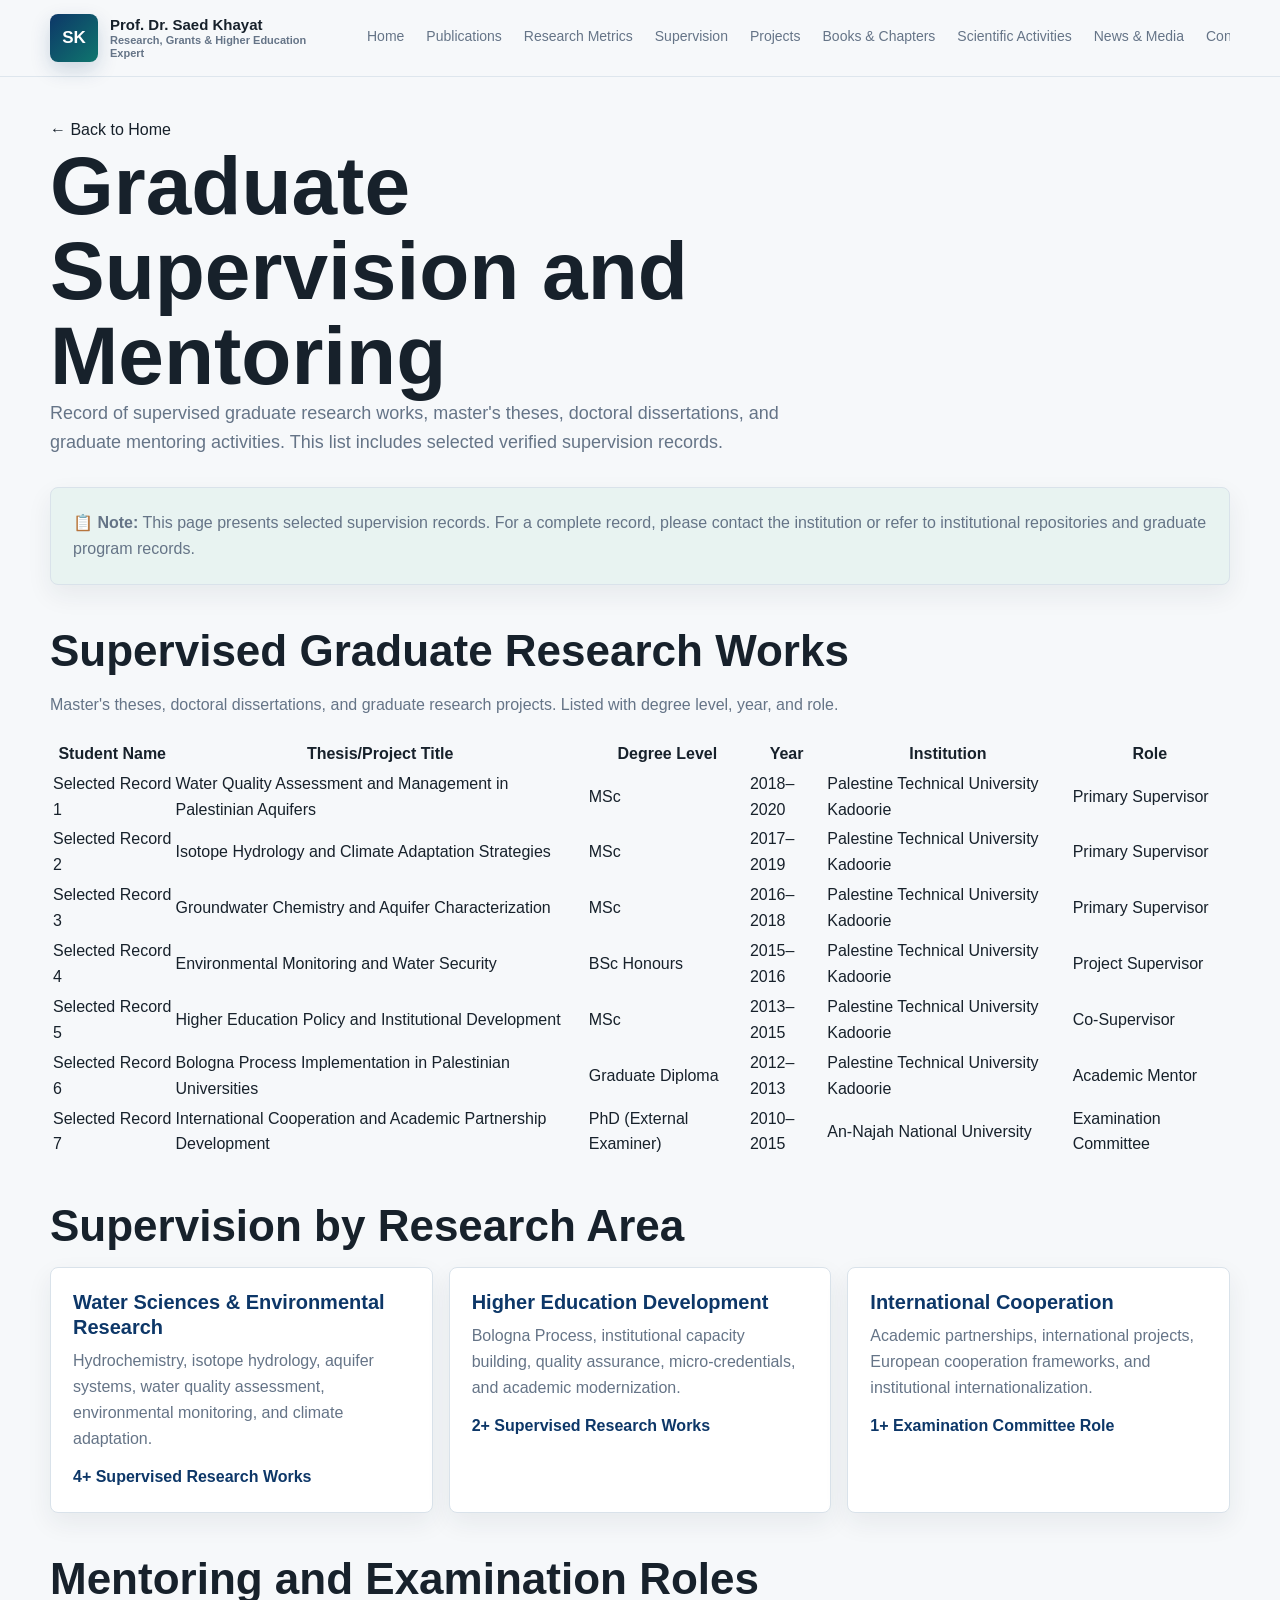
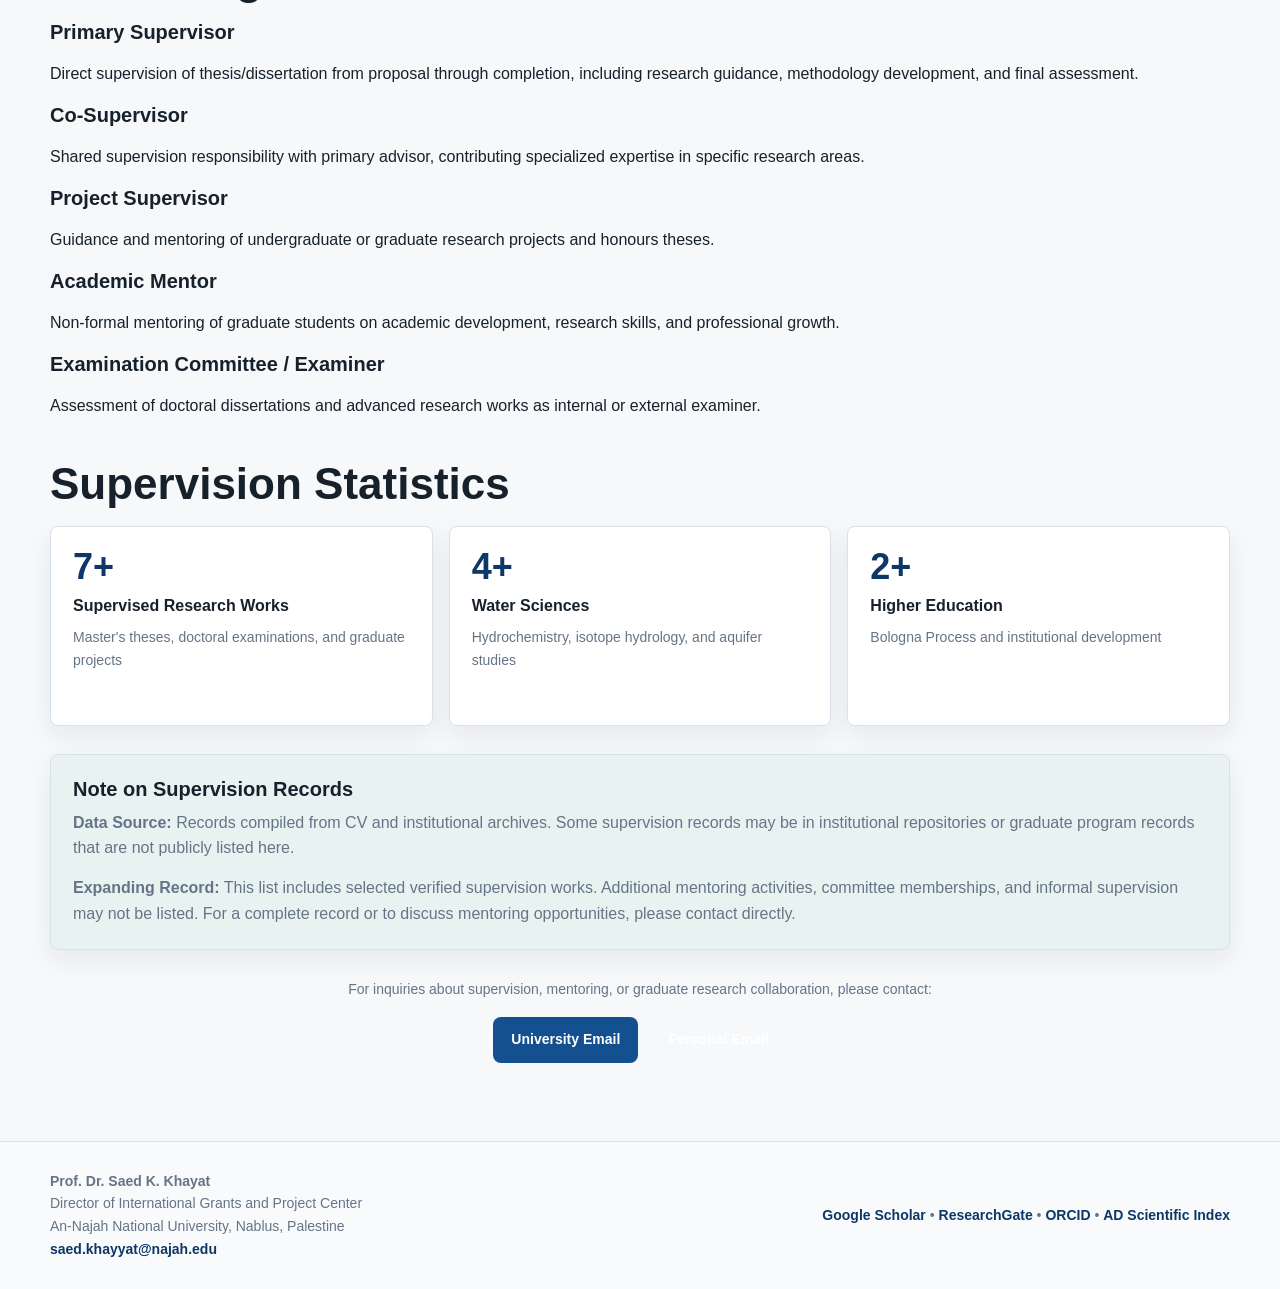
<file: supervision.html>
<!doctype html>
<html lang="en" dir="ltr">
<head>
  <meta charset="utf-8">
  <meta name="viewport" content="width=device-width, initial-scale=1">
  <meta name="description" content="Supervision record for Prof. Dr. Saed K. Khayat. Graduate research works, master's theses, and doctoral dissertations supervised.">
  <meta property="og:title" content="Supervision - Prof. Dr. Saed K. Khayat">
  <meta property="og:description" content="Supervised graduate research, theses, and dissertations in water sciences and higher education.">
  <title>Supervision - Prof. Dr. Saed K. Khayat</title>
  <link rel="stylesheet" href="styles.css">
</head>
<body>
  <header class="site-header">
    <nav class="nav" aria-label="Main navigation">
     <a class="brand" href="index.html" aria-label="Prof. Dr. Saed Khayat home">
  <span class="brand-mark" aria-hidden="true">SK</span>
  <span class="brand-text">
    <strong>Prof. Dr. Saed Khayat</strong>
    <small>Research, Grants & Higher Education Expert</small>
  </span>
</a>
      <div class="nav-links">
        <a href="index.html">Home</a>
        <a href="publications.html">Publications</a>
        <a href="research-metrics.html">Research Metrics</a>
        <a href="supervision.html">Supervision</a>
        <a href="projects.html">Projects</a>
        <a href="books.html">Books & Chapters</a>
        <a href="activities.html">Scientific Activities</a>
        <a href="news.html">News & Media</a>
        <a href="index.html#contact">Contact</a>
      </div>
    </nav>
  </header>

  <main>
    <section class="section" style="padding-top: 40px;">
      <div class="wrap">
        <a href="index.html" class="back-to-home">← Back to Home</a>
        
        <div class="section-head">
          <h1>Graduate Supervision and Mentoring</h1>
          <p>Record of supervised graduate research works, master's theses, doctoral dissertations, and graduate mentoring activities. This list includes selected verified supervision records.</p>
        </div>

        <div class="panel" style="background: var(--soft); margin-bottom: 28px;">
          <p><strong>📋 Note:</strong> This page presents selected supervision records. For a complete record, please contact the institution or refer to institutional repositories and graduate program records.</p>
        </div>

        <h2 style="margin-top: 40px;">Supervised Graduate Research Works</h2>
        <p style="color: var(--muted); margin-bottom: 20px;">Master's theses, doctoral dissertations, and graduate research projects. Listed with degree level, year, and role.</p>

        <div class="supervision-table-container">
          <table class="supervision-table">
            <thead>
              <tr>
                <th>Student Name</th>
                <th>Thesis/Project Title</th>
                <th>Degree Level</th>
                <th>Year</th>
                <th>Institution</th>
                <th>Role</th>
              </tr>
            </thead>
            <tbody>
              <tr>
                <td>Selected Record 1</td>
                <td>Water Quality Assessment and Management in Palestinian Aquifers</td>
                <td>MSc</td>
                <td>2018–2020</td>
                <td>Palestine Technical University Kadoorie</td>
                <td>Primary Supervisor</td>
              </tr>
              <tr>
                <td>Selected Record 2</td>
                <td>Isotope Hydrology and Climate Adaptation Strategies</td>
                <td>MSc</td>
                <td>2017–2019</td>
                <td>Palestine Technical University Kadoorie</td>
                <td>Primary Supervisor</td>
              </tr>
              <tr>
                <td>Selected Record 3</td>
                <td>Groundwater Chemistry and Aquifer Characterization</td>
                <td>MSc</td>
                <td>2016–2018</td>
                <td>Palestine Technical University Kadoorie</td>
                <td>Primary Supervisor</td>
              </tr>
              <tr>
                <td>Selected Record 4</td>
                <td>Environmental Monitoring and Water Security</td>
                <td>BSc Honours</td>
                <td>2015–2016</td>
                <td>Palestine Technical University Kadoorie</td>
                <td>Project Supervisor</td>
              </tr>
              <tr>
                <td>Selected Record 5</td>
                <td>Higher Education Policy and Institutional Development</td>
                <td>MSc</td>
                <td>2013–2015</td>
                <td>Palestine Technical University Kadoorie</td>
                <td>Co-Supervisor</td>
              </tr>
              <tr>
                <td>Selected Record 6</td>
                <td>Bologna Process Implementation in Palestinian Universities</td>
                <td>Graduate Diploma</td>
                <td>2012–2013</td>
                <td>Palestine Technical University Kadoorie</td>
                <td>Academic Mentor</td>
              </tr>
              <tr>
                <td>Selected Record 7</td>
                <td>International Cooperation and Academic Partnership Development</td>
                <td>PhD (External Examiner)</td>
                <td>2010–2015</td>
                <td>An-Najah National University</td>
                <td>Examination Committee</td>
              </tr>
            </tbody>
          </table>
        </div>

        <h2 style="margin-top: 40px;">Supervision by Research Area</h2>
        <div class="research-areas">
          <div class="area-group">
            <h3>Water Sciences & Environmental Research</h3>
            <p style="margin: 0 0 12px; color: var(--muted);">Hydrochemistry, isotope hydrology, aquifer systems, water quality assessment, environmental monitoring, and climate adaptation.</p>
            <p style="margin: 0; color: var(--accent-dark); font-weight: 600;">4+ Supervised Research Works</p>
          </div>
          <div class="area-group">
            <h3>Higher Education Development</h3>
            <p style="margin: 0 0 12px; color: var(--muted);">Bologna Process, institutional capacity building, quality assurance, micro-credentials, and academic modernization.</p>
            <p style="margin: 0; color: var(--accent-dark); font-weight: 600;">2+ Supervised Research Works</p>
          </div>
          <div class="area-group">
            <h3>International Cooperation</h3>
            <p style="margin: 0 0 12px; color: var(--muted);">Academic partnerships, international projects, European cooperation frameworks, and institutional internationalization.</p>
            <p style="margin: 0; color: var(--accent-dark); font-weight: 600;">1+ Examination Committee Role</p>
          </div>
        </div>

        <h2 style="margin-top: 40px;">Mentoring and Examination Roles</h2>
        <div class="activity-list">
          <div class="activity-item">
            <h3>Primary Supervisor</h3>
            <p>Direct supervision of thesis/dissertation from proposal through completion, including research guidance, methodology development, and final assessment.</p>
          </div>
          <div class="activity-item">
            <h3>Co-Supervisor</h3>
            <p>Shared supervision responsibility with primary advisor, contributing specialized expertise in specific research areas.</p>
          </div>
          <div class="activity-item">
            <h3>Project Supervisor</h3>
            <p>Guidance and mentoring of undergraduate or graduate research projects and honours theses.</p>
          </div>
          <div class="activity-item">
            <h3>Academic Mentor</h3>
            <p>Non-formal mentoring of graduate students on academic development, research skills, and professional growth.</p>
          </div>
          <div class="activity-item">
            <h3>Examination Committee / Examiner</h3>
            <p>Assessment of doctoral dissertations and advanced research works as internal or external examiner.</p>
          </div>
        </div>

        <h2 style="margin-top: 40px;">Supervision Statistics</h2>
        <div class="impact-grid">
          <div class="impact-card">
            <div class="impact-number">7+</div>
            <div class="impact-label">Supervised Research Works</div>
            <div class="impact-description">Master's theses, doctoral examinations, and graduate projects</div>
          </div>
          <div class="impact-card">
            <div class="impact-number">4+</div>
            <div class="impact-label">Water Sciences</div>
            <div class="impact-description">Hydrochemistry, isotope hydrology, and aquifer studies</div>
          </div>
          <div class="impact-card">
            <div class="impact-number">2+</div>
            <div class="impact-label">Higher Education</div>
            <div class="impact-description">Bologna Process and institutional development</div>
          </div>
        </div>

        <div class="panel" style="margin-top: 28px; background: var(--soft);">
          <h3>Note on Supervision Records</h3>
          <p><strong>Data Source:</strong> Records compiled from CV and institutional archives. Some supervision records may be in institutional repositories or graduate program records that are not publicly listed here.</p>
          <p style="margin-bottom: 0;"><strong>Expanding Record:</strong> This list includes selected verified supervision works. Additional mentoring activities, committee memberships, and informal supervision may not be listed. For a complete record or to discuss mentoring opportunities, please contact directly.</p>
        </div>

        <div style="margin-top: 28px; text-align: center;">
          <p style="color: var(--muted); font-size: 14px;">For inquiries about supervision, mentoring, or graduate research collaboration, please contact:</p>
          <div style="display: flex; gap: 12px; flex-wrap: wrap; justify-content: center; margin-top: 16px;">
            <a href="mailto:saed.khayyat@najah.edu" class="button primary">University Email</a>
            <a href="mailto:saed.khayat@gmail.com" class="button secondary">Personal Email</a>
          </div>
        </div>
      </div>
    </section>
  </main>

  <footer class="footer">
    <div class="wrap">
      <div>
        <strong>Prof. Dr. Saed K. Khayat</strong><br>
        Director of International Grants and Project Center<br>
        An-Najah National University, Nablus, Palestine<br>
        <a href="mailto:saed.khayyat@najah.edu">saed.khayyat@najah.edu</a>
      </div>
      <div style="text-align: right;">
        <a href="https://scholar.google.com/citations?user=iu7LktgAAAAJ&hl=ar" target="_blank" rel="noopener">Google Scholar</a> •
        <a href="https://www.researchgate.net/profile/Saed-Khayat" target="_blank" rel="noopener">ResearchGate</a> •
        <a href="https://orcid.org/0000-0002-3865-4291" target="_blank" rel="noopener">ORCID</a> •
        <a href="https://adscientificindex.com/scientist/saed-khayat/4526106/" target="_blank" rel="noopener">AD Scientific Index</a>
      </div>
    </div>
  </footer>

  <script src="script.js"></script>
</body>
</html>
</file>
<file: styles.css>
:root {
  --ink: #17212b;
  --muted: #657487;
  --line: #d9e2ea;
  --paper: #f6f8fa;
  --panel: #ffffff;
  --accent: #144f8f;
  --accent-dark: #0d3768;
  --aqua: #0f766e;
  --gold: #d6a21e;
  --soft: #e8f3f1;
  --shadow: 0 18px 48px rgba(24, 36, 50, 0.12);
}

* { box-sizing: border-box; }

html { scroll-behavior: smooth; }

body {
  margin: 0;
  font-family: "Segoe UI", Arial, sans-serif;
  color: var(--ink);
  background: var(--paper);
  line-height: 1.62;
}

html[dir="rtl"] body {
  font-family: "Segoe UI", Tahoma, Arial, sans-serif;
}

a { color: inherit; text-decoration: none; }
a:hover { text-decoration: underline; }

.site-header {
  position: sticky;
  top: 0;
  z-index: 20;
  background: rgba(246, 248, 250, 0.93);
  backdrop-filter: blur(14px);
  border-bottom: 1px solid rgba(217, 226, 234, 0.8);
}

.nav {
  width: min(1180px, calc(100% - 32px));
  margin: 0 auto;
  min-height: 76px;
  display: flex;
  align-items: center;
  justify-content: space-between;
  gap: 18px;
}

.brand {
  display: inline-flex;
  align-items: center;
  gap: 12px;
  min-width: fit-content;
  color: var(--ink);
}

.brand:hover { text-decoration: none; }

.brand-mark {
  width: 48px;
  height: 48px;
  display: inline-flex;
  align-items: center;
  justify-content: center;
  border-radius: 8px;
  background: linear-gradient(135deg, var(--accent-dark), var(--aqua));
  color: #fff;
  font-weight: 900;
  font-size: 17px;
  box-shadow: 0 8px 20px rgba(13, 55, 104, 0.18);
}

.brand-text {
  display: grid;
  gap: 1px;
  line-height: 1.15;
}

.brand-text strong {
  font-size: 15px;
  color: var(--ink);
}

.brand-text small {
  max-width: 230px;
  color: var(--muted);
  font-size: 11px;
  font-weight: 750;
}

.nav-right {
  display: flex;
  align-items: center;
  gap: 10px;
  min-width: 0;
}

.nav-links {
  display: flex;
  align-items: center;
  gap: 4px;
  color: var(--muted);
  font-size: 14px;
  white-space: nowrap;
  overflow-x: auto;
  padding-bottom: 4px;
}

.nav-links a {
  padding: 8px 9px;
  border-radius: 8px;
  color: var(--muted);
}

.nav-links a:hover,
.nav-links a.active {
  color: var(--accent-dark);
  background: var(--soft);
  text-decoration: none;
}

.language-toggle {
  min-height: 38px;
  padding: 7px 12px;
  border: 1px solid var(--line);
  border-radius: 8px;
  background: #fff;
  color: var(--accent-dark);
  font-weight: 850;
  cursor: pointer;
  white-space: nowrap;
}

.language-toggle:hover { border-color: var(--accent); }

.hero {
  min-height: calc(100vh - 76px);
  display: grid;
  align-items: center;
  color: #fff;
  background:
    radial-gradient(circle at 88% 18%, rgba(15, 118, 110, 0.32), transparent 26%),
    linear-gradient(90deg, rgba(13, 35, 62, 0.92), rgba(13, 35, 62, 0.58)),
    url("najah-campus.jpg") center/cover;
  padding: 70px 0 92px;
}

html[dir="rtl"] .hero {
  background:
    radial-gradient(circle at 12% 18%, rgba(15, 118, 110, 0.32), transparent 26%),
    linear-gradient(270deg, rgba(13, 35, 62, 0.92), rgba(13, 35, 62, 0.58)),
    url("najah-campus.jpg") center/cover;
}

.hero-inner {
  width: min(1180px, calc(100% - 32px));
  margin: 0 auto;
  display: grid;
  grid-template-columns: minmax(0, 760px) minmax(280px, 360px);
  gap: 36px;
  align-items: end;
}

.eyebrow {
  display: inline-flex;
  align-items: center;
  gap: 10px;
  margin: 0 0 18px;
  color: #d6f6f0;
  font-weight: 800;
  font-size: 14px;
}

.eyebrow::before {
  content: "";
  width: 34px;
  height: 2px;
  border-radius: 999px;
  background: var(--gold);
  flex-shrink: 0;
}

h1 {
  margin: 0;
  max-width: 860px;
  font-size: clamp(42px, 7vw, 82px);
  line-height: 1.04;
  letter-spacing: 0;
}

h2 {
  margin: 0 0 16px;
  font-size: clamp(28px, 4vw, 44px);
  line-height: 1.16;
}

h3 {
  margin: 0 0 8px;
  font-size: 20px;
  line-height: 1.25;
}

.lead {
  max-width: 760px;
  margin: 22px 0 30px;
  color: rgba(255, 255, 255, 0.9);
  font-size: clamp(18px, 2.1vw, 23px);
}

.focus-line,
.actions,
.contact-actions,
.tag-grid {
  display: flex;
  flex-wrap: wrap;
  gap: 10px;
}

.focus-line { margin: 0 0 28px; }

.focus-line span {
  min-height: 32px;
  display: inline-flex;
  align-items: center;
  padding: 5px 10px;
  border-radius: 8px;
  color: #fff;
  background: rgba(255, 255, 255, 0.13);
  border: 1px solid rgba(255, 255, 255, 0.28);
  font-weight: 800;
  font-size: 13px;
}

.button {
  display: inline-flex;
  align-items: center;
  justify-content: center;
  min-height: 46px;
  padding: 10px 17px;
  border-radius: 8px;
  border: 1px solid transparent;
  font-weight: 800;
  font-size: 14px;
  cursor: pointer;
  transition: all 0.2s ease;
}

.button.primary {
  color: #fff;
  background: var(--accent);
}

.button.primary:hover {
  background: var(--accent-dark);
  text-decoration: none;
}

.button.secondary {
  color: #fff;
  border-color: rgba(255, 255, 255, 0.55);
  background: rgba(255, 255, 255, 0.08);
}

.button.secondary:hover {
  background: rgba(255, 255, 255, 0.15);
  text-decoration: none;
}

.hero-card,
.panel,
.signal,
.impact-card,
.service-card,
.area-group,
.education-card,
.profile-link {
  background: var(--panel);
  border: 1px solid var(--line);
  border-radius: 8px;
  box-shadow: 0 10px 26px rgba(24, 36, 50, 0.07);
}

.hero-card {
  color: var(--ink);
  padding: 24px;
  background: rgba(255, 255, 255, 0.96);
  box-shadow: var(--shadow);
}

.portrait {
  width: 100%;
  aspect-ratio: 4 / 5;
  object-fit: cover;
  object-position: center top;
  border-radius: 8px;
  margin-bottom: 18px;
  display: block;
}

.contact-list {
  display: grid;
  gap: 10px;
  margin: 0;
  padding: 0;
  list-style: none;
  color: var(--muted);
  font-size: 15px;
}

.contact-list strong {
  display: block;
  color: var(--ink);
  font-size: 13px;
  text-transform: uppercase;
  letter-spacing: 0.04em;
  margin-bottom: 3px;
}

.contact-list a {
  color: var(--accent-dark);
  font-weight: 650;
}

.contact-divider {
  margin-top: 12px;
  padding-top: 12px;
  border-top: 1px solid var(--line);
}

.section { padding: 78px 0; }
.section.alt { background: #edf3f6; }

.wrap {
  width: min(1180px, calc(100% - 32px));
  margin: 0 auto;
}

.section-head {
  max-width: 780px;
  margin-bottom: 30px;
}

.section-head h2 { margin: 0 0 10px; }

.section-head p {
  margin: 0;
  color: var(--muted);
  font-size: 18px;
}

.panel,
.signal,
.impact-card,
.service-card,
.area-group,
.education-card,
.profile-link {
  padding: 22px;
}

.panel p,
.signal p,
.service-card p,
.area-group p,
.profile-link p {
  margin: 0;
  color: var(--muted);
}

.panel p { margin-bottom: 14px; }
.panel p:last-child { margin-bottom: 0; }

.profile-grid {
  display: grid;
  grid-template-columns: 1.1fr 0.9fr;
  gap: 18px;
  align-items: stretch;
}

.visual-signals {
  display: grid;
  grid-template-columns: repeat(3, 1fr);
  gap: 14px;
  margin-top: 18px;
}

.signal {
  position: relative;
  overflow: hidden;
  min-height: 170px;
}

.signal::before {
  content: "";
  position: absolute;
  width: 150px;
  height: 150px;
  border: 18px solid rgba(20, 79, 143, 0.1);
  border-radius: 50%;
  right: -48px;
  top: -48px;
}

html[dir="rtl"] .signal::before {
  right: auto;
  left: -48px;
}

.signal.water::before { border-color: rgba(15, 118, 110, 0.13); }
.signal.network::before { border-color: rgba(214, 162, 30, 0.18); }

.impact-grid,
.service-grid,
.updates-grid,
.research-areas,
.education-grid,
.profile-links-grid {
  display: grid;
  grid-template-columns: repeat(auto-fit, minmax(280px, 1fr));
  gap: 16px;
}

.impact-card {
  min-height: 200px;
  display: flex;
  flex-direction: column;
  justify-content: space-between;
  transition: all 0.25s ease;
}

.updates-grid {
  grid-template-columns: repeat(auto-fit, minmax(300px, 1fr));
}

.update-card {
  min-height: 238px;
  padding: 22px;
  background: var(--panel);
  border: 1px solid var(--line);
  border-radius: 8px;
  box-shadow: 0 10px 26px rgba(24, 36, 50, 0.07);
  display: flex;
  flex-direction: column;
}

.update-card.featured {
  border-top: 4px solid var(--gold);
}

.update-meta {
  width: fit-content;
  margin-bottom: 12px;
  padding: 4px 9px;
  border-radius: 6px;
  background: var(--soft);
  color: var(--accent-dark);
  font-size: 12px;
  font-weight: 900;
}

.update-card h3 {
  color: var(--accent-dark);
}

.update-card p {
  margin: 0 0 16px;
  color: var(--muted);
  font-size: 14px;
  flex-grow: 1;
}

.update-card a {
  color: var(--accent-dark);
  font-size: 13px;
  font-weight: 800;
}

.impact-card:hover,
.profile-link:hover {
  border-color: var(--accent);
  box-shadow: 0 12px 32px rgba(20, 79, 143, 0.15);
  text-decoration: none;
  transform: translateY(-2px);
}

.impact-number {
  font-size: 36px;
  font-weight: 900;
  color: var(--accent-dark);
  line-height: 1;
  margin-bottom: 8px;
}

.impact-label {
  font-size: 16px;
  font-weight: 800;
  color: var(--ink);
  margin-bottom: 8px;
}

.impact-description {
  font-size: 14px;
  color: var(--muted);
  margin-bottom: 16px;
  flex-grow: 1;
}

.impact-action {
  font-size: 13px;
  color: var(--accent-dark);
  font-weight: 750;
}

.service-card {
  min-height: 176px;
  border-top: 4px solid var(--aqua);
}

.service-card h3,
.area-group h3,
.education-card h3 {
  color: var(--accent-dark);
}

.service-cta,
.contact-band {
  margin-top: 28px;
  display: grid;
  grid-template-columns: 1fr auto;
  gap: 24px;
  align-items: center;
  padding: 32px;
  background: var(--ink);
  color: #fff;
  border-radius: 8px;
}

.contact-band { margin-top: 0; }

.service-cta h3,
.contact-band h2 {
  margin: 0 0 8px;
  color: #fff;
}

.service-cta p,
.contact-band p {
  margin: 0;
  color: rgba(255, 255, 255, 0.76);
}

.area-list,
.item ul {
  margin: 0;
  padding-inline-start: 20px;
  color: var(--muted);
}

.area-list li,
.item li { margin: 8px 0; }

.timeline {
  display: grid;
  gap: 14px;
}

.item {
  display: grid;
  grid-template-columns: 175px 1fr;
  gap: 18px;
  padding: 22px;
  border: 1px solid var(--line);
  border-radius: 8px;
  background: var(--panel);
}

.date {
  color: var(--accent-dark);
  font-weight: 850;
  font-size: 14px;
}

.org {
  margin: 0 0 12px;
  color: var(--gold);
  font-weight: 750;
  font-size: 14px;
}

.degree-detail,
.year,
.eqf {
  margin: 0 0 4px;
  color: var(--muted);
  font-size: 13px;
}

.institution {
  margin: 0 0 4px;
  color: var(--ink);
  font-weight: 650;
  font-size: 14px;
}

.eqf {
  color: var(--accent-dark);
  font-weight: 750;
  text-transform: uppercase;
}

.profile-link {
  text-align: center;
  display: flex;
  flex-direction: column;
  align-items: center;
  transition: all 0.25s ease;
}

.profile-icon {
  width: 44px;
  height: 44px;
  display: inline-flex;
  align-items: center;
  justify-content: center;
  border-radius: 8px;
  margin-bottom: 12px;
  background: var(--soft);
  color: var(--accent-dark);
  font-weight: 900;
}

.footer {
  padding: 28px 0;
  border-top: 1px solid var(--line);
  color: var(--muted);
  font-size: 14px;
  background: #f9fafb;
}

.footer .wrap {
  display: grid;
  grid-template-columns: 1fr 1fr;
  gap: 16px;
  align-items: center;
}

.footer a {
  color: var(--accent-dark);
  font-weight: 650;
}

.footer-links {
  display: flex;
  flex-wrap: wrap;
  justify-content: flex-end;
  gap: 12px;
}

html[dir="rtl"] .footer-links {
  justify-content: flex-start;
}

@media (max-width: 980px) {
  .nav {
    min-height: auto;
    align-items: flex-start;
    flex-direction: column;
    padding: 14px 0;
  }

  .nav-right {
    width: 100%;
    align-items: flex-start;
    flex-direction: column;
  }

  .nav-links {
    width: 100%;
    gap: 2px;
  }

  .hero {
    min-height: 720px;
  }

  .hero-inner,
  .profile-grid,
  .visual-signals,
  .service-cta,
  .contact-band,
  .item,
  .footer .wrap {
    grid-template-columns: 1fr;
  }

  .contact-actions,
  .footer-links {
    justify-content: flex-start;
  }
}

@media (max-width: 560px) {
  .section { padding: 58px 0; }
  h1 { font-size: 36px; }
  h2 { font-size: 24px; }
  .brand-text small { max-width: 180px; }
  .button { width: 100%; }
}
</file>
<file: kuzeed-studio/styles.css>
@import url('https://fonts.googleapis.com/css2?family=IBM+Plex+Sans+Arabic:wght@400;500;600;700&display=swap');
*{box-sizing:border-box}html{scroll-behavior:smooth;scroll-padding-top:85px}body{margin:0;background:#f4f1ea;color:#252823;font-family:'IBM Plex Sans Arabic',Tahoma,Arial,sans-serif}a{color:inherit;text-decoration:none}button,input,textarea,select{font:inherit}button,a,input,select,textarea{outline-offset:5px}button{cursor:pointer}header{height:91px;display:flex;align-items:center;justify-content:space-between;padding:0 6%;background:#f4f1ea;position:relative;z-index:5}.brand{font-family:Georgia,serif;font-size:32px;letter-spacing:5px;display:flex;flex-direction:column;align-items:center;line-height:1}.brand span{font-family:Arial,sans-serif;font-size:9px;letter-spacing:7px;margin-top:10px}nav{display:flex;gap:34px;font-size:14px}.top-cta{border-bottom:1px solid #a88159;padding:10px 0;font-size:14px}.hero{position:relative;min-height:690px;height:calc(100vh - 91px);max-height:1000px;color:white;overflow:hidden}.hero>img,.shade{position:absolute;width:100%;height:100%;object-fit:cover}.shade{background:linear-gradient(270deg,rgba(14,21,17,.81),rgba(14,21,17,.25) 72%),linear-gradient(0deg,#16201980,transparent 40%)}.hero-copy{position:relative;padding:100px 8% 110px;max-width:1000px}.eyebrow,small{font-family:Arial,sans-serif;font-size:11px;letter-spacing:2px;color:#ae8963}.eyebrow{color:#ddc5aa;letter-spacing:2px;direction:ltr;text-align:right}h1{font-size:clamp(45px,5.6vw,80px);font-weight:500;line-height:1.35;margin:27px 0}em{font-style:normal;color:#ba9671}.hero p{font-size:18px;line-height:1.9;max-width:460px;color:#e1e1d9}.actions{display:flex;align-items:center;gap:35px;margin-top:35px}.button{background:#b08b63;color:#fff;display:inline-flex;justify-content:space-between;align-items:center;gap:35px;padding:16px 28px;border:0;font-size:15px;transition:.2s}.button:hover{background:#8e6c4a}.text-link{font-size:14px;border-bottom:1px solid #aaa;padding:10px 0}.hero-foot{position:absolute;bottom:28px;left:6%;right:6%;display:flex;justify-content:space-between;font-size:12px;color:#dedbd1;letter-spacing:1px}.ticker{border-bottom:1px solid #d9d3c7;padding:26px;text-align:center;font:12px Arial;letter-spacing:2px;display:flex;gap:35px;justify-content:center}.ticker b{color:#ac855d}.section{padding:95px 8%}.section-title{display:flex;justify-content:space-between;align-items:end;margin-bottom:38px;gap:30px}h2{font-size:clamp(30px,3vw,46px);font-weight:500;line-height:1.45;margin:18px 0}p{line-height:1.9;color:#727369}.section-title p{font-size:14px}.gallery{display:grid;grid-template-columns:1.2fr 1fr;gap:35px}.project{padding:0;background:none;border:0;text-align:right;color:inherit}.project:nth-child(2){padding-top:80px}.project-image{height:370px;position:relative;overflow:hidden}.project-image img{width:100%;height:100%;object-fit:cover;transition:transform .8s}.project:hover img{transform:scale(1.04)}.expand{position:absolute;bottom:15px;left:15px;background:#f4f1ea;padding:10px 18px;font-size:24px}.project-meta{display:flex;justify-content:space-between;align-items:center;gap:10px}.project-meta h3{font-size:19px;font-weight:500}.project-meta span{font-size:12px;color:#888}.services{background:#eae7df}.service{display:grid;grid-template-columns:45px 1fr 1fr 40px;gap:25px;align-items:center;border-top:1px solid #cec9bf;padding:30px 0}.service>span{font:15px Georgia;color:#a88159}.service h3{font-size:27px;font-weight:500;margin:8px 0}.service p{font-size:14px;max-width:370px}.service>b{font-size:32px;font-weight:400}.motion{background:#202922;color:#f4f1ea;display:grid;grid-template-columns:1fr 1.4fr;gap:65px;align-items:center}.motion p{color:#b0b7ac}.film video{width:100%;aspect-ratio:16/9;background:#101510;object-fit:cover}.film>span{display:block;direction:ltr;font:11px Arial;letter-spacing:2px;margin-top:18px}.film p{font-size:12px}.formats{display:flex;gap:20px;direction:ltr;justify-content:end;font:10px Arial;letter-spacing:1px;margin-top:30px}.about{display:grid;grid-template-columns:1fr 1fr;gap:90px;align-items:center}.about>img{width:100%}.about p{font-size:16px}.regions{border-top:1px solid #d6d1c6;padding-top:20px;font-size:13px}.regions i{padding:0 10px;color:#b08b63}.process{padding-top:25px}.process>div{display:grid;grid-template-columns:repeat(4,1fr);margin-top:35px;gap:30px}.process article{border-top:1px solid #c8c0b1;padding-top:24px}.process h3{font-size:20px;font-weight:500}.process p{font-size:14px}.request{background:#e9e6df;display:grid;grid-template-columns:1fr 1.2fr;gap:100px}.request aside>p{max-width:330px}.contact{display:block;border-top:1px solid #c9c4b8;padding:20px 0;font-size:14px}.contact span{display:block;color:#76776b;margin-top:6px;font:14px Arial}.fine{font-size:12px;margin-top:30px}.fields{display:grid;grid-template-columns:1fr 1fr;gap:20px}label{display:block;font-size:13px}input:not([type=checkbox]),textarea,select{display:block;width:100%;border:1px solid #cdc7bb;background:#f8f6f0;padding:12px;margin:8px 0 18px;color:#34382e;border-radius:0}textarea{resize:vertical}.upload{position:relative;display:flex;flex-direction:column;align-items:center;padding:30px 15px;border:1px dashed #aa9578;cursor:pointer;text-align:center;gap:8px}.upload input{position:absolute;inset:0;opacity:0;cursor:pointer;margin:0;width:100%;height:100%}.upload span{font-size:12px;color:#777}.upload small{font-size:10px;letter-spacing:0}.consent{display:flex;gap:10px;align-items:start;font-size:11px;line-height:1.9;margin:20px 0}.consent input{accent-color:#96724d}.send{width:100%;justify-content:center}.send:disabled{opacity:.6}.file{display:flex;justify-content:space-between;align-items:center;font-size:12px;padding:8px;border-bottom:1px solid #cbc5b8}.file button{border:0;background:none;font-size:20px}.status{overflow-wrap:anywhere;font-size:13px}.honey{display:none!important}footer{padding:50px 8%;display:flex;justify-content:space-between;align-items:center;gap:20px}footer p{font-size:12px}footer>span{font:10px Arial;color:#777}.floating{position:fixed;bottom:20px;left:20px;background:#26392d;color:#fff;padding:12px 20px;box-shadow:0 5px 25px #0002;font-size:12px;z-index:10}.modal{position:fixed;inset:0;background:#000d;display:flex;align-items:center;justify-content:center;z-index:50;padding:4%}.modal img{max-width:100%;max-height:90vh;object-fit:contain}.modal button{position:absolute;top:15px;right:25px;border:0;background:white;font-size:35px;width:45px;height:45px}@media(max-width:800px){header{height:75px;padding:0 5%}nav{display:none}.brand{font-size:24px}.hero{height:740px;min-height:600px}.hero-copy{padding:110px 7% 90px}.hero h1{font-size:48px}.eyebrow{font-size:9px}.hero p{font-size:16px}.hero-foot{font-size:9px;gap:25px}.ticker{font-size:9px;gap:12px;flex-wrap:wrap}.section{padding:60px 6%}.section-title{display:block}.gallery,.about,.motion,.request{grid-template-columns:1fr;gap:35px}.project:nth-child(2){padding-top:10px}.project-image{height:280px}.service{grid-template-columns:25px 1fr 25px;gap:12px}.service p{grid-column:2;grid-row:2;margin:0}.service>b{grid-column:3;grid-row:1}.service h3{font-size:23px}.process>div{grid-template-columns:1fr 1fr;gap:25px}.request{gap:40px}.fields{gap:10px}footer{flex-wrap:wrap;padding-bottom:80px}.actions{gap:20px}.button{padding:15px 20px;font-size:14px}.about>img{max-width:420px;margin:auto}.formats{justify-content:start}}
@media(prefers-reduced-motion:reduce){html{scroll-behavior:auto}*{transition:none!important}}
.announcement{background:#282c26;color:#d6c5ac;font-size:10px;padding:8px 6%;display:flex;justify-content:space-between;letter-spacing:1px}.announcement span{font:9px Arial;letter-spacing:2px}header{height:140px;background:#f4f1ea}.logo-home{width:190px;height:130px;overflow:hidden;display:block}.logo-home img{width:100%;height:100%;object-fit:contain;mix-blend-mode:multiply}header nav{gap:40px}.editorial-hero{height:auto;min-height:0;max-height:none;display:grid;grid-template-columns:1.6fr 1fr;background:#eae5dc;color:#252823;direction:ltr;padding:0 0 0 30px}.hero-visual{position:relative;min-height:620px}.hero-visual>img{width:100%;height:100%;position:absolute;object-fit:cover}.visual-label{position:absolute;bottom:0;left:0;right:0;padding:60px 40px 30px;background:linear-gradient(transparent,#0008);color:white;display:flex;justify-content:space-between;align-items:end;direction:rtl}.visual-label span{font:10px Arial;letter-spacing:3px}.visual-label b{font-size:19px;font-weight:400}.editorial-hero .hero-copy{direction:rtl;padding:75px 45px 45px;align-self:center}.editorial-hero .eyebrow{color:#95714a;font-size:9px}.editorial-hero h1{font-size:clamp(40px,4vw,63px);line-height:1.5}.editorial-hero p{color:#727065;font-size:16px}.editorial-hero .actions{flex-wrap:wrap;gap:15px}.hero-signature{font:11px Georgia;letter-spacing:4px;direction:ltr;border-top:1px solid #c6b9a6;margin-top:45px;padding-top:24px}.hero-signature span{display:block;font-size:12px;letter-spacing:1px;margin-top:12px;color:#8a7359}.intro{display:grid;grid-template-columns:1fr 1.5fr 1.2fr;align-items:center;gap:40px;padding-top:65px;padding-bottom:65px}.intro p{font-size:15px}.intro h2{margin:0}.portfolio{background:#ece8e0}.filters{display:flex;gap:8px;flex-wrap:wrap;padding:0 0 35px}.filters button{border:1px solid #c9bfaf;padding:9px 21px;background:transparent;color:#6f6c61;font-size:13px}.filters button.active{background:#2d342d;color:#fff;border-color:#2d342d}.collection{display:grid;grid-template-columns:repeat(3,1fr);gap:35px 25px}.work-card{border:0;padding:0;background:transparent;text-align:right;color:inherit;min-width:0}.work-card.lead{grid-column:span 2;grid-row:span 2}.work-image{height:245px;position:relative;overflow:hidden;background:#d2cabe}.work-card.lead .work-image{height:640px}.work-image>img{width:100%;height:100%;object-fit:cover;transition:transform .7s}.work-card:hover .work-image>img{transform:scale(1.035)}.work-open{position:absolute;bottom:16px;left:16px;background:#f4f1eaeb;padding:10px 17px;font-size:11px}.work-meta{padding:20px 0 0}.work-meta small{font-size:9px;letter-spacing:1px}.work-meta h3{font-size:23px;font-weight:500;margin:8px 0}.work-meta p{font-size:12px;margin:0;max-width:450px}.more{display:block;margin:45px auto 0;border:1px solid #968266;background:none;padding:14px 35px;color:#66523b}.portfolio-note{text-align:center;font-size:11px;margin:25px 0 0}.feature-story{position:relative;min-height:600px;background:#273328;display:grid;grid-template-columns:1.7fr 1fr;color:white;direction:ltr}.feature-story>img{width:100%;height:100%;object-fit:cover}.feature-story>div{direction:rtl;align-self:center;padding:55px}.feature-story p{color:#c4cbbd}.detail-modal{padding:40px;overflow:auto;display:block;background:#161a17f5}.detail-content{max-width:1200px;margin:auto}.detail-content>img{display:block;max-height:70vh;max-width:100%;width:auto;margin:auto;object-fit:contain}.detail-caption{display:flex;justify-content:space-between;align-items:center;gap:30px;color:#eee}.detail-caption h3{font-size:25px;margin:8px 0}.detail-caption p{color:#c2c2b8;font-size:14px}.detail-modal .modal-close{position:fixed;z-index:2;top:12px;right:15px}.filmstrip{display:flex;gap:10px;overflow-x:auto;padding:15px 0}.detail-modal .filmstrip button{position:static;background:none;width:100px;height:70px;flex-shrink:0;padding:0;border:1px solid #797263}.filmstrip img{width:100%;height:100%;object-fit:cover}.marmo-case{background:#222820;color:#eee}.marmo-case .section-title p{color:#c0c4b8}.case-grid{display:grid;grid-template-columns:1.5fr 1fr;gap:25px}.case-grid>img{width:100%;height:100%;object-fit:cover}.case-copy h3{font-size:24px;font-weight:500}.case-copy p{color:#bdc3b7;font-size:14px}.case-copy>div{border-bottom:1px solid #4a5146;padding-bottom:15px}.case-thumbs{display:grid;grid-template-columns:repeat(3,1fr);gap:20px;margin-top:25px}.case-thumbs button{padding:0;border:0;background:none;overflow:hidden}.case-thumbs img{width:100%;height:200px;object-fit:cover}.service small{color:#917150}
@media(max-width:900px){header{height:115px}.logo-home{height:110px;width:155px}.editorial-hero{grid-template-columns:1fr;padding:0}.hero-visual{min-height:380px;order:2}.editorial-hero .hero-copy{padding:40px 7%;order:1}.editorial-hero h1{font-size:46px;margin:18px 0}.hero-signature{display:none}.intro{grid-template-columns:1fr;gap:15px}.collection{grid-template-columns:1fr 1fr;gap:25px 15px}.work-card.lead{grid-column:span 2;grid-row:auto}.work-card.lead .work-image{height:380px}.work-image{height:230px}.work-meta h3{font-size:20px}.feature-story{grid-template-columns:1fr}.feature-story>img{height:370px}.feature-story>div{padding:40px 7%}.case-grid{grid-template-columns:1fr}.case-thumbs{gap:10px}.case-thumbs img{height:130px}.detail-modal{padding:60px 15px 25px}.detail-caption{display:block}.detail-caption .button{margin:10px 0}.announcement{font-size:9px}.announcement span{font-size:8px}.filters{gap:6px}.filters button{padding:8px 14px}}@media(max-width:520px){.collection{grid-template-columns:1fr}.work-card.lead{grid-column:auto}.work-card.lead .work-image,.work-image{height:290px}.work-meta p{font-size:13px}.hero-visual{min-height:300px}.visual-label{padding:40px 20px 20px}.visual-label span{font-size:8px}.visual-label b{font-size:14px}.announcement span{display:none}.case-thumbs{grid-template-columns:1fr 1fr}.case-thumbs img{height:150px}}
.header-slogan{font:italic 17px Georgia;color:#96734f;letter-spacing:1px}.detail-actions{display:flex;flex-direction:column;gap:15px}.detail-whatsapp{font-size:12px;color:#d9c4a8}@media(max-width:1100px){.header-slogan{display:none}}.logo-home{width:220px;height:140px}.logo-home img{transform:scale(1.25)}@media(max-width:800px){.logo-home{width:175px;height:110px}}

.marmo-film{display:grid;grid-template-columns:1fr 1.5fr;align-items:center;gap:55px;margin:65px 0 35px;padding-top:40px;border-top:1px solid #505547}.marmo-film h3{font-size:36px;font-weight:500;margin:18px 0}.marmo-film p{color:#bdc3b7}.marmo-film video{display:block;width:100%;aspect-ratio:4/3;object-fit:contain;background:#080a08}.designer{grid-template-columns:1fr 1.15fr;gap:85px}.designer-portrait{position:relative;margin:0;max-width:480px;width:100%}.designer-portrait>img{display:block;width:100%;aspect-ratio:3/4;object-fit:cover;object-position:center 30%}.designer-portrait figcaption{position:absolute;bottom:0;left:0;right:0;color:white;padding:60px 28px 25px;background:linear-gradient(transparent,#111b15e8)}.designer-portrait figcaption span{display:block;font:9px Arial;letter-spacing:2px;color:#e5cbaa}.designer-portrait figcaption b{display:block;font-size:24px;font-weight:500;margin-top:12px}.designer-role{font-size:13px;color:#96714d;border-bottom:1px solid #d6d1c6;padding-bottom:20px}.designer-contact{margin:15px 0 28px}@media(max-width:800px){.marmo-film,.designer{grid-template-columns:1fr;gap:30px}.designer-portrait{max-width:440px;margin:auto}.marmo-film{margin-top:35px}.designer h2{font-size:33px}}

.gallery-navigation{display:flex;justify-content:center;align-items:center;gap:25px;color:#eee;margin-top:25px}.detail-modal .gallery-navigation button{position:static;width:auto;height:auto;font-size:14px;padding:10px 20px;background:#343d32;color:white;border:1px solid #7c816d}.detail-modal .filmstrip button.selected{border:2px solid #d5b48a}.designer-portrait>img{object-position:center;object-fit:contain;background:#eae5dc}.filters{gap:10px}.filters button{padding:9px 16px}
</file>
